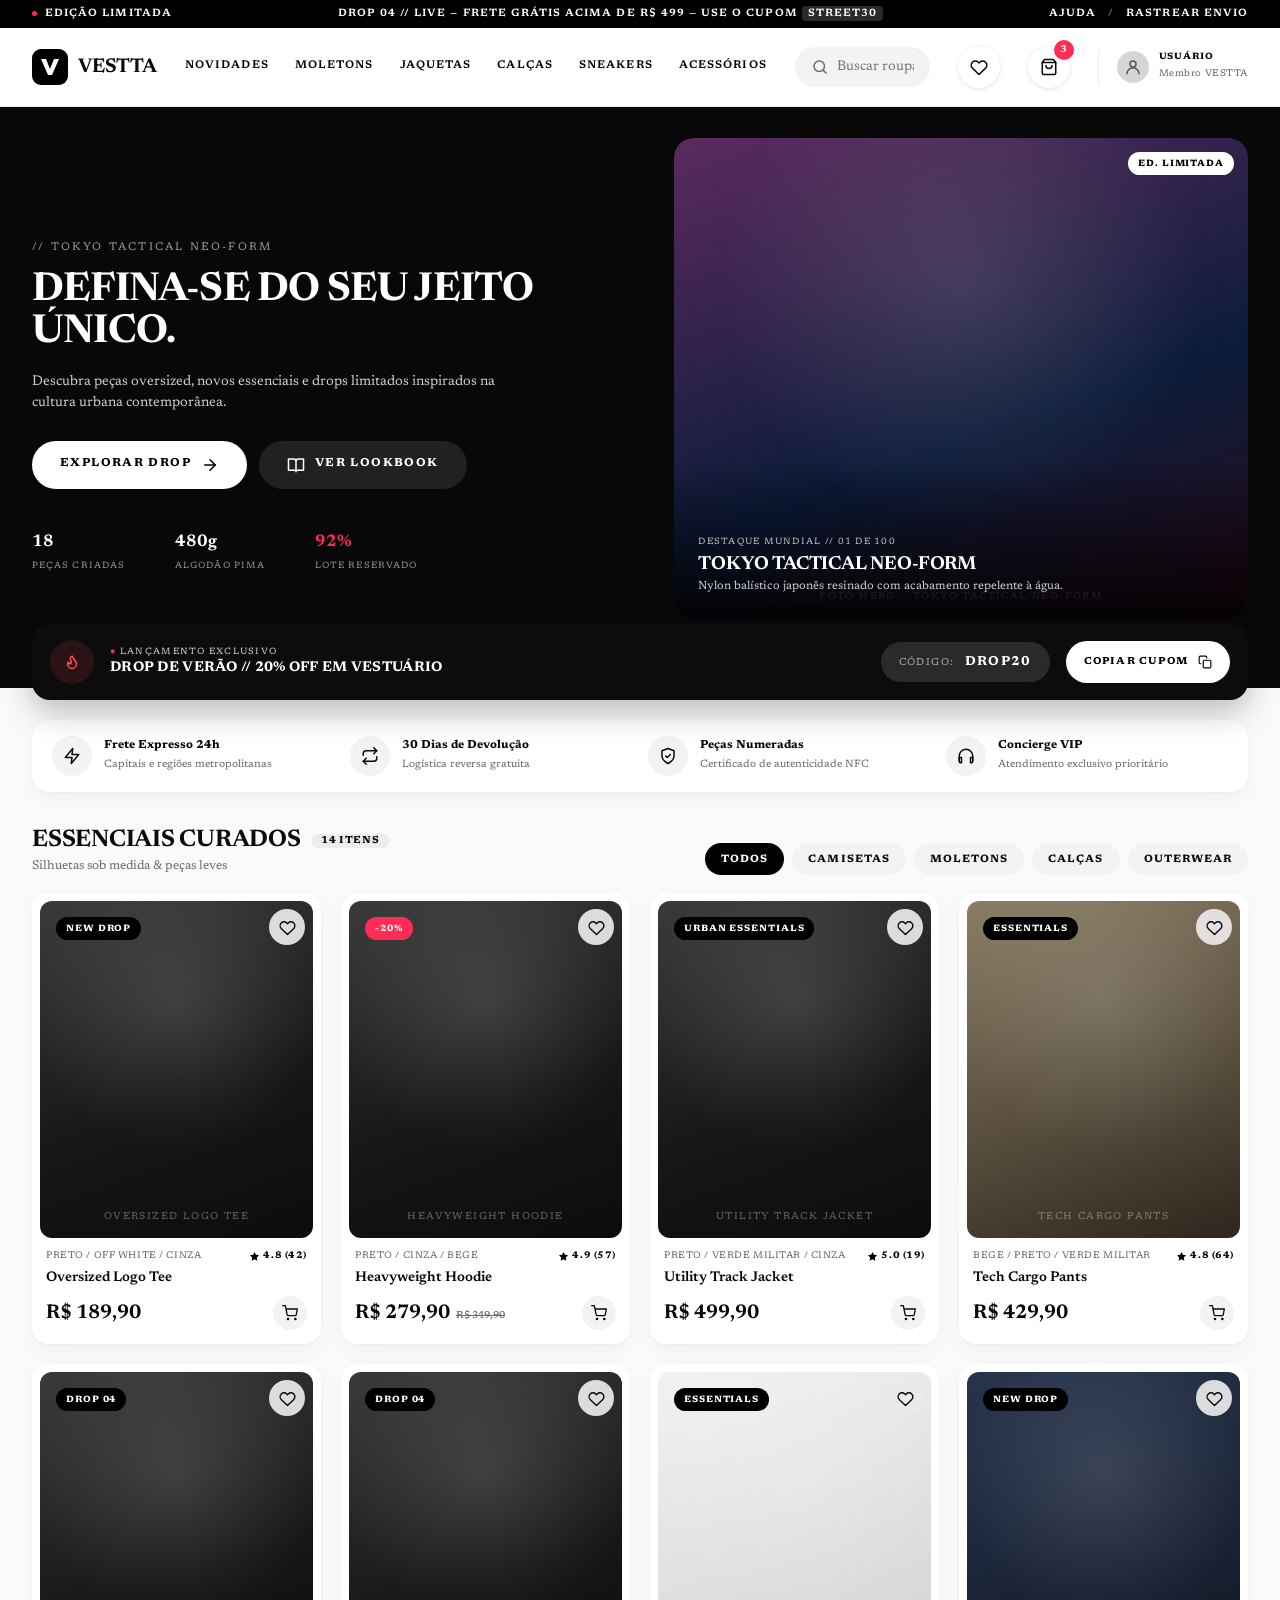
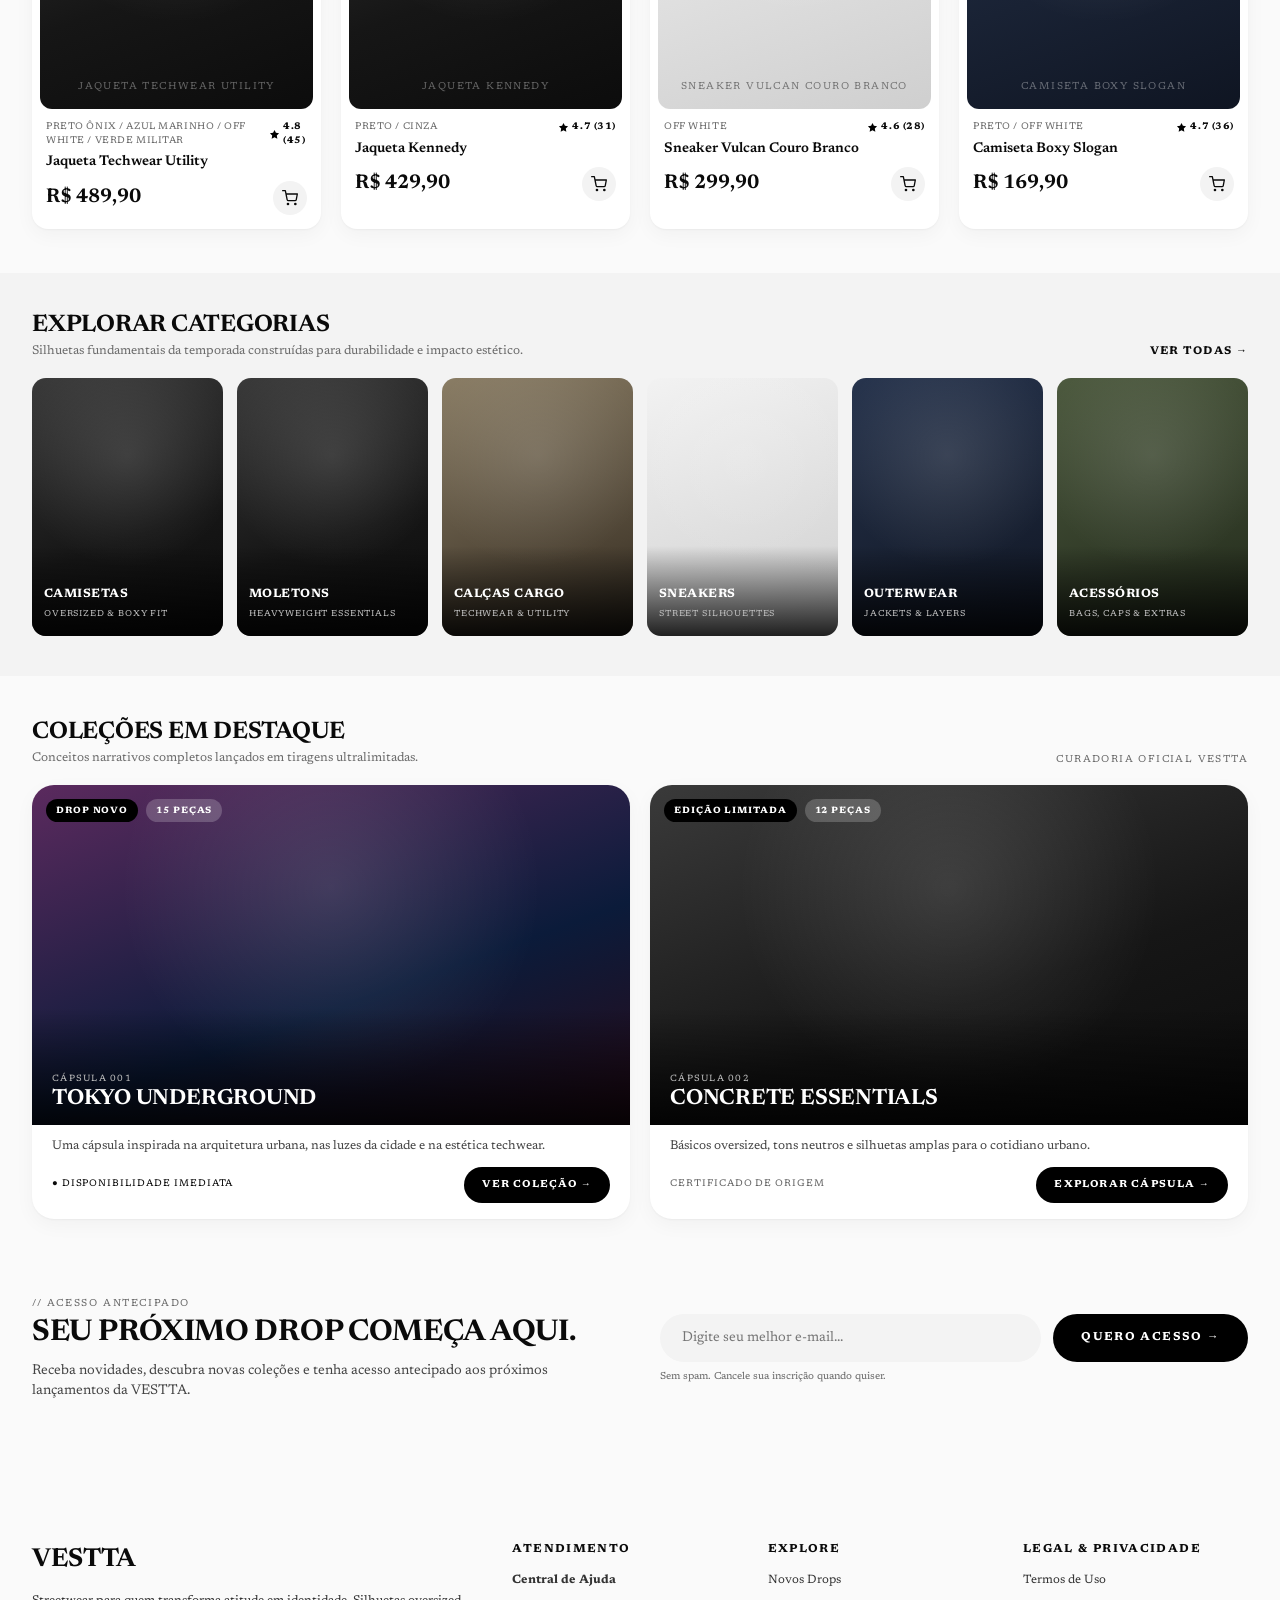
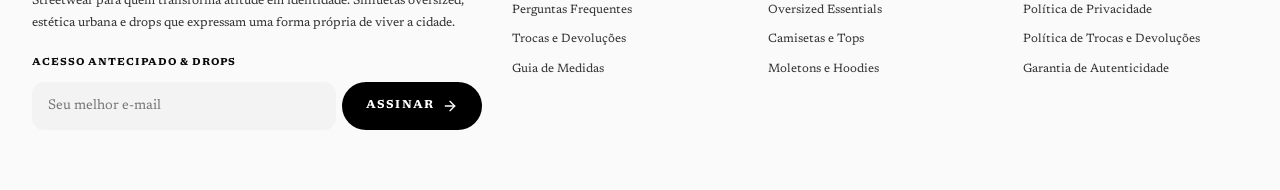
<file: index.html>
<!doctype html>
<html lang="pt-BR">

<head>
  <meta charset="utf-8">
  <meta name="viewport" content="width=device-width,initial-scale=1">
  <title>VESTTA — Streetwear</title>
  <link rel="preconnect" href="https://fonts.googleapis.com">
  <link
    href="https://fonts.googleapis.com/css2?family=Newsreader:opsz,wght@6..72,400;6..72,600;6..72,700&family=Plus+Jakarta+Sans:wght@400;500;600;700;800&display=swap"
    rel="stylesheet">
  <link rel="stylesheet" href="css/style.css">
</head>

<body data-page="home">
  <div id="app-header"></div>

  <main>
    <section class="hero">
      <div class="wrap">
        <div class="txt">
          <div class="eyebrow up">// Tokyo Tactical Neo-Form</div>
          <h1>Defina-se do seu jeito único.</h1>
          <p>Descubra peças oversized, novos essenciais e drops limitados inspirados na cultura urbana contemporânea.
          </p>
          <div class="btns">
            <a class="btn white" href="colecao.html">Explorar drop <svg class="i" viewBox="0 0 24 24">
                <path d="M5 12h14" />
                <path d="m12 5 7 7-7 7" />
              </svg></a>
            <a class="btn ghost" href="colecao.html?cat=jaquetas"><svg class="i" viewBox="0 0 24 24">
                <path d="M2 4h7a3 3 0 0 1 3 3v14a2 2 0 0 0-2-2H2zM22 4h-7a3 3 0 0 0-3 3v14a2 2 0 0 1 2-2h8z" />
              </svg> Ver lookbook</a>
          </div>
          <div class="stats">
            <div><b>18</b><small>Peças criadas</small></div>
            <div><b>480g</b><small>Algodão pima</small></div>
            <div><b class="red">92%</b><small>Lote reservado</small></div>
          </div>
        </div>
        <div class="pic">
          <span class="tag">Ed. Limitada</span>
          <div class="ph neon" style="min-height:480px;position:absolute;inset:0" data-img="1721637686340-de9f8cebda5a"
            data-w="1100"><span>Foto hero — Tokyo Tactical Neo-Form</span></div>
          <div class="cap"><small>Destaque mundial // 01 de 100</small>
            <h3>TOKYO TACTICAL NEO-FORM</h3>
            <p>Nylon balístico japonês resinado com acabamento repelente à água.</p>
          </div>
        </div>
      </div>
    </section>

    <div class="wrap">
      <div class="promo">
        <div class="in">
          <span class="ic"><svg class="i" viewBox="0 0 24 24">
              <path
                d="M8.5 14.5A2.5 2.5 0 0 0 11 12c0-1.4-.5-2-1-3-1-2 .5-4 2-5 .5 2.5 2 4 3.5 5.5s2.5 3 2.5 5a6 6 0 1 1-12 0c0-1 .5-2 1.5-2.5z" />
            </svg></span>
          <div><small>Lançamento exclusivo</small><b>Drop de verão // 20% off em vestuário</b></div>
          <div class="code">Código: <b>DROP20</b></div>
          <button class="btn white sm" id="copy-coupon" style="height:42px">Copiar cupom <svg class="i"
              viewBox="0 0 24 24" style="width:14px;height:14px">
              <rect x="9" y="9" width="13" height="13" rx="2" />
              <path d="M5 15H4a2 2 0 0 1-2-2V4a2 2 0 0 1 2-2h9a2 2 0 0 1 2 2v1" />
            </svg></button>
        </div>
      </div>

      <div class="perks">
        <div class="perk"><span class="ic"><svg class="i" viewBox="0 0 24 24">
              <path d="M13 2 3 14h9l-1 8 10-12h-9z" />
            </svg></span>
          <div><b>Frete Expresso 24h</b><small>Capitais e regiões metropolitanas</small></div>
        </div>
        <div class="perk"><span class="ic"><svg class="i" viewBox="0 0 24 24">
              <path d="m17 1 4 4-4 4" />
              <path d="M3 11V9a4 4 0 0 1 4-4h14M7 23l-4-4 4-4" />
              <path d="M21 13v2a4 4 0 0 1-4 4H3" />
            </svg></span>
          <div><b>30 Dias de Devolução</b><small>Logística reversa gratuita</small></div>
        </div>
        <div class="perk"><span class="ic"><svg class="i" viewBox="0 0 24 24">
              <path d="M12 22s8-4 8-10V5l-8-3-8 3v7c0 6 8 10 8 10z" />
              <path d="m9 12 2 2 4-4" />
            </svg></span>
          <div><b>Peças Numeradas</b><small>Certificado de autenticidade NFC</small></div>
        </div>
        <div class="perk"><span class="ic"><svg class="i" viewBox="0 0 24 24">
              <path d="M3 18v-6a9 9 0 0 1 18 0v6" />
              <path d="M21 19a2 2 0 0 1-2 2h-1v-7h3zM3 19a2 2 0 0 0 2 2h1v-7H3z" />
            </svg></span>
          <div><b>Concierge VIP</b><small>Atendimento exclusivo prioritário</small></div>
        </div>
      </div>

      <section class="sec">
        <div class="sec-head">
          <div>
            <h2 class="h2">Essenciais curados <span class="count"
                style="font-size:10px;vertical-align:middle;margin-left:6px">14 itens</span></h2>
            <p>Silhuetas sob medida &amp; peças leves</p>
          </div>
          <div class="chips" id="home-chips">
            <button class="chip on" data-cat="todos">Todos</button>
            <button class="chip" data-cat="camisetas">Camisetas</button>
            <button class="chip" data-cat="moletons">Moletons</button>
            <button class="chip" data-cat="calcas">Calças</button>
            <button class="chip" data-cat="jaquetas">Outerwear</button>
          </div>
        </div>
        <div class="grid c4" id="home-grid"></div>
      </section>
    </div>

    <section class="band">
      <div class="wrap">
        <div class="sec-head">
          <div>
            <h2 class="h2">Explorar categorias</h2>
            <p>Silhuetas fundamentais da temporada construídas para durabilidade e impacto estético.</p>
          </div><a class="up" href="colecao.html" style="font-size:11px;font-weight:700;letter-spacing:.1em">Ver todas
            →</a>
        </div>
        <div class="cats">
          <a class="cat" href="colecao.html?cat=camisetas">
            <div class="ph" data-img="1626781309887-cdfb9f258c64" data-w="600"><span></span></div>
            <div class="cap"><b>Camisetas</b><small>Oversized &amp; boxy fit</small></div>
          </a>
          <a class="cat" href="colecao.html?cat=moletons">
            <div class="ph" data-img="1569402184083-516dff77c3a4" data-w="600"><span></span></div>
            <div class="cap"><b>Moletons</b><small>Heavyweight essentials</small></div>
          </a>
          <a class="cat" href="colecao.html?cat=calcas">
            <div class="ph sand" data-img="1623596305214-19f21cbf48ee" data-w="600"><span></span></div>
            <div class="cap"><b>Calças cargo</b><small>Techwear &amp; utility</small></div>
          </a>
          <a class="cat" href="colecao.html?cat=tenis">
            <div class="ph light" data-img="1551747777-458b63c6ae38" data-w="600"><span></span></div>
            <div class="cap"><b>Sneakers</b><small>Street silhouettes</small></div>
          </a>
          <a class="cat" href="colecao.html?cat=jaquetas">
            <div class="ph navy" data-img="1660486044177-45cd45bb5e99" data-w="600"><span></span></div>
            <div class="cap"><b>Outerwear</b><small>Jackets &amp; layers</small></div>
          </a>
          <a class="cat" href="colecao.html?cat=acessorios">
            <div class="ph green" data-img="1635650804263-1a1941e14df5" data-w="600"><span></span></div>
            <div class="cap"><b>Acessórios</b><small>Bags, caps &amp; extras</small></div>
          </a>
        </div>
      </div>
    </section>

    <div class="wrap">
      <section class="sec" style="padding-top:44px">
        <div class="sec-head">
          <div>
            <h2 class="h2">Coleções em destaque</h2>
            <p>Conceitos narrativos completos lançados em tiragens ultralimitadas.</p>
          </div><span class="label up" style="letter-spacing:.14em">Curadoria oficial VESTTA</span>
        </div>
        <div class="cols">
          <div class="col">
            <div class="pic">
              <div class="ph neon" style="position:absolute;inset:0" data-img="1721637686340-de9f8cebda5a"
                data-w="1000"><span></span></div>
              <div class="t"><span class="tag">Drop novo</span><span class="tag"
                  style="background:rgba(255,255,255,.2)">15 peças</span></div>
              <div class="cap"><small>Cápsula 001</small>
                <h3>Tokyo Underground</h3>
              </div>
            </div>
            <p class="d">Uma cápsula inspirada na arquitetura urbana, nas luzes da cidade e na estética techwear.</p>
            <div class="foot"><span>● Disponibilidade imediata</span><a class="btn sm" href="colecao.html">Ver coleção
                →</a></div>
          </div>
          <div class="col">
            <div class="pic">
              <div class="ph" style="position:absolute;inset:0" data-img="1586396847415-2c76ae7e79fc" data-w="1000">
                <span></span></div>
              <div class="t"><span class="tag">Edição limitada</span><span class="tag"
                  style="background:rgba(255,255,255,.2)">12 peças</span></div>
              <div class="cap"><small>Cápsula 002</small>
                <h3>Concrete Essentials</h3>
              </div>
            </div>
            <p class="d">Básicos oversized, tons neutros e silhuetas amplas para o cotidiano urbano.</p>
            <div class="foot"><span style="color:#666">Certificado de origem</span><a class="btn sm"
                href="colecao.html?cat=camisetas">Explorar cápsula →</a></div>
          </div>
        </div>
      </section>

      <section class="news">
        <div class="in">
          <div>
            <div class="label" style="letter-spacing:.16em">// Acesso antecipado</div>
            <h2>Seu próximo drop começa aqui.</h2>
            <p>Receba novidades, descubra novas coleções e tenha acesso antecipado aos próximos lançamentos da VESTTA.
            </p>
          </div>
          <div>
            <form id="news-form"><input type="email" required placeholder="Digite seu melhor e-mail..."
                aria-label="E-mail"><button class="btn">Quero acesso →</button></form><small>Sem spam. Cancele sua
              inscrição quando quiser.</small>
          </div>
        </div>
      </section>
    </div>
  </main>

  <div id="app-footer"></div>
  <script src="js/script.js"></script>
</body>

</html>
</file>
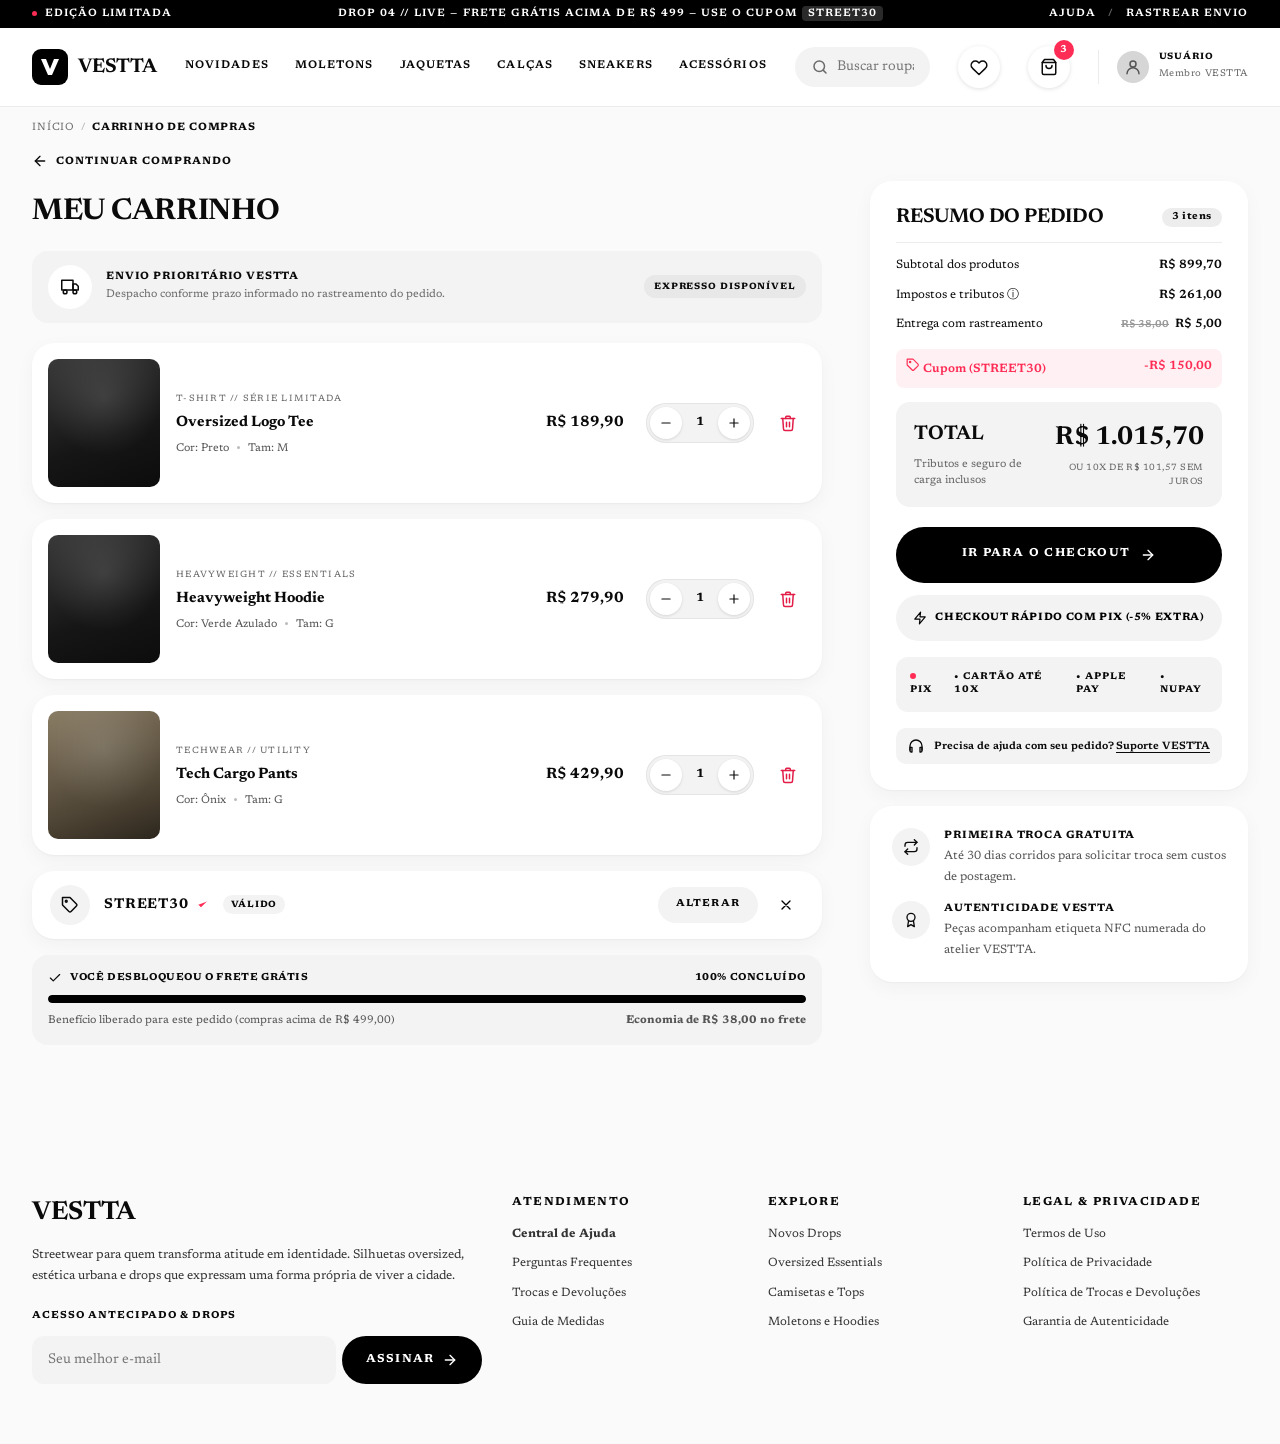
<file: carrinho.html>
<!doctype html>
<html lang="pt-BR">

<head>
    <meta charset="utf-8">
    <meta name="viewport" content="width=device-width,initial-scale=1">
    <title>Carrinho — VESTTA</title>
    <link
        href="https://fonts.googleapis.com/css2?family=Newsreader:opsz,wght@6..72,400;6..72,600;6..72,700&family=Plus+Jakarta+Sans:wght@400;500;600;700;800&display=swap"
        rel="stylesheet">
    <link rel="stylesheet" href="css/style.css">
</head>

<body data-page="carrinho">
    <div id="app-header"></div>
    <main id="cart"></main>
    <div id="app-footer"></div>
    <script src="js/script.js"></script>
</body>

</html>
</file>
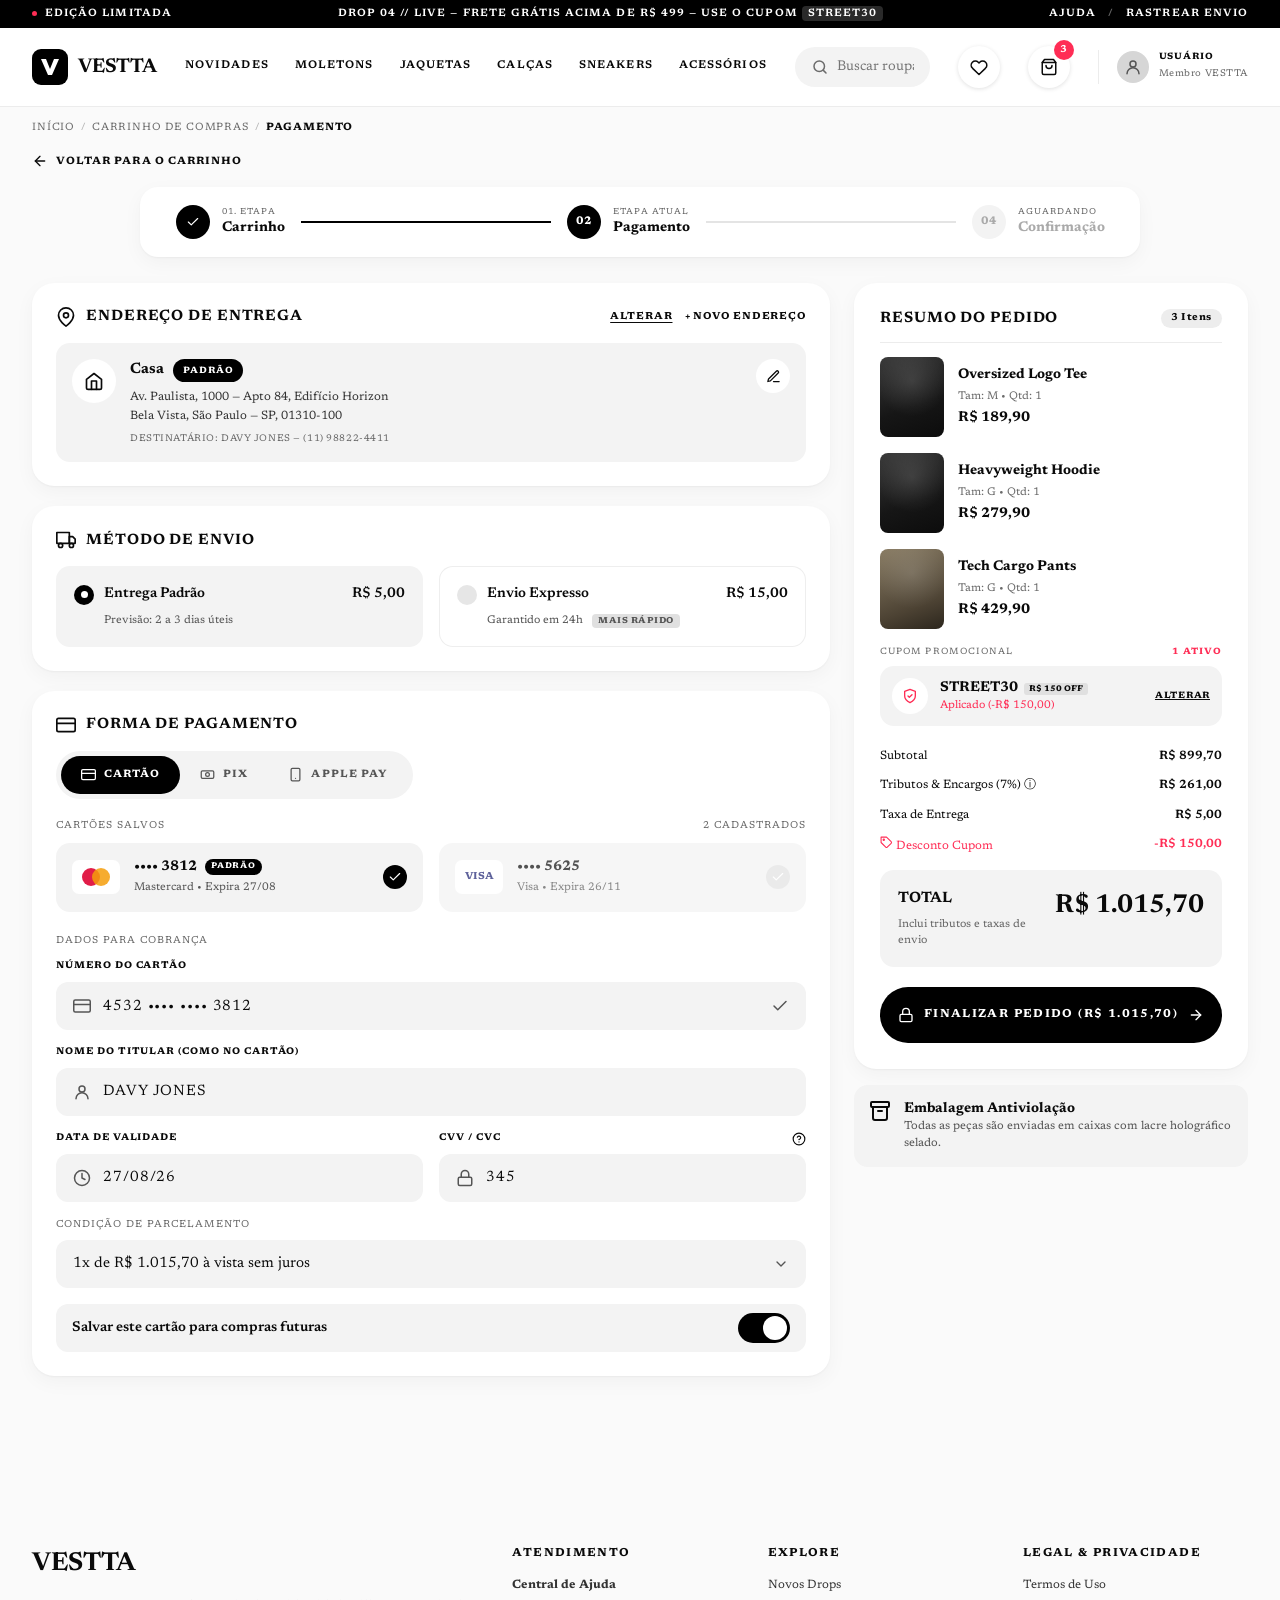
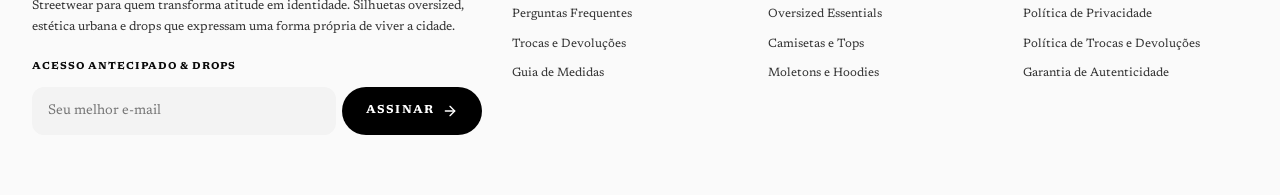
<file: checkout.html>
<!doctype html>
<html lang="pt-BR">

<head>
    <meta charset="utf-8">
    <meta name="viewport" content="width=device-width,initial-scale=1">
    <title>Pagamento — VESTTA</title>
    <link
        href="https://fonts.googleapis.com/css2?family=Newsreader:opsz,wght@6..72,400;6..72,600;6..72,700&family=Plus+Jakarta+Sans:wght@400;500;600;700;800&display=swap"
        rel="stylesheet">
    <link rel="stylesheet" href="css/style.css">
</head>

<body data-page="checkout">
    <div id="app-header"></div>
    <main id="co"></main>
    <div id="app-footer"></div>
    <script src="js/script.js"></script>
</body>

</html>
</file>
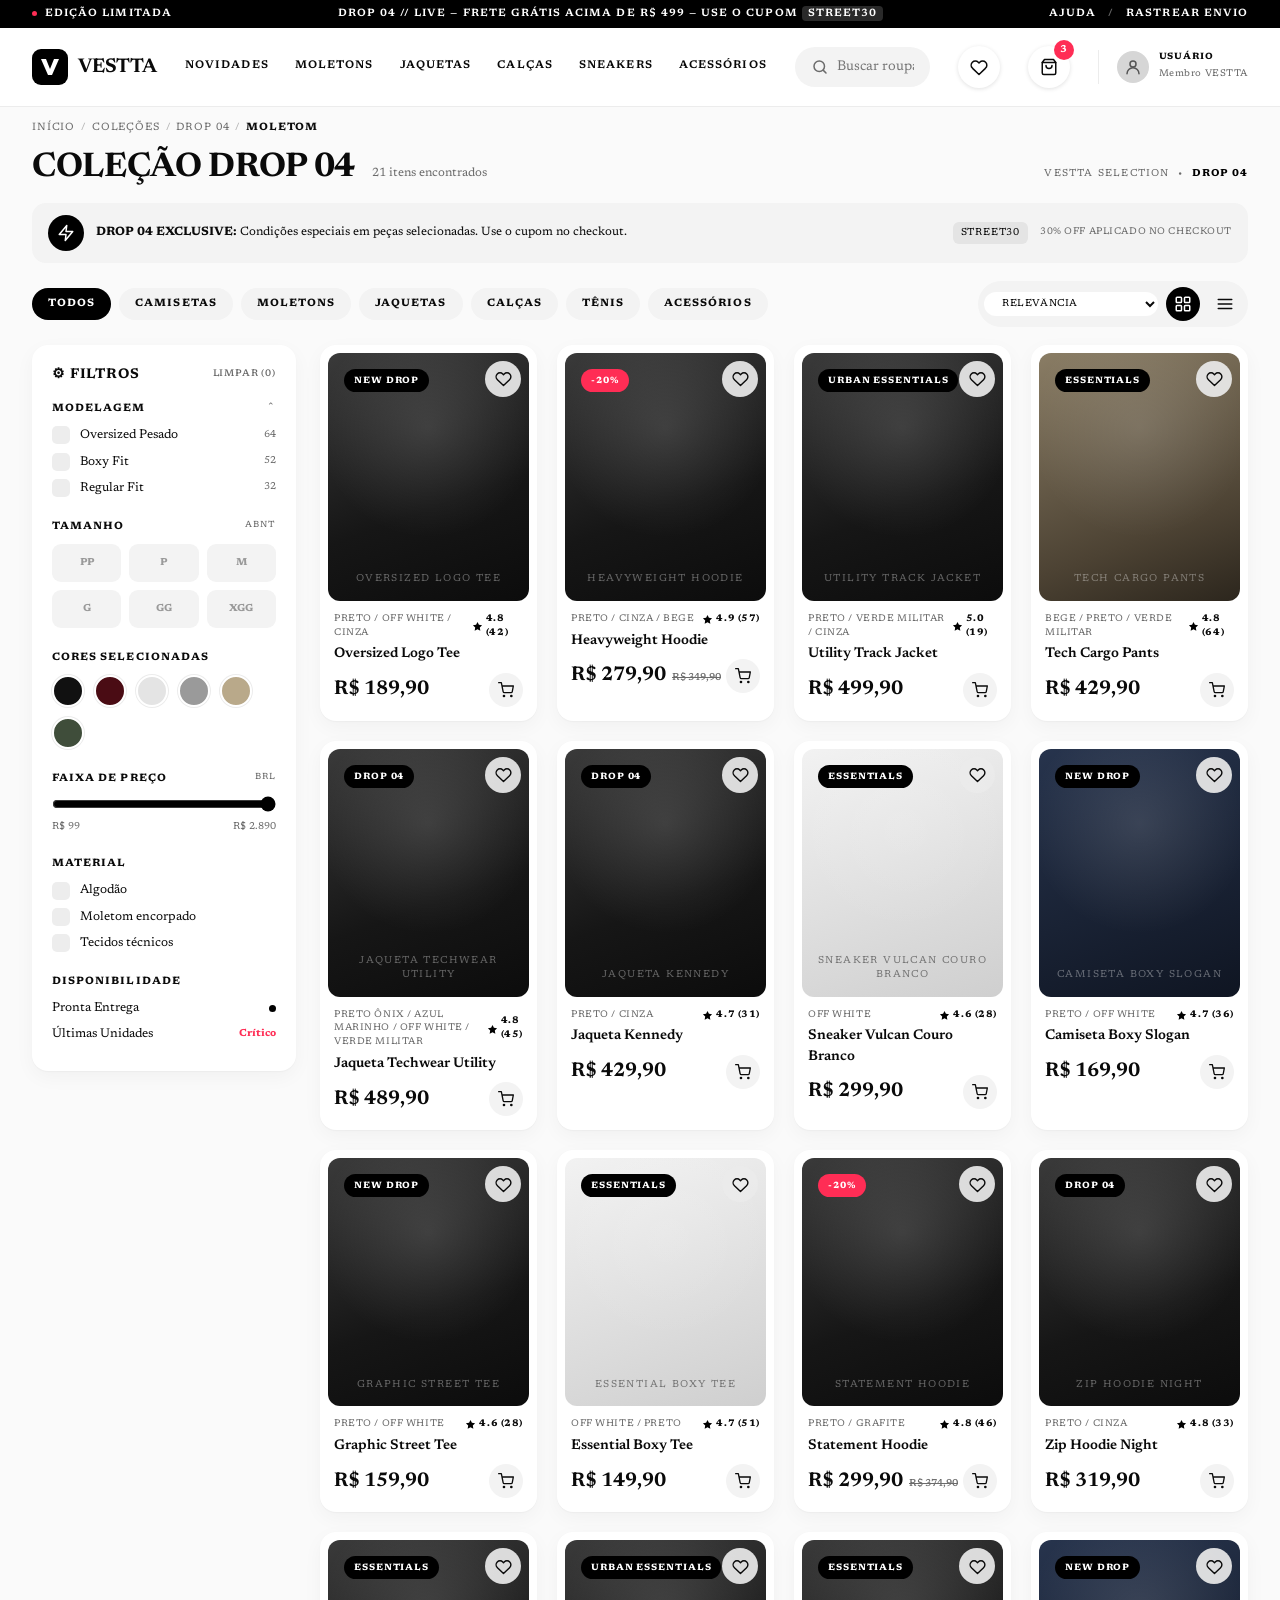
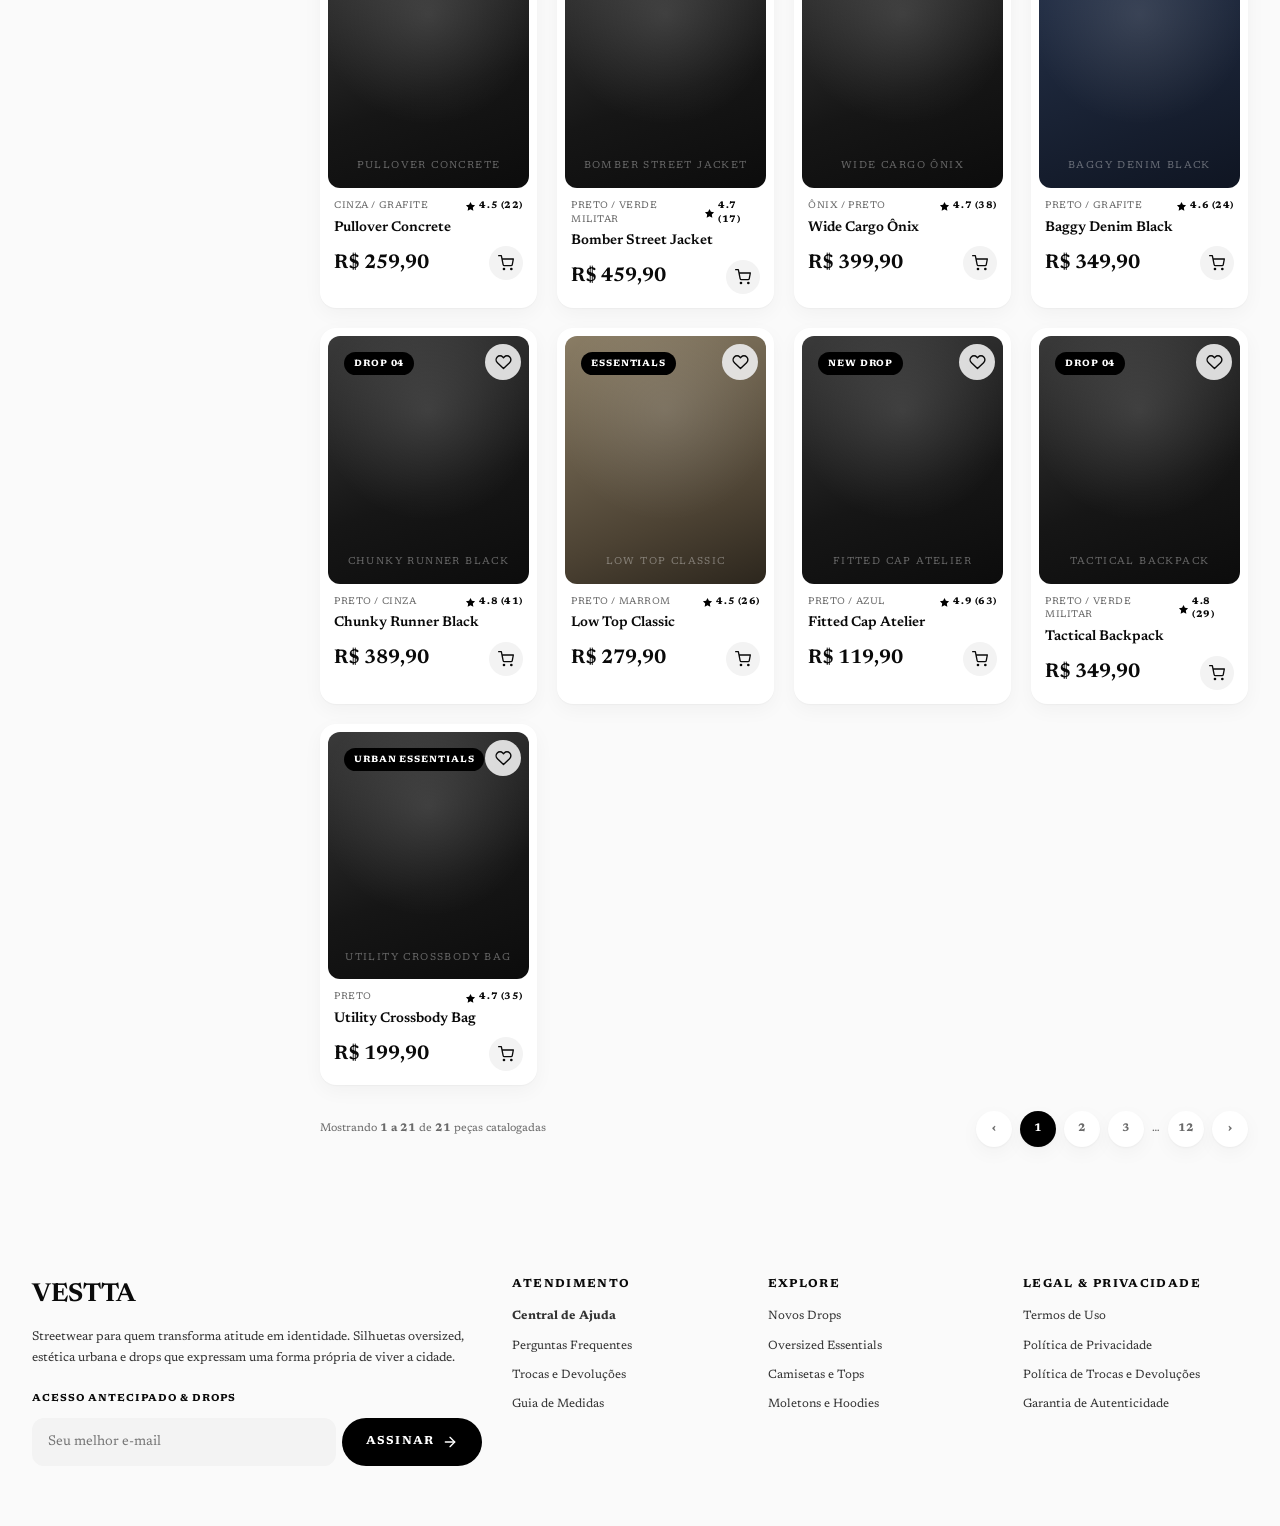
<file: colecao.html>
<!doctype html>
<html lang="pt-BR">

<head>
  <meta charset="utf-8">
  <meta name="viewport" content="width=device-width,initial-scale=1">
  <title>Coleção — VESTTA</title>
  <link
    href="https://fonts.googleapis.com/css2?family=Newsreader:opsz,wght@6..72,400;6..72,600;6..72,700&family=Plus+Jakarta+Sans:wght@400;500;600;700;800&display=swap"
    rel="stylesheet">
  <link rel="stylesheet" href="css/style.css">
</head>

<body data-page="colecao">
  <div id="app-header"></div>

  <main class="wrap">
    <div class="crumbs"><a href="index.html">Início</a><span>/</span><a href="colecao.html">Coleções</a><span>/</span><a
        href="colecao.html">Drop 04</a><span>/</span><b>Moletom</b></div>
    <div class="page-title">
      <h1><span id="list-title">Coleção Drop 04</span> <small id="list-count"></small></h1>
      <span class="label up" style="letter-spacing:.12em">Vestta Selection &nbsp;•&nbsp; <b style="color:#000">Drop
          04</b></span>
    </div>

    <div class="notice">
      <span class="ic"><svg class="i" viewBox="0 0 24 24">
          <path d="M13 2 3 14h9l-1 8 10-12h-9z" />
        </svg></span>
      <span><b>DROP 04 EXCLUSIVE:</b> Condições especiais em peças selecionadas. Use o cupom no checkout.</span>
      <code>STREET30</code><small>30% off aplicado no checkout</small>
    </div>

    <div class="toolbar">
      <div class="chips" id="list-tabs">
        <button class="chip" data-cat="todos">Todos</button>
        <button class="chip" data-cat="camisetas">Camisetas</button>
        <button class="chip" data-cat="moletons">Moletons</button>
        <button class="chip" data-cat="jaquetas">Jaquetas</button>
        <button class="chip" data-cat="calcas">Calças</button>
        <button class="chip" data-cat="tenis">Tênis</button>
        <button class="chip" data-cat="acessorios">Acessórios</button>
      </div>
      <div class="right">
        <button class="chip" id="q-chip" style="background:#e8e8e8;color:#000;font-size:10px;height:30px;display:none">⌕
          <span style="margin:0 6px"></span> ✕</button>
        <button class="chip m-only" id="open-filters" type="button">⚙ Filtros</button>
        <select id="sort" aria-label="Ordenar">
          <option value="relevancia">Relevância</option>
          <option value="menor">Menor preço</option>
          <option value="maior">Maior preço</option>
          <option value="avaliacao">Melhor avaliação</option>
        </select>
        <button class="seg on" aria-label="Grade"><svg class="i" viewBox="0 0 24 24">
            <rect x="3" y="3" width="7" height="7" rx="1" />
            <rect x="14" y="3" width="7" height="7" rx="1" />
            <rect x="3" y="14" width="7" height="7" rx="1" />
            <rect x="14" y="14" width="7" height="7" rx="1" />
          </svg></button>
        <button class="seg" aria-label="Lista"><svg class="i" viewBox="0 0 24 24">
            <path d="M3 6h18M3 12h18M3 18h18" />
          </svg></button>
      </div>
    </div>

    <div class="layout">
      <aside class="filters">
        <div class="hd"><span>⚙ Filtros</span><small id="clear">LIMPAR (0)</small></div>
        <div class="fg">
          <h4>Modelagem <small>⌃</small></h4>
          <label class="chk"><input type="checkbox" data-fit="Oversized Pesado">Oversized Pesado<em>64</em></label>
          <label class="chk"><input type="checkbox" data-fit="Boxy Fit">Boxy Fit<em>52</em></label>
          <label class="chk"><input type="checkbox" data-fit="Regular Fit">Regular Fit<em>32</em></label>
        </div>
        <div class="fg">
          <h4>Tamanho <small>ABNT</small></h4>
          <div class="sizes" id="fsizes"><button class="size">PP</button><button class="size">P</button><button
              class="size">M</button><button class="size">G</button><button class="size">GG</button><button
              class="size">XGG</button></div>
        </div>
        <div class="fg">
          <h4>Cores selecionadas</h4>
          <div class="swatches" id="fcolors">
            <button class="sw" data-c="Preto" style="background:#111"><svg class="i" viewBox="0 0 24 24">
                <path d="M20 6 9 17l-5-5" />
              </svg></button>
            <button class="sw" data-c="Marrom" style="background:#4a0c14"><svg class="i" viewBox="0 0 24 24">
                <path d="M20 6 9 17l-5-5" />
              </svg></button>
            <button class="sw light" data-c="Off" style="background:#e4e4e4"><svg class="i" viewBox="0 0 24 24">
                <path d="M20 6 9 17l-5-5" />
              </svg></button>
            <button class="sw" data-c="Cinza" style="background:#9a9a9a"><svg class="i" viewBox="0 0 24 24">
                <path d="M20 6 9 17l-5-5" />
              </svg></button>
            <button class="sw" data-c="Bege" style="background:#b9a98a"><svg class="i" viewBox="0 0 24 24">
                <path d="M20 6 9 17l-5-5" />
              </svg></button>
            <button class="sw" data-c="Verde" style="background:#3f4d3a"><svg class="i" viewBox="0 0 24 24">
                <path d="M20 6 9 17l-5-5" />
              </svg></button>
          </div>
        </div>
        <div class="fg">
          <h4>Faixa de preço <small>BRL</small></h4>
          <input type="range" id="frange" min="99" max="2890" value="2890">
          <div class="range-l"><span>R$ 99</span><span id="frange-max">R$ 2.890</span></div>
        </div>
        <div class="fg">
          <h4>Material</h4>
          <label class="chk"><input type="checkbox">Algodão</label>
          <label class="chk"><input type="checkbox">Moletom encorpado</label>
          <label class="chk"><input type="checkbox">Tecidos técnicos</label>
        </div>
        <div class="fg" style="margin:0">
          <h4>Disponibilidade</h4>
          <div class="chk" style="justify-content:space-between;cursor:default"><span>Pronta Entrega</span><span
              style="width:7px;height:7px;border-radius:50%;background:#000"></span></div>
          <div class="chk" style="justify-content:space-between;cursor:default"><span>Últimas Unidades</span><span
              style="font-size:10px;color:var(--accent);font-weight:700">Crítico</span></div>
        </div>
      </aside>

      <section>
        <div class="grid c4" id="list-grid" style="grid-template-columns:repeat(auto-fill,minmax(210px,1fr))"></div>
        <div class="pager">
          <span id="list-show"></span>
          <div class="p"><button>‹</button><button class="on">1</button><button>2</button><button>3</button><span
              style="align-self:center">…</span><button>12</button><button>›</button></div>
        </div>
      </section>
    </div>
  </main>

  <div id="app-footer"></div>
  <script src="js/script.js"></script>
</body>

</html>
</file>
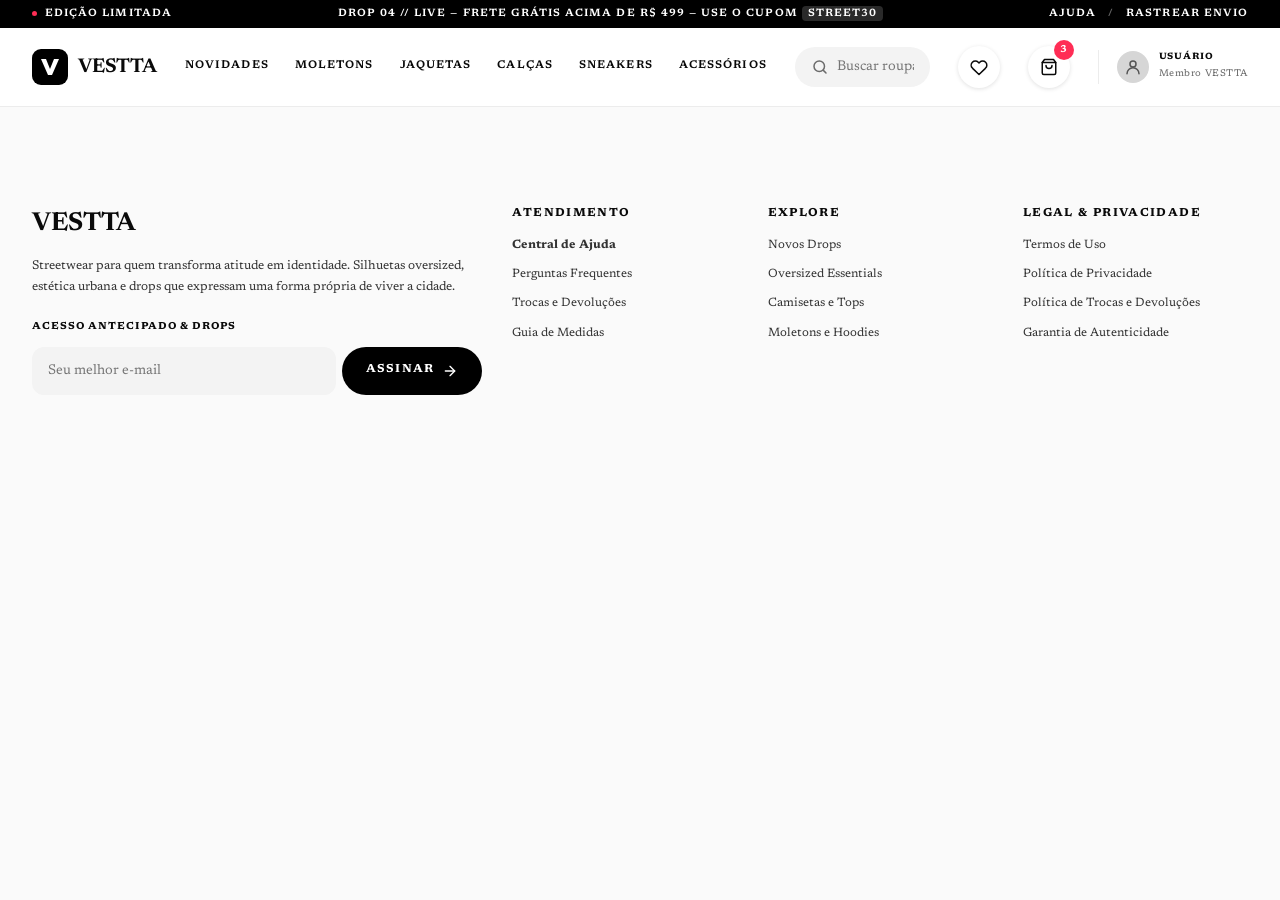
<file: configuracoes.html>
<!doctype html>
<html lang="pt-BR">
<head>
<meta charset="utf-8">
<meta name="viewport" content="width=device-width,initial-scale=1">
<title>Configurações — VESTTA</title>
<link href="https://fonts.googleapis.com/css2?family=Newsreader:opsz,wght@6..72,400;6..72,600;6..72,700&family=Plus+Jakarta+Sans:wght@400;500;600;700;800&display=swap" rel="stylesheet">
<link rel="stylesheet" href="css/style.css">
</head>
<body data-page="configuracoes">
<div id="app-header"></div>
<main id="acct"></main>
<div id="app-footer"></div>
<script src="js/script.js"></script>
</body>
</html>
</file>
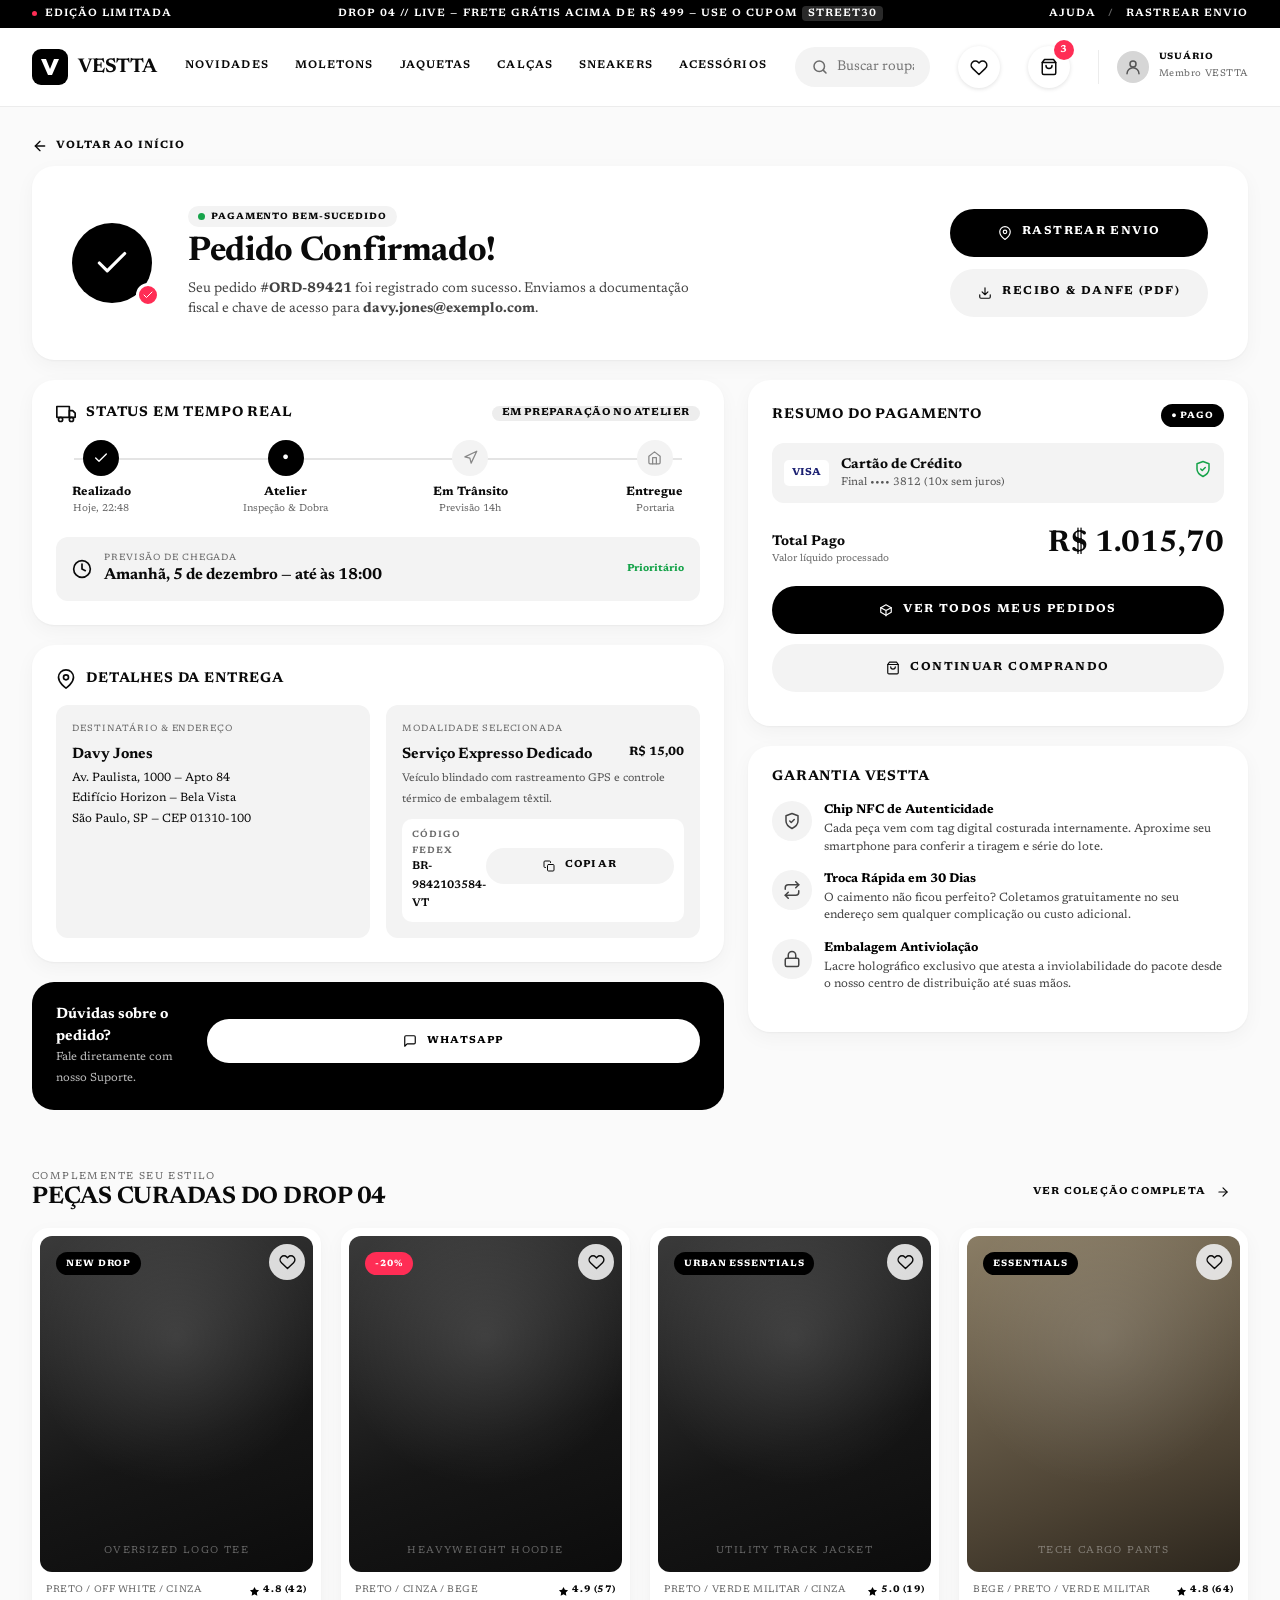
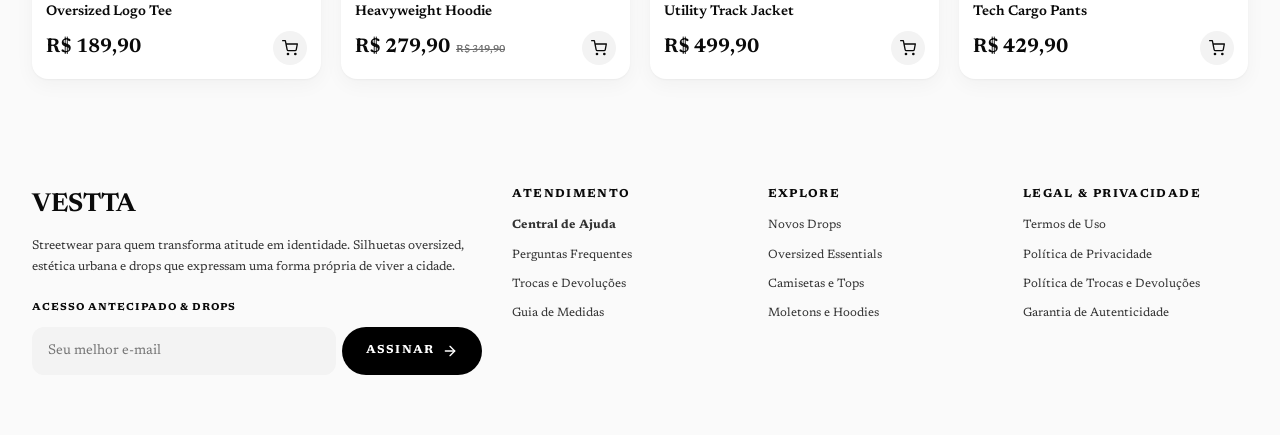
<file: confirmacao.html>
<!doctype html>
<html lang="pt-BR">

<head>
    <meta charset="utf-8">
    <meta name="viewport" content="width=device-width,initial-scale=1">
    <title>Pedido confirmado — VESTTA</title>
    <link
        href="https://fonts.googleapis.com/css2?family=Newsreader:opsz,wght@6..72,400;6..72,600;6..72,700&family=Plus+Jakarta+Sans:wght@400;500;600;700;800&display=swap"
        rel="stylesheet">
    <link rel="stylesheet" href="css/style.css">
</head>

<body data-page="confirmacao">
    <div id="app-header"></div>
    <main id="conf"></main>
    <div id="app-footer"></div>
    <script src="js/script.js"></script>
</body>

</html>
</file>
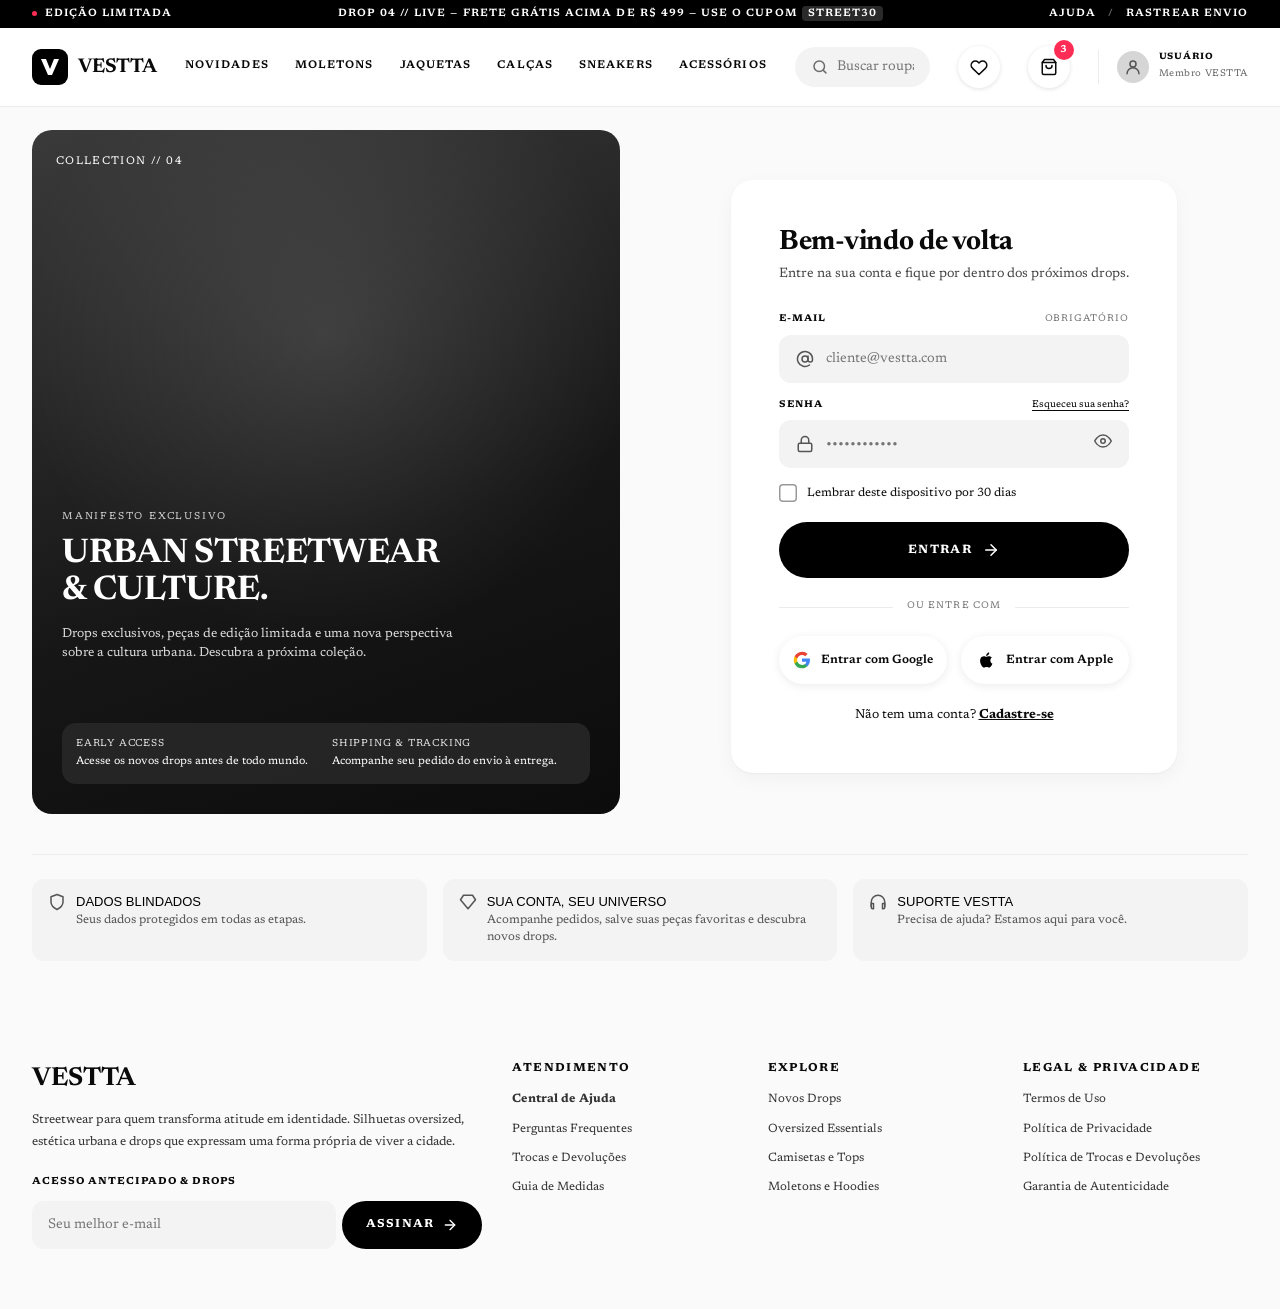
<file: conta.html>
<!doctype html>
<html lang="pt-BR">

<head>
  <meta charset="utf-8">
  <meta name="viewport" content="width=device-width,initial-scale=1">
  <title>Entrar — VESTTA</title>
  <link
    href="https://fonts.googleapis.com/css2?family=Newsreader:opsz,wght@6..72,400;6..72,600;6..72,700&family=Plus+Jakarta+Sans:wght@400;500;600;700;800&display=swap"
    rel="stylesheet">
  <link rel="stylesheet" href="css/style.css">
</head>

<body data-page="conta">
  <div id="app-header"></div>

  <main class="wrap">
    <section data-view="login">
      <div class="auth">
        <div class="hero-l">
          <div class="bg">
            <div class="ph" style="position:absolute;inset:0" data-img="1523398002811-999ca8dec234" data-w="1000">
              <span></span></div>
          </div>
          <div class="top">Collection // 04</div>
          <div class="c">
            <small>Manifesto exclusivo</small>
            <h2>URBAN STREETWEAR<br>&amp; CULTURE.</h2>
            <p>Drops exclusivos, peças de edição limitada e uma nova perspectiva sobre a cultura urbana. Descubra a
              próxima coleção.</p>
            <div class="f">
              <div><small>EARLY ACCESS</small>Acesse os novos drops antes de todo mundo.</div>
              <div><small>SHIPPING &amp; TRACKING</small>Acompanhe seu pedido do envio à entrega.</div>
            </div>
          </div>
        </div>

        <div class="formcard">
          <h1>Bem-vindo de volta</h1>
          <p class="sub">Entre na sua conta e fique por dentro dos próximos drops.</p>
          <form id="lg-form" novalidate>
            <div class="field">
              <label style="display:flex;justify-content:space-between">E-mail <span
                  style="font-weight:400;color:#777">OBRIGATÓRIO</span></label>
              <div class="in"><svg class="i" viewBox="0 0 24 24">
                  <circle cx="12" cy="12" r="4" />
                  <path d="M16 8v5a3 3 0 0 0 6 0v-1a10 10 0 1 0-4 8" />
                </svg><input id="lg-email" type="email" placeholder="cliente@vestta.com" autocomplete="email"></div>
            </div>
            <div class="field">
              <label style="display:flex;justify-content:space-between">Senha <a class="link" href="#"
                  style="font-weight:400;text-transform:none;letter-spacing:0">Esqueceu sua senha?</a></label>
              <div class="in"><svg class="i" viewBox="0 0 24 24">
                  <rect x="3" y="11" width="18" height="11" rx="2" />
                  <path d="M7 11V7a5 5 0 0 1 10 0v4" />
                </svg><input id="lg-pw" type="password" placeholder="••••••••••••"
                  autocomplete="current-password"><button type="button" id="lg-toggle" aria-label="Mostrar senha"><svg
                    class="i" viewBox="0 0 24 24">
                    <path d="M1 12s4-8 11-8 11 8 11 8-4 8-11 8S1 12 1 12z" />
                    <circle cx="12" cy="12" r="3" />
                  </svg></button></div>
            </div>
            <label class="rem"><input type="checkbox">Lembrar deste dispositivo por 30 dias</label>
            <button class="btn lg" type="submit">Entrar <svg class="i" viewBox="0 0 24 24">
                <path d="M5 12h14" />
                <path d="m12 5 7 7-7 7" />
              </svg></button>
          </form>
          <div class="or">Ou entre com</div>
          <div class="social">
            <button type="button"><svg width="18" height="18" viewBox="0 0 24 24">
                <path fill="#4285F4"
                  d="M22.6 12.2c0-.8-.1-1.5-.2-2.2H12v4.2h5.9a5 5 0 0 1-2.2 3.3v2.7h3.5c2.1-1.9 3.4-4.700 3.400-8z" />
                <path fill="#34A853"
                  d="M12 23c3 0 5.400-1 7.200-2.700l-3.500-2.700c-1 .7-2.200 1-3.700 1-2.900 0-5.300-1.900-6.200-4.500H2.200v2.800A11 11 0 0 0 12 23z" />
                <path fill="#FBBC05" d="M5.800 14.100a6.600 6.600 0 0 1 0-4.200V7.100H2.200a11 11 0 0 0 0 9.800z" />
                <path fill="#EA4335"
                  d="M12 5.400c1.600 0 3.100.6 4.300 1.700l3.200-3.200A11 11 0 0 0 2.200 7.100l3.600 2.800C6.700 7.300 9.100 5.400 12 5.400z" />
              </svg>Entrar com Google</button>
            <button type="button"><svg width="18" height="18" viewBox="0 0 24 24">
                <path
                  d="M16.400 12.600c0-2.500 2-3.700 2.100-3.800-1.200-1.700-3-1.900-3.600-1.900-1.500-.2-3 .9-3.800.9s-2-.9-3.300-.9c-1.700 0-3.300 1-4.200 2.500-1.800 3.100-.5 7.700 1.300 10.200.9 1.200 1.900 2.600 3.200 2.500 1.300-.1 1.800-.8 3.300-.8s2 .8 3.300.8c1.400 0 2.300-1.200 3.100-2.500 1-1.400 1.400-2.800 1.400-2.900-.1 0-2.800-1.100-2.800-4.100zM13.900 5.100c.7-.9 1.200-2 1-3.200-1 0-2.300.7-3 1.600-.7.800-1.200 2-1.100 3.100 1.100.1 2.300-.6 3.100-1.500z" />
              </svg>Entrar com Apple</button>
          </div>
          <p class="swap">Não tem uma conta? <a href="#cadastro">Cadastre-se</a></p>
        </div>
      </div>

      <div class="trio">
        <div><svg class="i" viewBox="0 0 24 24">
            <path d="M12 22s8-4 8-10V5l-8-3-8 3v7c0 6 8 10 8 10z" />
          </svg>
          <div><b>Dados blindados</b>Seus dados protegidos em todas as etapas.</div>
        </div>
        <div><svg class="i" viewBox="0 0 24 24">
            <path d="m6 3-4 6 10 12L22 9l-4-6z" />
          </svg>
          <div><b>Sua conta, seu universo</b>Acompanhe pedidos, salve suas peças favoritas e descubra novos drops.</div>
        </div>
        <div><svg class="i" viewBox="0 0 24 24">
            <path d="M3 18v-6a9 9 0 0 1 18 0v6" />
            <path d="M21 19a2 2 0 0 1-2 2h-1v-7h3zM3 19a2 2 0 0 0 2 2h1v-7H3z" />
          </svg>
          <div><b>Suporte VESTTA</b>Precisa de ajuda? Estamos aqui para você.</div>
        </div>
      </div>
    </section>
    <section data-view="cadastro" hidden>
      <div style="display:flex;justify-content:space-between;align-items:center">
        <a class="back" href="colecao.html"><svg class="i" viewBox="0 0 24 24" style="width:16px;height:16px">
            <path d="M19 12H5" />
            <path d="m12 19-7-7 7-7" />
          </svg> Voltar à coleção</a>
        <span class="label up">● Drop 04 // Inscrições abertas</span>
      </div>

      <div class="join">
        <div class="l">
          <div class="t"><span>VESTTA Community / Drop 04</span><span style="background:none;font-weight:400">Capítulo
              nº 04</span></div>
          <h2>Entre para a cultura VESTTA</h2>
          <p>Faça parte de uma comunidade que vive a cultura urbana. Descubra novas coleções, peças oversized e
            lançamentos exclusivos.</p>
          <div class="b"><span class="ic"><svg class="i" viewBox="0 0 24 24">
                <circle cx="12" cy="13" r="8" />
                <path d="M12 9v4l2 2M9 2h6" />
              </svg></span>
            <div><b>Acesso Antecipado aos Drops</b><small>Descubra os lançamentos antes da abertura geral, quando esse
                benefício estiver disponível.</small></div>
          </div>
          <div class="b"><span class="ic"><svg class="i" viewBox="0 0 24 24">
                <path d="M1 3h15v13H1z" />
                <path d="M16 8h4l3 3v5h-7z" />
                <circle cx="5.500" cy="18.500" r="2.500" />
                <circle cx="18.500" cy="18.500" r="2.500" />
              </svg></span>
            <div><b>Frete e rastreamento</b><small>Acompanhe seus pedidos e consulte as condições de entrega.</small>
            </div>
          </div>
          <div class="b"><span class="ic"><svg class="i" viewBox="0 0 24 24">
                <path d="M9 3 5 6l-3-1v6l3-1v11h14V10l3 1V5l-3 1-4-3a3 3 0 0 1-6 0z" />
              </svg></span>
            <div><b>Oversized essentials</b><small>Conheça camisetas, moletons e outras peças de modelagem
                urbana.</small></div>
          </div>
          <div class="b"><span class="ic"><svg class="i" viewBox="0 0 24 24">
                <path d="m21 8-9-5-9 5v8l9 5 9-5z" />
                <path d="m3 8 9 5 9-5M12 13v9" />
              </svg></span>
            <div><b>VESTTA Community</b><small>Fique por dentro das novidades e acompanhe a evolução da marca.</small>
            </div>
          </div>
          <div class="ft"><span>✓ Certificado de autenticidade VESTTA</span><span style="color:#777">Secure ID //
              0844</span></div>
        </div>

        <div class="r">
          <div class="eb">Join the community</div>
          <h1>Crie sua conta VESTTA</h1>
          <p style="color:#333;margin-bottom:22px">Cadastre-se para acompanhar os drops, lançamentos e novidades.</p>
          <form id="cd-form" novalidate>
            <div class="field"><label>Seu nome</label>
              <div class="in"><input id="cd-nome" placeholder="Como podemos te chamar?" autocomplete="name"></div>
            </div>
            <div class="field"><label>E-mail</label>
              <div class="in"><input id="cd-email" type="email" placeholder="email@exemplo.com" autocomplete="email">
              </div>
            </div>
            <div class="field" style="margin-bottom:0"><label style="display:flex;justify-content:space-between">Senha
                <span style="font-weight:400;color:#666;letter-spacing:0;text-transform:none">Mín. 8
                  caracteres</span></label>
              <div class="in"><input id="cd-pw" type="password" value="V3stt@Atelier2025!"
                  autocomplete="new-password"><button type="button" id="cd-toggle" aria-label="Mostrar senha"><svg
                    class="i" viewBox="0 0 24 24">
                    <path d="M1 12s4-8 11-8 11 8 11 8-4 8-11 8S1 12 1 12z" />
                    <circle cx="12" cy="12" r="3" />
                  </svg></button></div>
            </div>
            <div class="strength"><i></i><i></i><i></i><i></i></div>
            <div class="hint"><span>Recomendado incluir letras maiúsculas, dígitos e símbolos.</span><b id="str"
                style="letter-spacing:.08em"></b></div>
            <label class="terms rem" style="margin:6px 0 22px"><input type="checkbox" id="cd-terms" checked><span>Ao
                criar uma conta, você concorda com nossos <a href="#">Termos de Serviço</a> e <a href="#">Política de
                  Privacidade</a>.</span></label>
            <button class="btn lg" type="submit">Criar conta <svg class="i" viewBox="0 0 24 24">
                <path d="M5 12h14" />
                <path d="m12 5 7 7-7 7" />
              </svg></button>
          </form>
          <div class="or">Ou continue com</div>
          <div class="social">
            <button type="button"><svg width="18" height="18" viewBox="0 0 24 24">
                <path fill="#4285F4"
                  d="M22.600 12.200c0-.8-.1-1.500-.2-2.200H12v4.200h5.900a5 5 0 0 1-2.200 3.300v2.700h3.500c2.100-1.900 3.400-4.700 3.400-8z" />
                <path fill="#34A853"
                  d="M12 23c3 0 5.400-1 7.200-2.700l-3.500-2.700c-1 .7-2.200 1-3.700 1-2.900 0-5.300-1.900-6.200-4.500H2.200v2.800A11 11 0 0 0 12 23z" />
                <path fill="#FBBC05" d="M5.800 14.100a6.600 6.600 0 0 1 0-4.200V7.100H2.200a11 11 0 0 0 0 9.800z" />
                <path fill="#EA4335"
                  d="M12 5.400c1.600 0 3.100.6 4.300 1.700l3.200-3.200A11 11 0 0 0 2.200 7.100l3.600 2.800C6.700 7.300 9.100 5.400 12 5.400z" />
              </svg>Cadastrar com Google</button>
            <button type="button"><svg width="18" height="18" viewBox="0 0 24 24">
                <path
                  d="M16.400 12.600c0-2.500 2-3.700 2.100-3.800-1.200-1.700-3-1.900-3.600-1.900-1.500-.2-3 .9-3.800.9s-2-.9-3.300-.9c-1.700 0-3.300 1-4.200 2.500-1.800 3.100-.5 7.700 1.300 10.200.9 1.200 1.900 2.600 3.200 2.500 1.300-.1 1.800-.8 3.300-.8s2 .8 3.300.8c1.400 0 2.300-1.200 3.100-2.500 1-1.400 1.400-2.800 1.400-2.900-.1 0-2.800-1.100-2.800-4.100zM13.900 5.100c.7-.9 1.200-2 1-3.200-1 0-2.300.7-3 1.600-.7.800-1.200 2-1.100 3.100 1.100.1 2.300-.6 3.100-1.500z" />
              </svg>Cadastrar com Apple</button>
          </div>
          <p class="swap">Já faz parte? <a href="#login">Entre na sua conta.</a></p>
        </div>
      </div>

      <section class="sec" style="padding-top:20px">
        <div class="sec-head">
          <div class="label" style="font-size:11px;color:#000;letter-spacing:.08em">VANTAGENS DE MEMBRO EM AÇÃO <span
              style="color:#777">/ Drop 04 Archive</span></div><span class="label up">Galeria do ateliê</span>
        </div>
        <div class="gal">
          <div class="g">
            <div class="p">
              <div class="ph light" style="background:linear-gradient(160deg,#9a9a96,#5a5a56)"
                data-img="1508216310976-c518daae0cdc" data-w="800"><span>Oversized Tee / Core Collection</span></div>
            </div>
            <div class="c">Oversized Tee / Core Collection<small>New drop</small></div>
            <div class="d">Modelagem ampla. Identidade urbana.</div>
          </div>
          <div class="g">
            <div class="p">
              <div class="ph navy" style="background:linear-gradient(160deg,#2a2a2a,#0e0e0e)"
                data-img="1611955874253-78c6c3959c41" data-w="800"><span>Denim &amp; Essential Pieces</span></div>
            </div>
            <div class="c">Denim &amp; Essential Pieces<small>Essentials</small></div>
            <div class="d">Texturas, acabamentos e detalhes autorais.</div>
          </div>
          <div class="g">
            <div class="p">
              <div class="ph light" data-img="1635650804263-1a1941e14df5" data-w="800"><span>Limited Edition / Drop
                  004</span></div>
            </div>
            <div class="c">Limited Edition / Drop 004<small>Limited edition</small></div>
            <div class="d">Peças selecionadas em edição limitada.</div>
          </div>
        </div>
      </section>
    </section>
    <section data-view="verificacao" hidden>
      <a class="back" href="#login" style="margin-left:calc(50% - 450px)"><svg class="i" viewBox="0 0 24 24"
          style="width:16px;height:16px">
          <path d="M19 12H5" />
          <path d="m12 19-7-7 7-7" />
        </svg> Voltar para o login</a>
      <div class="otp">
        <div class="l">
          <span class="pill"><svg class="i" viewBox="0 0 24 24" style="width:14px;height:14px">
              <path d="M12 22s8-4 8-10V5l-8-3-8 3v7c0 6 8 10 8 10z" />
            </svg> VESTTA Member Access</span>
          <div class="label" style="margin-top:22px">Identidade &amp; acesso</div>
          <h2>Validação de dois fatores</h2>
          <p>Proteja sua conta para acompanhar seus pedidos, acessar os próximos drops e manter sua experiência VESTTA
            segura.</p>
          <div class="tm">
            <div><span style="color:#777">Canal de verificação</span><b class="em"
                style="text-transform:none">davy.jones@vestta.atelier</b></div>
            <div class="bar"><i id="tbar"></i></div>
            <div><span style="color:#777">Código válido por</span><b class="timer">00:46</b></div>
          </div>
        </div>

        <div class="r">
          <div class="e"><svg class="i" viewBox="0 0 24 24" style="width:14px;height:14px">
              <rect x="2" y="4" width="20" height="16" rx="2" />
              <path d="m22 7-10 6L2 7" />
            </svg> Etapa de segurança</div>
          <h1>VERIFIQUE SEU CÓDIGO</h1>
          <p class="s">Enviamos um código de verificação de 4 dígitos para <b class="em">davy.jones@vestta.atelier</b>
          </p>
          <div class="codes">
            <div class="c"></div>
            <div class="c"></div>
            <div class="c"></div>
            <div class="c"></div>
          </div>
          <p class="rs">Não recebeu o código? <a href="#" id="resend" style="color:#888">Reenviar código em <span
                class="timer">00:46</span></a></p>
          <button class="btn lg" id="confirm" type="button">Confirmar código <svg class="i" viewBox="0 0 24 24">
              <path d="M5 12h14" />
              <path d="m12 5 7 7-7 7" />
            </svg></button>
          <p class="kbhint">Digite o código usando o teclado do computador.</p>
          <div class="keypad">
            <button data-k="1">1</button><button data-k="2">2<small>ABC</small></button><button
              data-k="3">3<small>DEF</small></button>
            <button data-k="4">4<small>GHI</small></button><button data-k="5">5<small>JKL</small></button><button
              data-k="6">6<small>MNO</small></button>
            <button data-k="7">7<small>PQRS</small></button><button data-k="8">8<small>TUV</small></button><button
              data-k="9">9<small>WXYZ</small></button>
            <button aria-hidden="true" style="box-shadow:none;background:none;color:#888">•</button><button
              data-k="0">0</button><button data-k="x" aria-label="Apagar"><svg class="i" viewBox="0 0 24 24">
                <path d="M21 4H8l-7 8 7 8h13a2 2 0 0 0 2-2V6a2 2 0 0 0-2-2z" />
                <path d="m18 9-6 6M12 9l6 6" />
              </svg></button>
          </div>
          <p style="text-align:center;font-size:12px;margin-top:18px">Precisa de ajuda com o código? <a class="link"
              href="#"><b>Fale com o suporte VESTTA</b></a></p>
        </div>
      </div>
    </section>
  </main>

  <div id="app-footer"></div>
  <script src="js/script.js"></script>
</body>

</html>
</file>
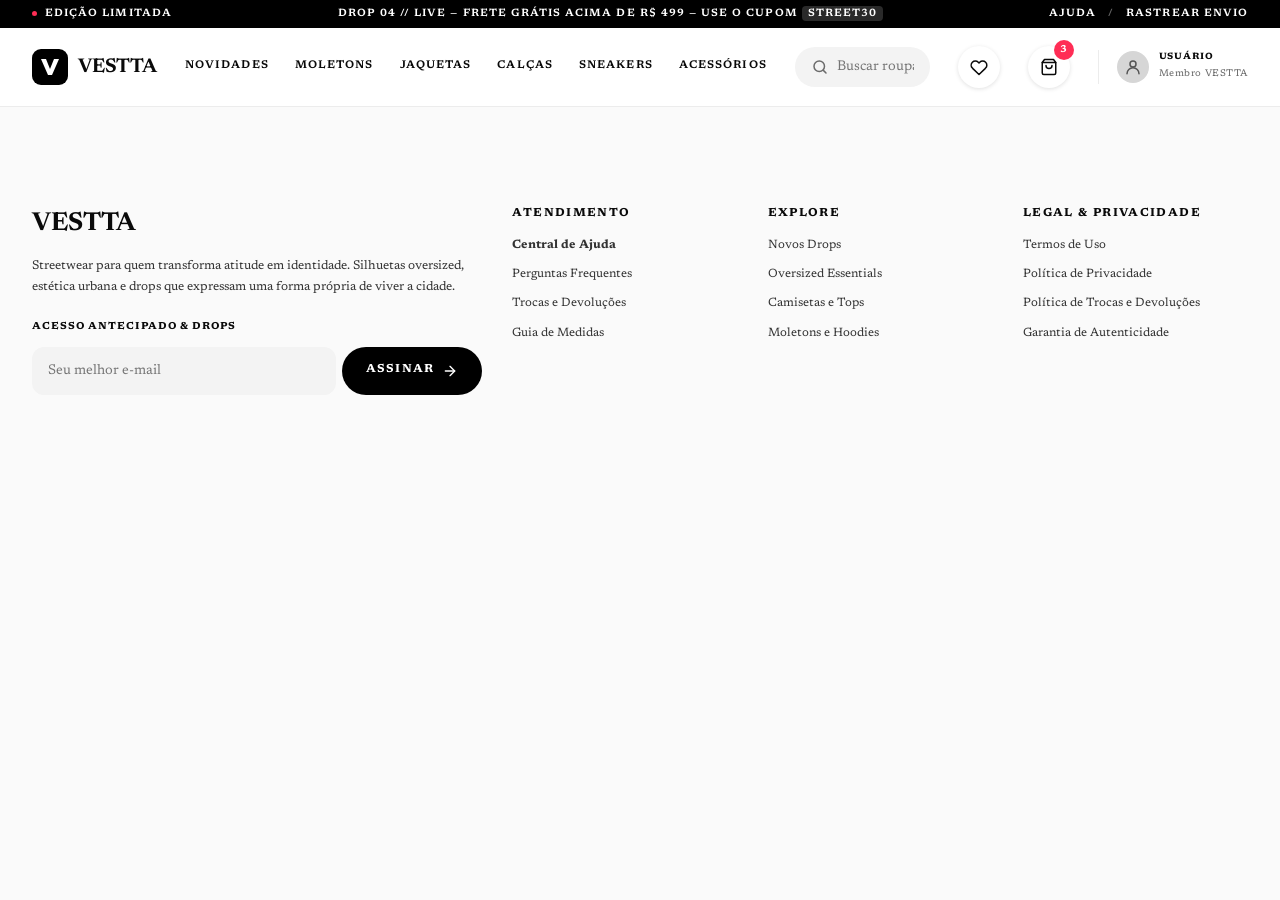
<file: dados.html>
<!doctype html>
<html lang="pt-BR">

<head>
    <meta charset="utf-8">
    <meta name="viewport" content="width=device-width,initial-scale=1">
    <title>Dados pessoais — VESTTA</title>
    <link
        href="https://fonts.googleapis.com/css2?family=Newsreader:opsz,wght@6..72,400;6..72,600;6..72,700&family=Plus+Jakarta+Sans:wght@400;500;600;700;800&display=swap"
        rel="stylesheet">
    <link rel="stylesheet" href="css/style.css">
</head>

<body data-page="dados">
    <div id="app-header"></div>
    <main id="acct"></main>
    <div id="app-footer"></div>
    <script src="js/script.js"></script>
</body>

</html>
</file>
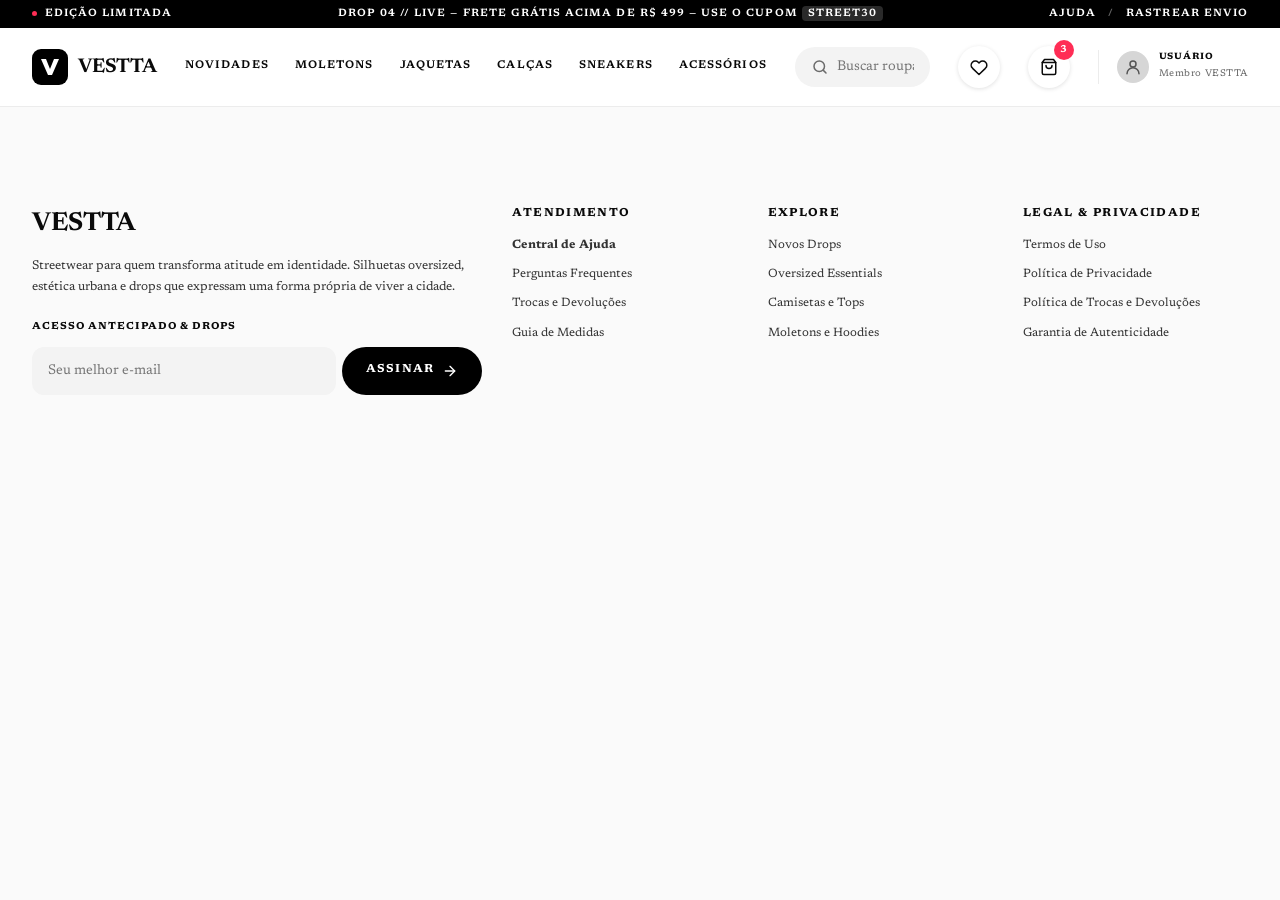
<file: enderecos.html>
<!doctype html>
<html lang="pt-BR">

<head>
    <meta charset="utf-8">
    <meta name="viewport" content="width=device-width,initial-scale=1">
    <title>Endereços — VESTTA</title>
    <link
        href="https://fonts.googleapis.com/css2?family=Newsreader:opsz,wght@6..72,400;6..72,600;6..72,700&family=Plus+Jakarta+Sans:wght@400;500;600;700;800&display=swap"
        rel="stylesheet">
    <link rel="stylesheet" href="css/style.css">
</head>

<body data-page="enderecos">
    <div id="app-header"></div>
    <main id="acct"></main>
    <div id="app-footer"></div>
    <script src="js/script.js"></script>
</body>

</html>
</file>
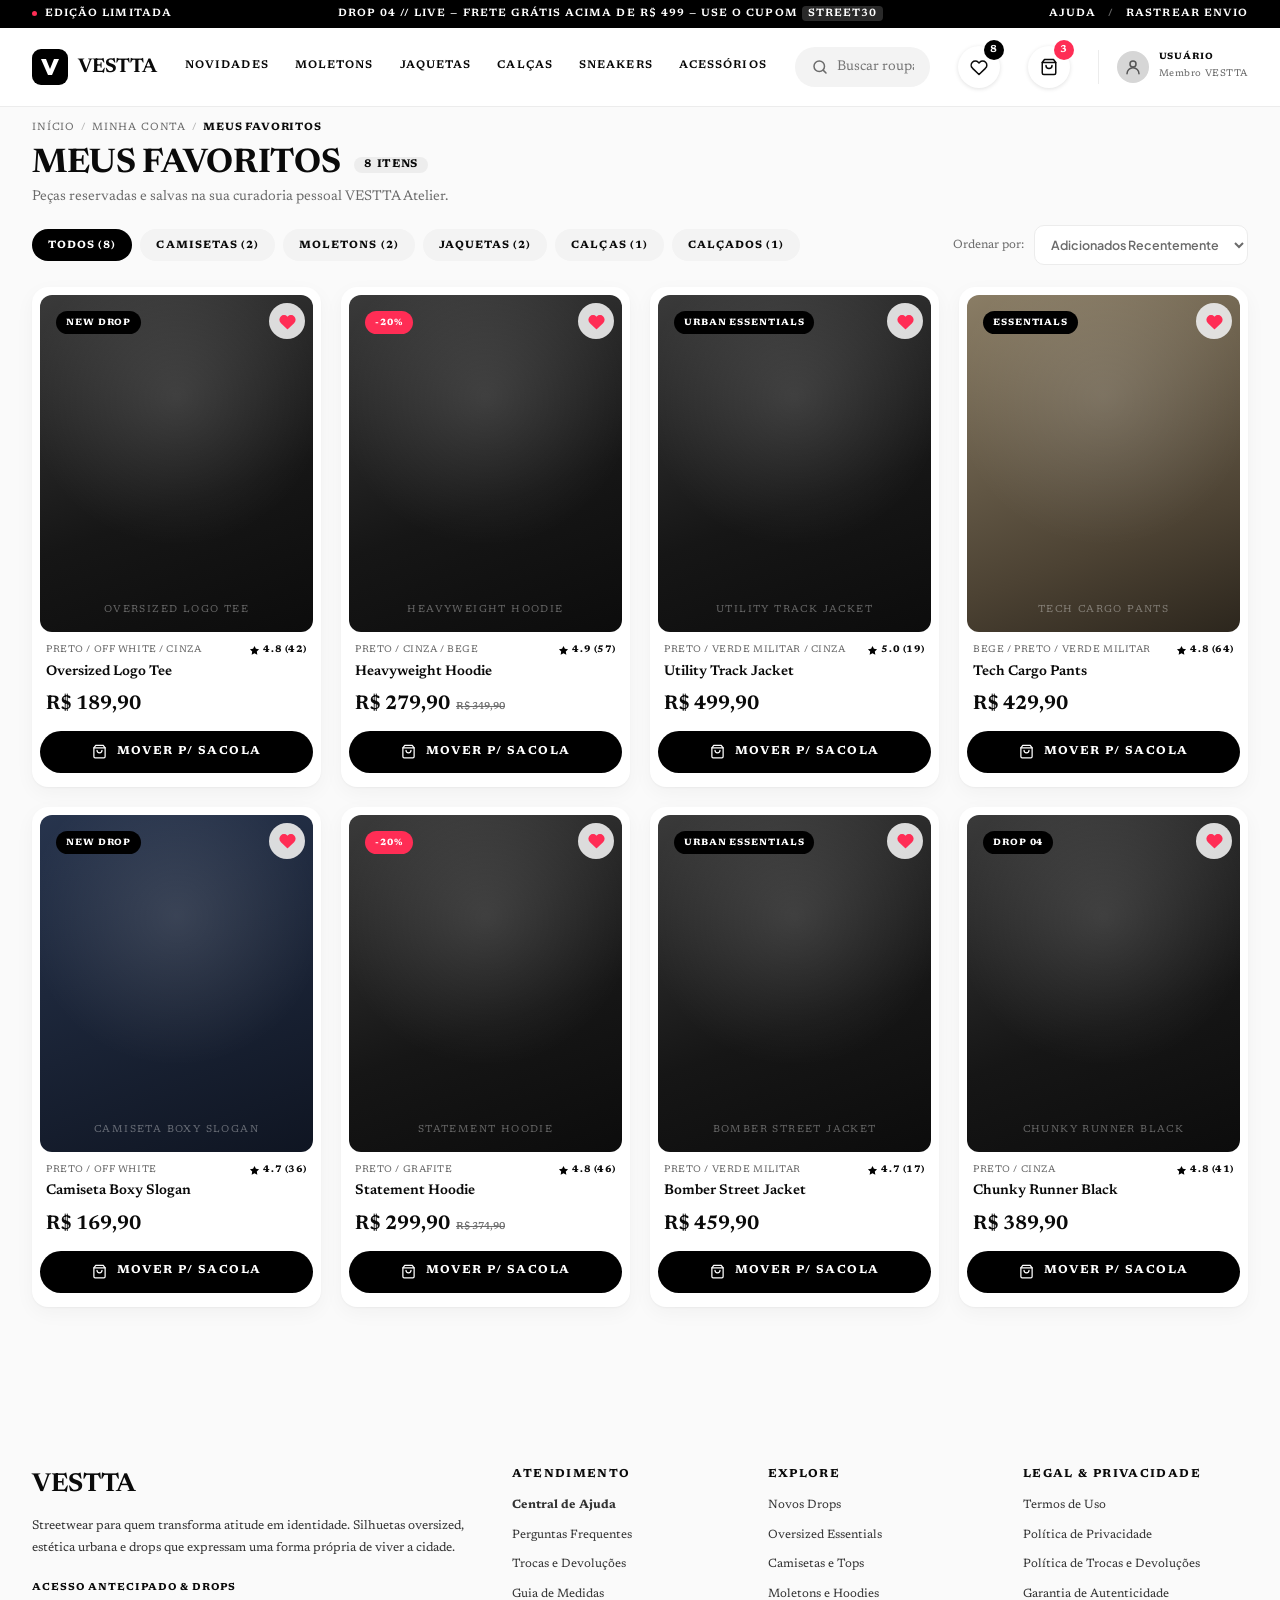
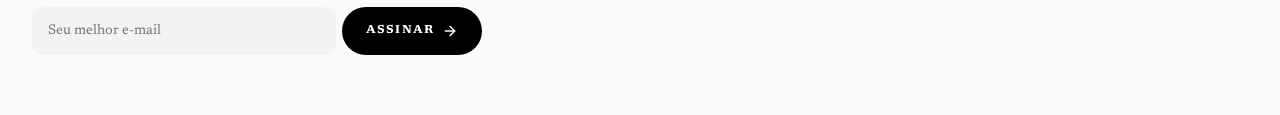
<file: favoritos.html>
<!doctype html>
<html lang="pt-BR">

<head>
    <meta charset="utf-8">
    <meta name="viewport" content="width=device-width,initial-scale=1">
    <title>Meus favoritos — VESTTA</title>
    <link
        href="https://fonts.googleapis.com/css2?family=Newsreader:opsz,wght@6..72,400;6..72,600;6..72,700&family=Plus+Jakarta+Sans:wght@400;500;600;700;800&display=swap"
        rel="stylesheet">
    <link rel="stylesheet" href="css/style.css">
</head>

<body data-page="favoritos">
    <div id="app-header"></div>
    <main id="fav"></main>
    <div id="app-footer"></div>
    <script src="js/script.js"></script>
</body>

</html>
</file>
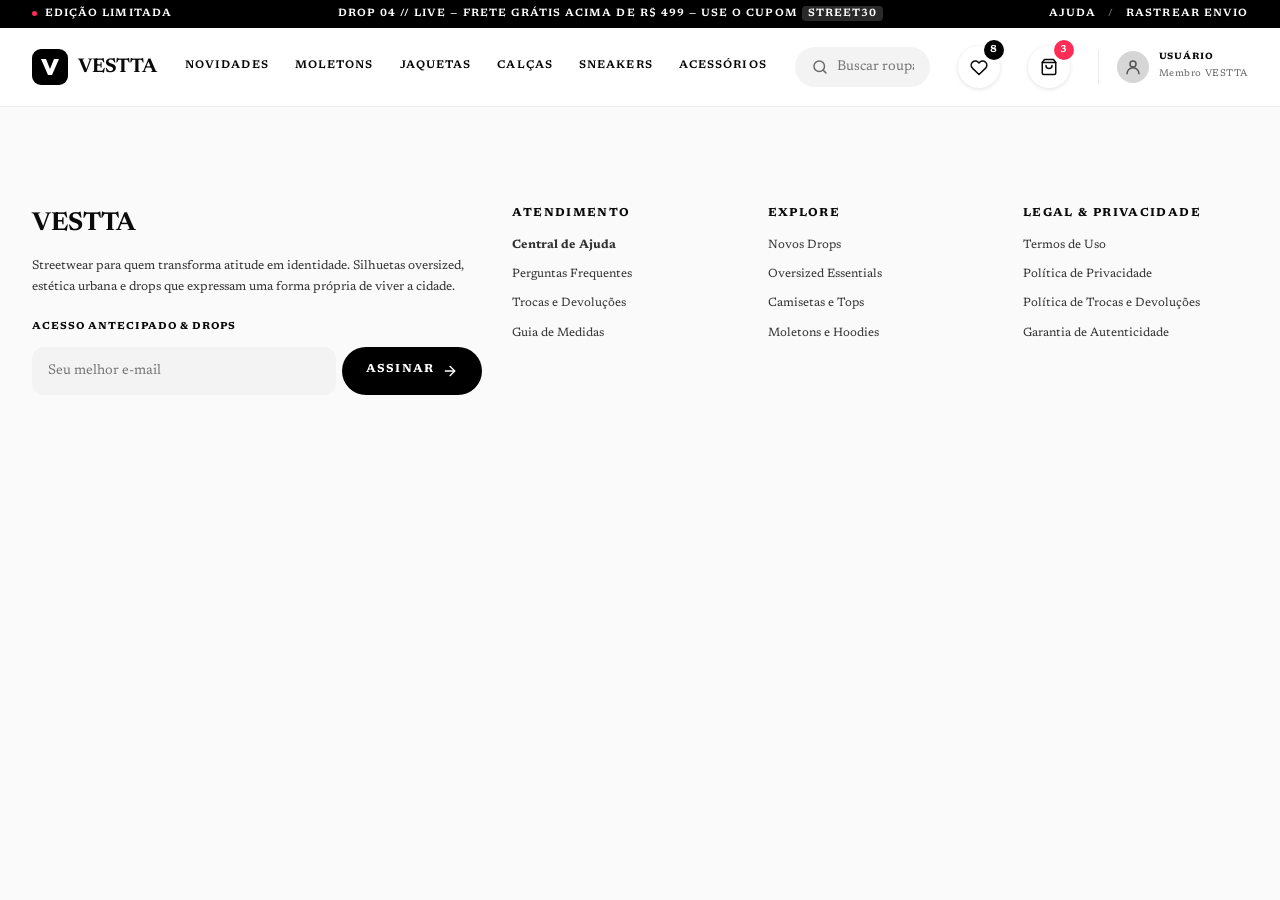
<file: pagamentos.html>
<!doctype html>
<html lang="pt-BR">

<head>
    <meta charset="utf-8">
    <meta name="viewport" content="width=device-width,initial-scale=1">
    <title>Pagamentos — VESTTA</title>
    <link
        href="https://fonts.googleapis.com/css2?family=Newsreader:opsz,wght@6..72,400;6..72,600;6..72,700&family=Plus+Jakarta+Sans:wght@400;500;600;700;800&display=swap"
        rel="stylesheet">
    <link rel="stylesheet" href="css/style.css">
</head>

<body data-page="pagamentos">
    <div id="app-header"></div>
    <main id="acct"></main>
    <div id="app-footer"></div>
    <script src="js/script.js"></script>
</body>

</html>
</file>
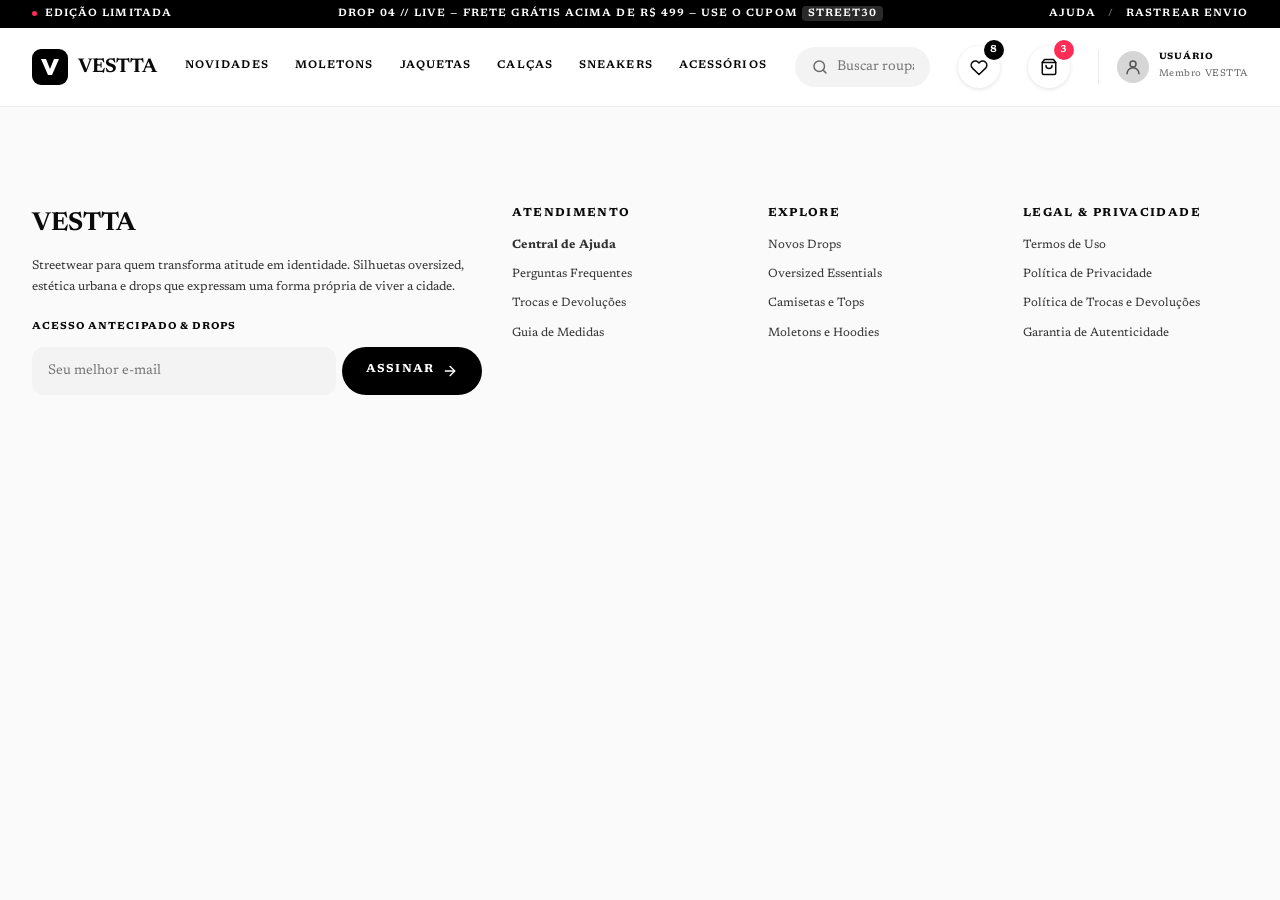
<file: perfil.html>
<!doctype html>
<html lang="pt-BR">

<head>
    <meta charset="utf-8">
    <meta name="viewport" content="width=device-width,initial-scale=1">
    <title>Minha conta — VESTTA</title>
    <link
        href="https://fonts.googleapis.com/css2?family=Newsreader:opsz,wght@6..72,400;6..72,600;6..72,700&family=Plus+Jakarta+Sans:wght@400;500;600;700;800&display=swap"
        rel="stylesheet">
    <link rel="stylesheet" href="css/style.css">
</head>

<body data-page="perfil">
    <div id="app-header"></div>
    <main id="acct"></main>
    <div id="app-footer"></div>
    <script src="js/script.js"></script>
</body>

</html>
</file>
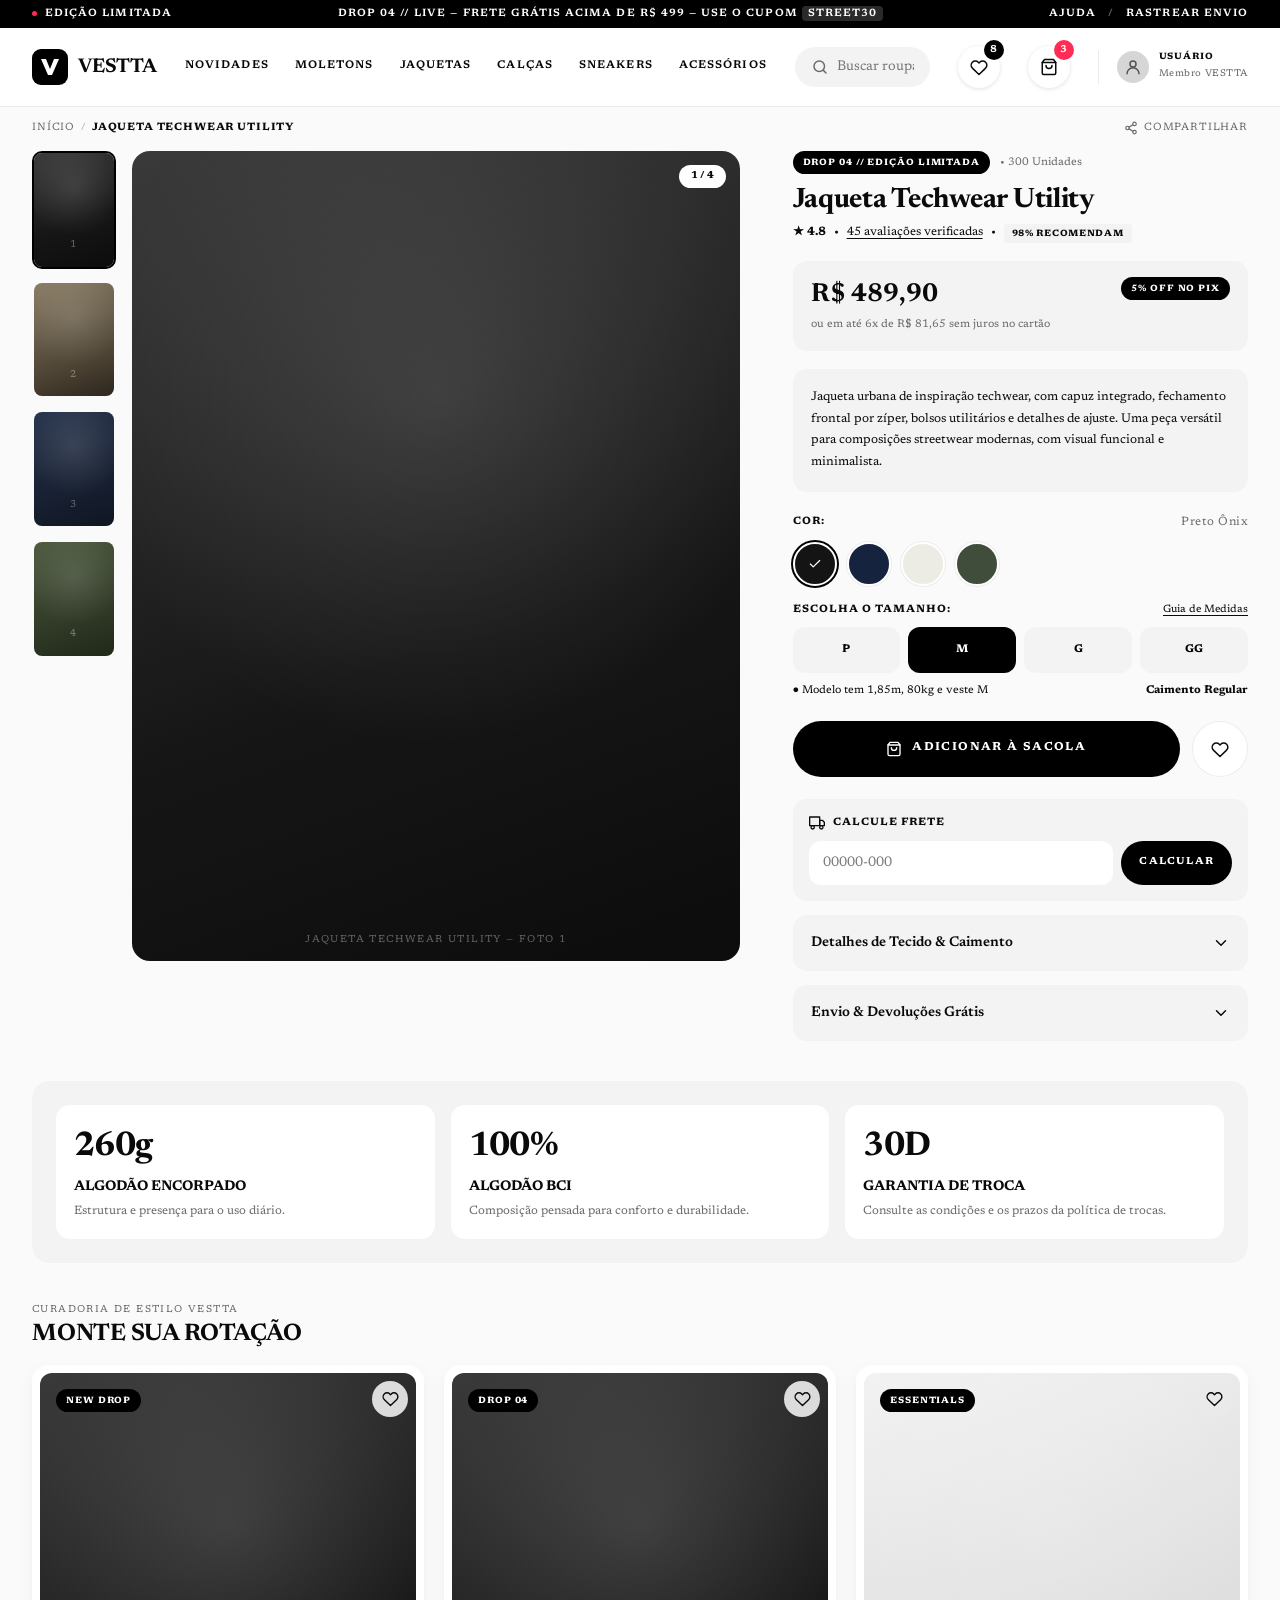
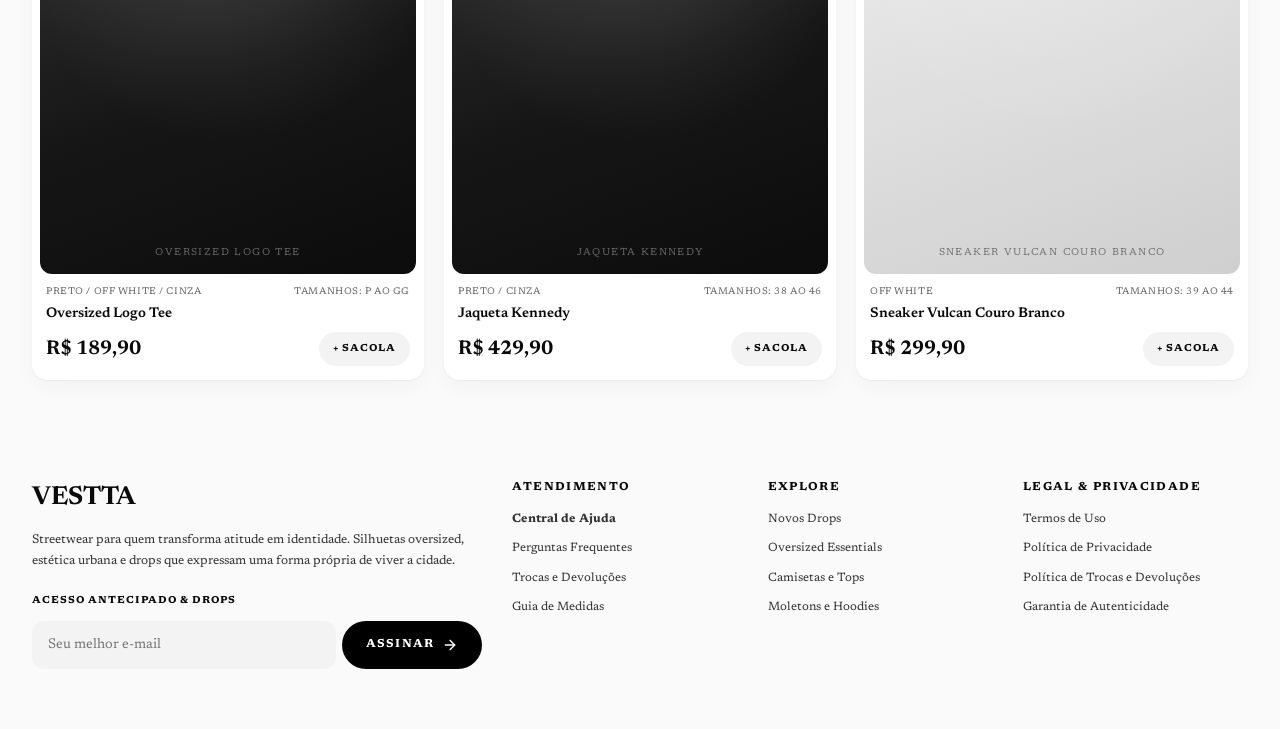
<file: produto.html>
<!doctype html>
<html lang="pt-BR">

<head>
    <meta charset="utf-8">
    <meta name="viewport" content="width=device-width,initial-scale=1">
    <title>Produto — VESTTA</title>
    <link
        href="https://fonts.googleapis.com/css2?family=Newsreader:opsz,wght@6..72,400;6..72,600;6..72,700&family=Plus+Jakarta+Sans:wght@400;500;600;700;800&display=swap"
        rel="stylesheet">
    <link rel="stylesheet" href="css/style.css">
</head>

<body data-page="produto">
    <div id="app-header"></div>
    <main id="pdp"></main>
    <div id="app-footer"></div>
    <script src="js/script.js"></script>
</body>

</html>
</file>
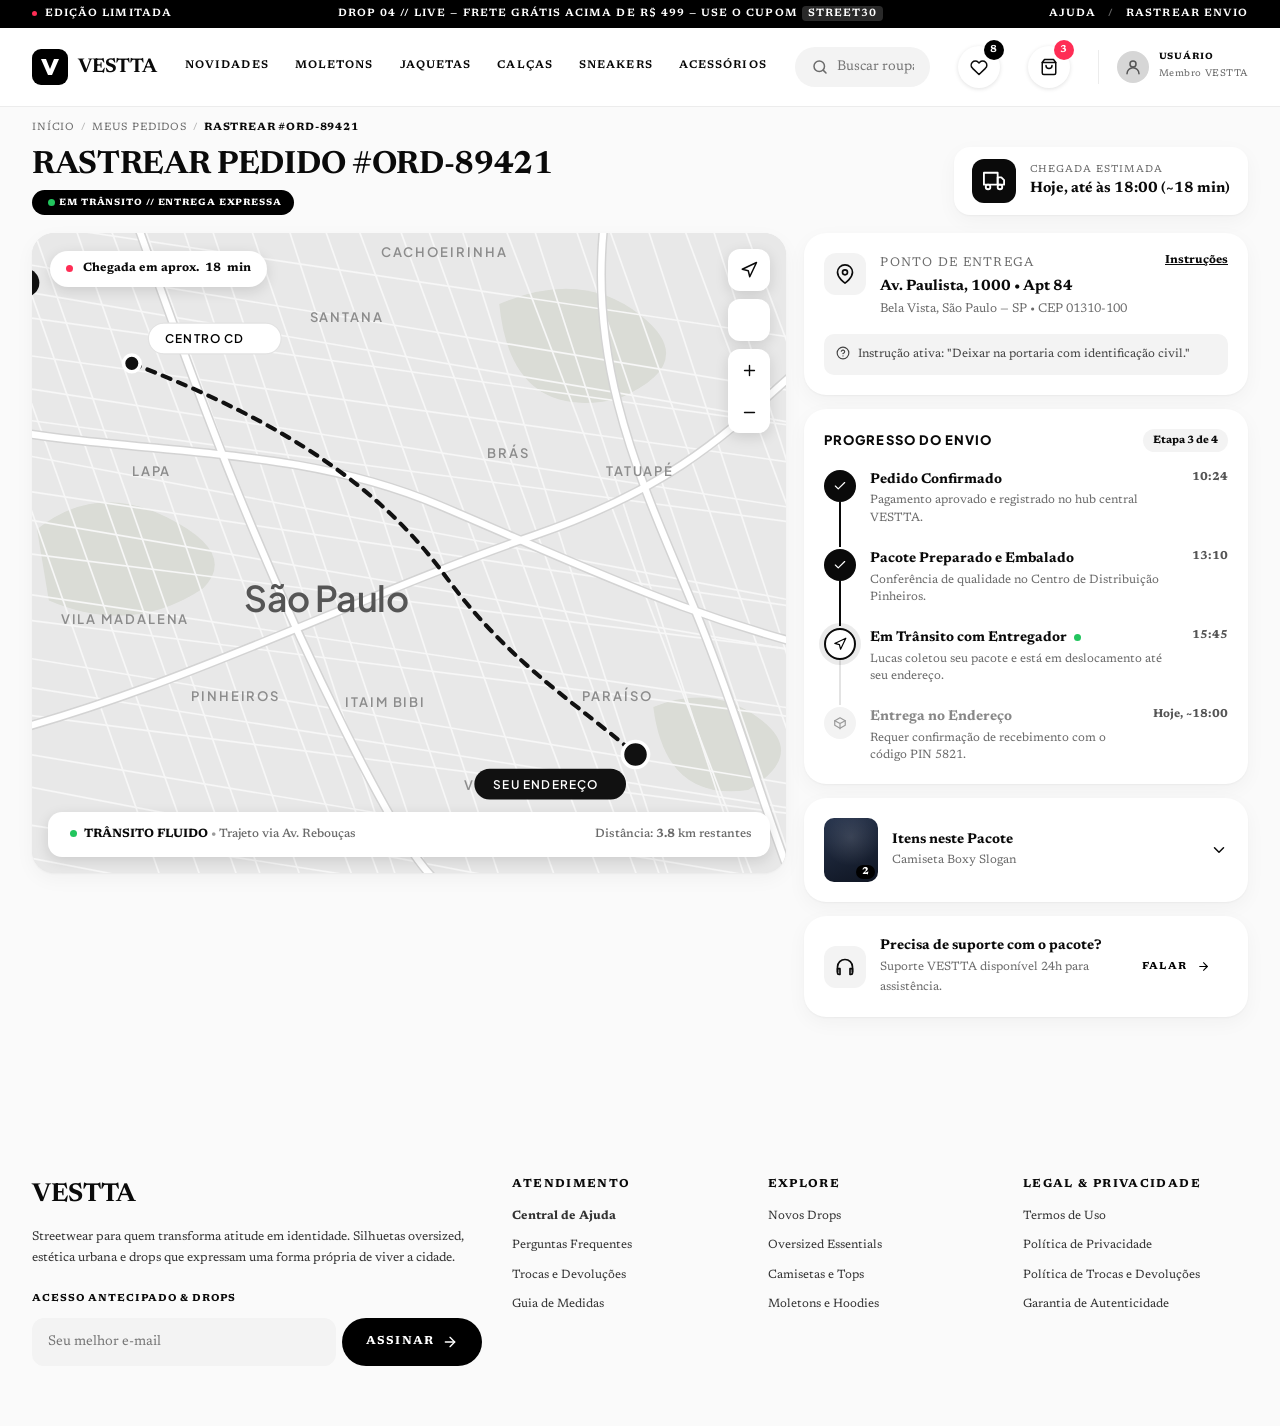
<file: rastreamento.html>
<!doctype html>
<html lang="pt-BR">

<head>
    <meta charset="utf-8">
    <meta name="viewport" content="width=device-width,initial-scale=1">
    <title>Rastreamento — VESTTA</title>
    <link
        href="https://fonts.googleapis.com/css2?family=Newsreader:opsz,wght@6..72,400;6..72,600;6..72,700&family=Plus+Jakarta+Sans:wght@400;500;600;700;800&display=swap"
        rel="stylesheet">
    <link rel="stylesheet" href="css/style.css">
</head>

<body data-page="rastreamento">
    <div id="app-header"></div>
    <main id="trk"></main>
    <div id="app-footer"></div>
    <script src="js/script.js"></script>
</body>

</html>
</file>
<file: css/style.css>
:root {
  --bg: #fafafa;
  --card: #fff;
  --soft: #f3f3f3;
  --soft2: #ededed;
  --line: #ececec;
  --ink: #0a0a0a;
  --muted: #6b6b6b;
  --accent: #ff2d55;
  --green: #16a34a;
  --radius: 16px;
  --radius-lg: 22px;
  --pill: 999px;
  --font: 'Newsreader', 'Playfair Display', Georgia, 'Times New Roman', serif;
  --shadow: 0 1px 2px rgba(0, 0, 0, .04), 0 6px 20px rgba(0, 0, 0, .04);
}

* {
  box-sizing: border-box;
  margin: 0;
  padding: 0
}

html {
  scroll-behavior: smooth
}

body {
  font-family: var(--font);
  background: var(--bg);
  color: var(--ink);
  font-size: 14px;
  line-height: 1.45;
  -webkit-font-smoothing: antialiased
}

a {
  color: inherit;
  text-decoration: none
}

button {
  font: inherit;
  color: inherit;
  border: 0;
  background: none;
  cursor: pointer
}

input,
select {
  font: inherit;
  color: inherit
}

img {
  max-width: 100%;
  display: block
}

ul {
  list-style: none
}

svg.i {
  width: 18px;
  height: 18px;
  stroke: currentColor;
  fill: none;
  stroke-width: 2;
  stroke-linecap: round;
  stroke-linejoin: round;
  flex: none
}

.wrap {
  max-width: 1296px;
  margin: 0 auto;
  padding: 0 32px
}

.up {
  text-transform: uppercase;
  letter-spacing: .08em
}

.label {
  font-size: 10px;
  text-transform: uppercase;
  letter-spacing: .1em;
  color: var(--muted)
}

h1,
h2,
h3 {
  font-weight: 700;
  text-transform: uppercase;
  letter-spacing: -.01em;
  line-height: 1.05
}

.h1 {
  font-size: 30px
}

.h2 {
  font-size: 24px
}

[hidden] {
  display: none !important
}

.sr {
  position: absolute;
  width: 1px;
  height: 1px;
  overflow: hidden;
  clip: rect(0 0 0 0)
}

/* topbar */
.topbar {
  background: #000;
  color: #fff;
  font-size: 10.5px;
  letter-spacing: .1em;
  text-transform: uppercase
}

.topbar .wrap {
  display: flex;
  justify-content: space-between;
  align-items: center;
  height: 28px;
  font-weight: 600
}

.topbar .dot {
  display: inline-block;
  width: 5px;
  height: 5px;
  border-radius: 50%;
  background: var(--accent);
  margin-right: 8px
}

.topbar code {
  font-family: inherit;
  background: #2a2a2a;
  padding: 2px 6px;
  border-radius: 4px
}

.topbar .r a+a:before {
  content: "/";
  opacity: .4;
  margin: 0 12px
}

/* header */
.header {
  background: #fff;
  position: sticky;
  top: 0;
  z-index: 50;
  box-shadow: 0 1px 0 var(--line)
}

.header .wrap {
  display: flex;
  align-items: center;
  gap: 28px;
  height: 78px
}

.logo {
  display: flex;
  align-items: center;
  gap: 10px;
  font-size: 20px;
  font-weight: 700;
  letter-spacing: -.01em
}

.logo .mark {
  width: 36px;
  height: 36px;
  border-radius: 9px;
  background: #000;
  display: grid;
  place-items: center
}

.logo .mark svg {
  width: 24px;
  height: 24px
}

.nav {
  display: flex;
  gap: 26px;
  font-size: 11px;
  font-weight: 600;
  letter-spacing: .1em;
  text-transform: uppercase
}

.nav a {
  padding: 6px 0;
  border-bottom: 2px solid transparent;
  transition: .2s
}

.nav a:hover,
.nav a.on {
  border-color: #000
}

.search {
  flex: 1;
  max-width: 272px;
  margin-left: auto;
  display: flex;
  align-items: center;
  gap: 8px;
  background: var(--soft);
  border-radius: var(--pill);
  padding: 0 16px;
  height: 40px;
  color: var(--muted)
}

.search input {
  border: 0;
  background: none;
  outline: 0;
  width: 100%;
  font-family: var(--font)
}

.icon-btn {
  position: relative;
  width: 42px;
  height: 42px;
  border-radius: 50%;
  background: #fff;
  box-shadow: 0 1px 4px rgba(0, 0, 0, .12);
  display: grid;
  place-items: center;
  transition: .2s
}

.icon-btn:hover {
  transform: translateY(-1px)
}

.badge {
  position: absolute;
  top: -6px;
  right: -4px;
  min-width: 20px;
  height: 20px;
  border-radius: 10px;
  background: #000;
  color: #fff;
  font-size: 10px;
  font-weight: 700;
  display: grid;
  place-items: center;
  padding: 0 5px
}

.badge.red {
  background: var(--accent)
}

.user {
  display: flex;
  align-items: center;
  gap: 10px;
  padding-left: 18px;
  border-left: 1px solid var(--line)
}

.user .av {
  width: 32px;
  height: 32px;
  border-radius: 50%;
  background: #d6d6d6;
  display: grid;
  place-items: center;
  overflow: hidden;
  color: #555
}

.user .av.has {
  background: linear-gradient(135deg, #444, #111);
  color: #fff;
  font-size: 12px;
  font-weight: 700
}

.user b {
  display: block;
  font-size: 9px;
  letter-spacing: .1em;
  text-transform: uppercase
}

.user small {
  font-size: 9.5px;
  letter-spacing: .06em;
  color: var(--muted)
}

/* buttons */
.btn {
  display: inline-flex;
  align-items: center;
  justify-content: center;
  gap: 10px;
  height: 48px;
  padding: 0 28px;
  border-radius: var(--pill);
  background: #000;
  color: #fff;
  font-size: 11.5px;
  font-weight: 700;
  letter-spacing: .12em;
  text-transform: uppercase;
  transition: .2s;
  white-space: nowrap
}

.btn:hover {
  transform: translateY(-1px);
  box-shadow: 0 8px 20px rgba(0, 0, 0, .2)
}

.btn.lg {
  height: 56px;
  width: 100%;
  font-size: 12px
}

.btn.soft {
  background: var(--soft);
  color: var(--ink)
}

.btn.soft:hover {
  box-shadow: none;
  background: var(--soft2)
}

.btn.white {
  background: #fff;
  color: #000
}

.btn.sm {
  height: 36px;
  padding: 0 18px;
  font-size: 10px
}

.btn.ghost {
  background: rgba(255, 255, 255, .1);
  color: #fff
}

.link {
  text-decoration: underline;
  text-underline-offset: 3px
}

.back {
  display: inline-flex;
  align-items: center;
  gap: 8px;
  font-size: 10.5px;
  font-weight: 700;
  letter-spacing: .1em;
  text-transform: uppercase;
  margin: 12px 0
}

.crumbs {
  font-size: 10.5px;
  color: var(--muted);
  letter-spacing: .08em;
  text-transform: uppercase;
  padding: 14px 0 6px
}

.crumbs a:hover {
  color: #000
}

.crumbs span {
  margin: 0 6px;
  opacity: .5
}

.crumbs b {
  color: var(--ink)
}

.chip {
  display: inline-flex;
  align-items: center;
  height: 32px;
  padding: 0 16px;
  border-radius: var(--pill);
  background: var(--soft);
  font-size: 10.5px;
  font-weight: 700;
  letter-spacing: .1em;
  text-transform: uppercase;
  transition: .2s
}

.chip.on,
.chip:hover {
  background: #000;
  color: #fff
}

.tag {
  display: inline-block;
  background: #000;
  color: #fff;
  font-size: 9px;
  font-weight: 700;
  letter-spacing: .1em;
  text-transform: uppercase;
  padding: 5px 10px;
  border-radius: var(--pill)
}

.tag.red {
  background: var(--accent)
}

.tag.light {
  background: #fff;
  color: #000
}

.count {
  display: inline-block;
  background: var(--soft2);
  border-radius: var(--pill);
  padding: 2px 10px;
  font-size: 10px;
  font-weight: 700;
  letter-spacing: .06em
}

.card {
  background: var(--card);
  border-radius: var(--radius-lg);
  box-shadow: var(--shadow);
  padding: 24px
}

/* image placeholder */
.ph {
  position: relative;
  width: 100%;
  height: 100%;
  background: linear-gradient(160deg, #3a3a3a 0%, #161616 60%, #0c0c0c);
  display: flex;
  align-items: flex-end;
  justify-content: center;
  overflow: hidden;
  color: rgba(255, 255, 255, .35)
}

.ph::before {
  content: "";
  position: absolute;
  inset: 0;
  background: radial-gradient(circle at 50% 30%, rgba(255, 255, 255, .12), transparent 55%)
}

.ph span {
  position: relative;
  font-size: 10px;
  letter-spacing: .14em;
  text-transform: uppercase;
  padding: 14px;
  text-align: center
}

.ph.sand {
  background: linear-gradient(160deg, #8a7d65, #4c4233 70%, #2c261d)
}

.ph.light {
  background: linear-gradient(160deg, #f2f2f2, #cfcfcf);
  color: #777
}

.ph.navy {
  background: linear-gradient(160deg, #27344d, #0f1522)
}

.ph.green {
  background: linear-gradient(160deg, #4d5a3f, #202819)
}

.ph.neon {
  background: linear-gradient(160deg, #5b2a5e, #0b1b3a 60%, #2a0b1a)
}

.ph img {
  position: absolute;
  inset: 0;
  width: 100%;
  height: 100%;
  object-fit: cover
}

/* product card */
.grid {
  display: grid;
  gap: 20px
}

.grid.c4 {
  grid-template-columns: repeat(4, 1fr)
}

.grid.c3 {
  grid-template-columns: repeat(3, 1fr)
}

.pcard {
  position: relative;
  background: #fff;
  border-radius: var(--radius);
  box-shadow: var(--shadow);
  padding: 8px 8px 14px;
  transition: .25s
}

.pcard:hover {
  transform: translateY(-3px);
  box-shadow: 0 14px 34px rgba(0, 0, 0, .1)
}

.pcard .img {
  position: relative;
  aspect-ratio: 3/3.7;
  border-radius: 12px;
  overflow: hidden;
  display: block
}

.pcard .tag {
  position: absolute;
  top: 16px;
  left: 16px;
  z-index: 2
}

.pcard .fav {
  position: absolute;
  top: 16px;
  right: 16px;
  z-index: 2;
  width: 36px;
  height: 36px;
  border-radius: 50%;
  background: rgba(235, 235, 235, .92);
  display: grid;
  place-items: center;
  transition: .2s
}

.pcard .fav:hover {
  transform: scale(1.1)
}

.pcard .fav.on {
  color: #d0161f
}

.pcard .fav.on svg {
  fill: #d0161f
}

.pcard .meta {
  display: flex;
  justify-content: space-between;
  align-items: center;
  margin: 12px 6px 4px;
  font-size: 9.5px;
  letter-spacing: .06em;
  text-transform: uppercase;
  color: var(--muted)
}

.pcard .meta b {
  color: var(--ink);
  display: flex;
  align-items: center;
  gap: 3px
}

.pcard .meta svg {
  width: 11px;
  height: 11px;
  fill: #000;
  stroke: none
}

.pcard .name {
  margin: 0 6px;
  font-size: 14px;
  font-weight: 600
}

.pcard .row {
  display: flex;
  justify-content: space-between;
  align-items: center;
  margin: 8px 6px 0
}

.price {
  font-size: 20px;
  font-weight: 700
}

.price s {
  font-size: 10px;
  color: var(--muted);
  font-weight: 500;
  margin-left: 6px
}

.pcard .add {
  width: 34px;
  height: 34px;
  border-radius: 50%;
  background: var(--soft);
  display: grid;
  place-items: center;
  transition: .2s
}

.pcard .add:hover {
  background: #000;
  color: #fff
}

.pcard .add.txt {
  width: auto;
  padding: 0 14px;
  border-radius: var(--pill);
  font-size: 10px;
  font-weight: 700;
  letter-spacing: .1em;
  text-transform: uppercase
}

/* home */
.hero {
  background: #080808;
  color: #fff;
  margin-top: 0
}

.hero .wrap {
  display: grid;
  grid-template-columns: 1.05fr 1fr;
  gap: 40px;
  padding-top: 32px;
  padding-bottom: 70px;
  min-height: 560px
}

.hero .txt {
  align-self: center;
  padding-top: 60px
}

.hero .eyebrow {
  font-size: 11px;
  letter-spacing: .2em;
  color: #9a9a9a;
  margin-bottom: 14px
}

.hero h1 {
  font-size: 40px;
  letter-spacing: -.02em
}

.hero p {
  max-width: 470px;
  color: #cfcfcf;
  margin: 18px 0 28px
}

.hero .btns {
  display: flex;
  gap: 12px
}

.hero .stats {
  display: flex;
  gap: 50px;
  margin-top: 42px
}

.hero .stats b {
  display: block;
  font-size: 17px
}

.hero .stats b.red {
  color: var(--accent)
}

.hero .stats small {
  font-size: 9px;
  letter-spacing: .12em;
  text-transform: uppercase;
  color: #8f8f8f
}

.hero .pic {
  position: relative;
  border-radius: 20px;
  overflow: hidden;
  min-height: 480px
}

.hero .pic .cap {
  position: absolute;
  left: 0;
  right: 0;
  bottom: 0;
  padding: 70px 24px 22px;
  background: linear-gradient(transparent, rgba(0, 0, 0, .85));
  z-index: 2
}

.hero .pic .cap small {
  font-size: 9px;
  letter-spacing: .14em;
  text-transform: uppercase;
  color: #bbb
}

.hero .pic .cap h3 {
  font-size: 19px;
  margin: 4px 0
}

.hero .pic .cap p {
  font-size: 11.5px;
  margin: 0;
  color: #ccc
}

.hero .pic .tag {
  position: absolute;
  top: 14px;
  right: 14px;
  z-index: 3;
  background: #fff;
  color: #000
}

.promo {
  margin-top: -64px;
  position: relative;
  z-index: 5
}

.promo .in {
  background: #0c0c0c;
  color: #fff;
  border-radius: 18px;
  padding: 16px 18px;
  display: flex;
  align-items: center;
  gap: 16px;
  box-shadow: 0 12px 32px rgba(0, 0, 0, .25)
}

.promo .ic {
  width: 44px;
  height: 44px;
  border-radius: 50%;
  background: #2a1215;
  color: #ff4d5c;
  display: grid;
  place-items: center
}

.promo small {
  font-size: 9px;
  letter-spacing: .14em;
  text-transform: uppercase;
  color: #c9c9c9;
  display: block
}

.promo small:before {
  content: "● ";
  color: var(--accent)
}

.promo b {
  font-size: 14px;
  letter-spacing: .02em;
  text-transform: uppercase
}

.promo .code {
  margin-left: auto;
  background: #2a2a2a;
  border-radius: var(--pill);
  padding: 11px 18px;
  font-size: 10px;
  letter-spacing: .14em;
  text-transform: uppercase;
  color: #aaa
}

.promo .code b {
  color: #fff;
  font-size: 13px;
  letter-spacing: .1em;
  margin-left: 6px
}

.perks {
  display: grid;
  grid-template-columns: repeat(4, 1fr);
  gap: 16px;
  background: #fff;
  border-radius: 18px;
  box-shadow: var(--shadow);
  padding: 16px 20px;
  margin-top: 20px
}

.perk {
  display: flex;
  gap: 12px;
  align-items: center
}

.perk .ic {
  width: 40px;
  height: 40px;
  border-radius: 50%;
  background: var(--soft);
  display: grid;
  place-items: center
}

.perk b {
  display: block;
  font-size: 11.5px
}

.perk small {
  color: var(--muted);
  font-size: 10.5px
}

.sec {
  padding: 36px 0 8px
}

.sec-head {
  display: flex;
  justify-content: space-between;
  align-items: flex-end;
  margin-bottom: 18px;
  gap: 20px
}

.sec-head p {
  color: var(--muted);
  font-size: 12.5px;
  margin-top: 4px
}

.chips {
  display: flex;
  gap: 8px;
  flex-wrap: wrap
}

.band {
  background: var(--soft);
  margin-top: 36px;
  padding: 40px 0
}

.cats {
  display: grid;
  grid-template-columns: repeat(6, 1fr);
  gap: 14px
}

.cat {
  position: relative;
  aspect-ratio: 1/1.35;
  border-radius: 14px;
  overflow: hidden;
  display: block
}

.cat .cap {
  position: absolute;
  inset: auto 0 0 0;
  padding: 40px 12px 12px;
  background: linear-gradient(transparent, rgba(0, 0, 0, .85));
  color: #fff;
  z-index: 2
}

.cat b {
  display: block;
  font-size: 12px;
  letter-spacing: .04em;
  text-transform: uppercase
}

.cat small {
  font-size: 8.5px;
  letter-spacing: .1em;
  text-transform: uppercase;
  color: #bbb
}

.cols {
  display: grid;
  grid-template-columns: 1fr 1fr;
  gap: 20px
}

.col {
  background: #fff;
  border-radius: var(--radius-lg);
  box-shadow: var(--shadow);
  overflow: hidden;
  padding: 0 0 16px
}

.col .pic {
  position: relative;
  height: 340px
}

.col .pic .t {
  position: absolute;
  top: 14px;
  left: 14px;
  display: flex;
  gap: 8px;
  z-index: 2
}

.col .pic .cap {
  position: absolute;
  left: 0;
  right: 0;
  bottom: 0;
  padding: 60px 20px 14px;
  background: linear-gradient(transparent, rgba(0, 0, 0, .85));
  color: #fff;
  z-index: 2
}

.col .pic .cap small {
  font-size: 9px;
  letter-spacing: .14em;
  text-transform: uppercase;
  color: #bbb
}

.col .pic .cap h3 {
  font-size: 22px
}

.col p.d {
  padding: 12px 20px 0;
  font-size: 12.5px;
  color: #444
}

.col .foot {
  display: flex;
  justify-content: space-between;
  align-items: center;
  padding: 12px 20px 0;
  font-size: 9.5px;
  letter-spacing: .1em;
  text-transform: uppercase
}

.news {
  padding: 70px 0 40px
}

.news .in {
  display: grid;
  grid-template-columns: 1fr 1fr;
  gap: 40px;
  align-items: center
}

.news h2 {
  font-size: 30px;
  margin-top: 6px
}

.news p {
  color: #444;
  margin-top: 12px;
  max-width: 520px
}

.news form {
  display: flex;
  gap: 12px
}

.news input {
  flex: 1;
  height: 48px;
  border-radius: var(--pill);
  border: 0;
  background: var(--soft);
  padding: 0 22px;
  outline: 0
}

.news small {
  display: block;
  margin-top: 8px;
  font-size: 10px;
  color: var(--muted)
}

/* listing */
.page-title {
  display: flex;
  align-items: baseline;
  justify-content: space-between;
  gap: 20px;
  margin: 10px 0 16px
}

.page-title h1 {
  font-size: 34px
}

.page-title small {
  font-size: 12px;
  color: var(--muted);
  font-weight: 400;
  margin-left: 10px;
  text-transform: none;
  letter-spacing: 0
}

.notice {
  display: flex;
  align-items: center;
  gap: 12px;
  background: var(--soft);
  border-radius: 14px;
  padding: 12px 16px;
  font-size: 12px
}

.notice .ic {
  width: 36px;
  height: 36px;
  border-radius: 50%;
  background: #000;
  color: #fff;
  display: grid;
  place-items: center
}

.notice code {
  margin-left: auto;
  background: #e4e4e4;
  border-radius: 6px;
  padding: 4px 8px;
  font-family: inherit;
  font-size: 10px;
  letter-spacing: .08em
}

.notice small {
  font-size: 9.5px;
  letter-spacing: .06em;
  text-transform: uppercase;
  color: var(--muted)
}

.toolbar {
  display: flex;
  justify-content: space-between;
  align-items: center;
  gap: 20px;
  margin: 18px 0
}

.toolbar .right {
  display: flex;
  gap: 8px;
  align-items: center;
  background: var(--soft);
  border-radius: var(--pill);
  padding: 6px
}

.toolbar select {
  border: 0;
  background: #fff;
  border-radius: var(--pill);
  padding: 6px 14px;
  font-size: 10px;
  text-transform: uppercase;
  letter-spacing: .06em;
  outline: 0
}

.seg {
  width: 34px;
  height: 34px;
  border-radius: 50%;
  display: grid;
  place-items: center
}

.seg.on {
  background: #000;
  color: #fff
}

.layout {
  display: grid;
  grid-template-columns: 264px 1fr;
  gap: 24px;
  align-items: start;
  padding-bottom: 30px
}

.filters {
  background: #fff;
  border-radius: var(--radius);
  box-shadow: var(--shadow);
  padding: 20px;
  position: sticky;
  top: 96px
}

.filters .hd {
  display: flex;
  justify-content: space-between;
  align-items: center;
  font-weight: 700;
  letter-spacing: .06em;
  text-transform: uppercase;
  margin-bottom: 16px
}

.filters .hd small {
  font-size: 9.5px;
  font-weight: 500;
  color: var(--muted);
  cursor: pointer
}

.fg {
  margin-bottom: 22px
}

.fg h4 {
  font-size: 10.5px;
  letter-spacing: .1em;
  text-transform: uppercase;
  margin-bottom: 10px;
  display: flex;
  justify-content: space-between
}

.fg h4 small {
  color: var(--muted);
  font-weight: 400
}

.chk {
  display: flex;
  align-items: center;
  gap: 10px;
  font-size: 12.5px;
  margin: 8px 0;
  cursor: pointer
}

.chk input {
  appearance: none;
  width: 18px;
  height: 18px;
  border-radius: 5px;
  background: var(--soft2);
  display: grid;
  place-items: center;
  cursor: pointer
}

.chk input:checked {
  background: #000
}

.chk input:checked:after {
  content: "";
  width: 9px;
  height: 5px;
  border-left: 2px solid #fff;
  border-bottom: 2px solid #fff;
  transform: rotate(-45deg) translate(1px, -1px)
}

.chk em {
  margin-left: auto;
  font-style: normal;
  font-size: 10px;
  color: var(--muted)
}

.sizes {
  display: grid;
  grid-template-columns: repeat(3, 1fr);
  gap: 8px
}

.size {
  height: 38px;
  border-radius: 9px;
  background: var(--soft);
  font-size: 10px;
  font-weight: 700;
  color: #999;
  transition: .2s
}

.size.on {
  background: #000;
  color: #fff
}

.swatches {
  display: flex;
  gap: 10px;
  flex-wrap: wrap
}

.sw {
  width: 32px;
  height: 32px;
  border-radius: 50%;
  border: 2px solid #fff;
  box-shadow: 0 0 0 1px var(--line);
  display: grid;
  place-items: center;
  color: #fff;
  transition: .2s
}

.sw.on {
  box-shadow: 0 0 0 2px #000
}

.sw svg {
  width: 14px;
  height: 14px;
  opacity: 0
}

.sw.on svg {
  opacity: 1
}

.sw.light {
  color: #000
}

input[type=range] {
  width: 100%;
  accent-color: #000
}

.range-l {
  display: flex;
  justify-content: space-between;
  font-size: 10px;
  color: var(--muted)
}

.pager {
  display: flex;
  justify-content: space-between;
  align-items: center;
  margin-top: 26px;
  font-size: 11px;
  color: var(--muted)
}

.pager .p {
  display: flex;
  gap: 8px
}

.pager button {
  width: 36px;
  height: 36px;
  border-radius: 50%;
  background: #fff;
  box-shadow: var(--shadow);
  font-size: 11px;
  font-weight: 700;
  display: grid;
  place-items: center
}

.pager button.on {
  background: #000;
  color: #fff
}

/* product page */
.pdp {
  display: grid;
  grid-template-columns: 84px minmax(0, 1.2fr) minmax(0, .9fr);
  gap: 16px;
  padding: 10px 0 30px
}

.thumbs {
  display: flex;
  flex-direction: column;
  gap: 12px
}

.thumb {
  aspect-ratio: 3/4.2;
  border-radius: 10px;
  overflow: hidden;
  border: 2px solid transparent;
  transition: .2s
}

.thumb.on {
  border-color: #000
}

.stage {
  position: relative;
  aspect-ratio: 3/4;
  border-radius: 18px;
  overflow: hidden;
  max-height: 810px
}

.stage .cnt {
  position: absolute;
  top: 14px;
  right: 14px;
  z-index: 3;
  background: #fff;
  border-radius: var(--pill);
  padding: 4px 12px;
  font-size: 10px;
  font-weight: 700
}

.info {
  padding-left: 16px
}

.info .top {
  display: flex;
  gap: 10px;
  align-items: center;
  font-size: 11px;
  color: var(--muted)
}

.info h1 {
  font-size: 28px;
  text-transform: none;
  margin: 12px 0 8px;
  letter-spacing: -.01em
}

.rate {
  display: flex;
  align-items: center;
  gap: 8px;
  font-size: 12px
}

.rate .rec {
  background: var(--soft);
  font-size: 9px;
  font-weight: 700;
  letter-spacing: .08em;
  padding: 3px 8px;
  border-radius: 4px
}

.pricebox {
  background: var(--soft);
  border-radius: 14px;
  padding: 16px 18px;
  margin: 18px 0;
  display: flex;
  justify-content: space-between;
  align-items: flex-start
}

.pricebox b {
  font-size: 26px;
  display: block
}

.pricebox small {
  font-size: 11px;
  color: var(--muted)
}

.desc {
  background: var(--soft);
  border-radius: 14px;
  padding: 18px;
  font-size: 12.5px;
  line-height: 1.75;
  margin-bottom: 22px
}

.opt-h {
  display: flex;
  justify-content: space-between;
  font-size: 10.5px;
  font-weight: 700;
  letter-spacing: .1em;
  text-transform: uppercase;
  margin: 16px 0 10px
}

.opt-h span {
  font-weight: 400;
  color: var(--muted);
  letter-spacing: .04em;
  text-transform: none;
  font-size: 12px
}

.pdp .swatches .sw {
  width: 44px;
  height: 44px
}

.pdp .sizes {
  grid-template-columns: repeat(4, 1fr)
}

.pdp .size {
  height: 46px;
  border-radius: 12px;
  color: #000;
  font-size: 11px
}

.pdp .size.on {
  color: #fff
}

.model {
  display: flex;
  justify-content: space-between;
  font-size: 11px;
  margin-top: 10px
}

.buy {
  display: flex;
  gap: 12px;
  margin: 22px 0
}

.buy .btn {
  flex: 1;
  height: 56px
}

.buy .fav {
  width: 56px;
  height: 56px;
  border-radius: 50%;
  box-shadow: inset 0 0 0 1px var(--line);
  background: #fff;
  display: grid;
  place-items: center
}

.buy .fav.on {
  color: #d0161f
}

.buy .fav.on svg {
  fill: #d0161f
}

.freight {
  background: var(--soft);
  border-radius: 14px;
  padding: 16px
}

.freight .hd {
  display: flex;
  gap: 8px;
  align-items: center;
  font-size: 10.5px;
  font-weight: 700;
  letter-spacing: .1em;
  text-transform: uppercase;
  margin-bottom: 10px
}

.freight .f {
  display: flex;
  gap: 8px
}

.freight input {
  flex: 1;
  height: 44px;
  border-radius: 12px;
  border: 0;
  background: #fff;
  padding: 0 14px;
  outline: 0
}

.freight .res {
  font-size: 12px;
  margin-top: 10px;
  display: none
}

.acc {
  background: var(--soft);
  border-radius: 14px;
  margin-top: 14px;
  overflow: hidden
}

.acc button {
  width: 100%;
  display: flex;
  justify-content: space-between;
  align-items: center;
  padding: 18px;
  font-weight: 600;
  font-size: 14px;
  text-align: left
}

.acc .body {
  max-height: 0;
  overflow: hidden;
  transition: max-height .3s;
  padding: 0 18px;
  font-size: 12.5px;
  color: #444;
  line-height: 1.7
}

.acc.open .body {
  max-height: 200px;
  padding-bottom: 16px
}

.acc.open svg {
  transform: rotate(180deg)
}

.facts {
  display: grid;
  grid-template-columns: repeat(3, 1fr);
  gap: 16px;
  background: var(--soft);
  border-radius: 18px;
  padding: 24px;
  margin: 10px 0 40px
}

.fact {
  background: #fff;
  border-radius: 14px;
  padding: 18px
}

.fact big {
  display: block;
  font-size: 34px;
  font-weight: 700;
  letter-spacing: -.02em
}

.fact b {
  display: block;
  font-size: 14px;
  margin: 4px 0;
  text-transform: uppercase
}

.fact small {
  color: var(--muted);
  font-size: 12px
}

.pdp-rot .pcard .img {
  aspect-ratio: 3/4
}

/* cart */
.cart {
  display: grid;
  grid-template-columns: 1fr 378px;
  gap: 48px;
  padding-bottom: 50px;
  align-items: start
}

.cart h1 {
  font-size: 30px;
  margin: 16px 0 22px
}

.strip {
  display: flex;
  align-items: center;
  gap: 14px;
  background: var(--soft);
  border-radius: 16px;
  padding: 14px 16px;
  margin-bottom: 20px
}

.strip .ic {
  width: 44px;
  height: 44px;
  border-radius: 50%;
  background: #fff;
  display: grid;
  place-items: center
}

.strip b {
  display: block;
  font-size: 10.5px;
  letter-spacing: .08em;
  text-transform: uppercase
}

.strip small {
  font-size: 11px;
  color: var(--muted)
}

.strip .pill {
  margin-left: auto;
  background: #e8e8e8;
  font-size: 9px;
  font-weight: 700;
  letter-spacing: .1em;
  border-radius: var(--pill);
  padding: 5px 10px;
  text-transform: uppercase
}

.item {
  display: flex;
  align-items: center;
  gap: 16px;
  background: #fff;
  border-radius: var(--radius-lg);
  box-shadow: var(--shadow);
  padding: 16px;
  margin-bottom: 16px
}

.item .im {
  width: 112px;
  height: 128px;
  border-radius: 10px;
  overflow: hidden;
  flex: none
}

.item .nf {
  flex: 1
}

.item .nf small {
  font-size: 9px;
  letter-spacing: .14em;
  text-transform: uppercase;
  color: var(--muted)
}

.item .nf b {
  display: block;
  font-size: 15px;
  margin: 4px 0
}

.item .nf span {
  font-size: 11px;
  color: #555
}

.item .nf span i {
  display: inline-block;
  width: 3px;
  height: 3px;
  border-radius: 50%;
  background: #bbb;
  margin: 0 8px 2px;
  vertical-align: middle
}

.item .pr {
  font-weight: 700;
  font-size: 15px;
  margin-right: 6px
}

.qty {
  display: flex;
  align-items: center;
  background: var(--soft);
  border-radius: var(--pill);
  padding: 4px;
  box-shadow: inset 0 0 0 1px #e4e4e4
}

.qty button {
  width: 32px;
  height: 32px;
  border-radius: 50%;
  background: #fff;
  display: grid;
  place-items: center;
  box-shadow: 0 1px 3px rgba(0, 0, 0, .12)
}

.qty span {
  min-width: 36px;
  text-align: center;
  font-size: 12px;
  font-weight: 700
}

.del {
  width: 36px;
  height: 36px;
  color: #e11d48;
  display: grid;
  place-items: center;
  border-radius: 50%
}

.del:hover {
  background: #ffe4ea
}

.couponbar {
  display: flex;
  align-items: center;
  gap: 14px;
  background: #fff;
  border-radius: var(--radius-lg);
  box-shadow: var(--shadow);
  padding: 14px 18px;
  margin-bottom: 16px
}

.couponbar .ic {
  width: 40px;
  height: 40px;
  border-radius: 50%;
  background: var(--soft);
  display: grid;
  place-items: center
}

.couponbar b {
  font-size: 14px;
  letter-spacing: .06em
}

.couponbar .ok {
  display: inline-flex;
  gap: 6px;
  align-items: center
}

.couponbar .ok svg {
  width: 16px;
  height: 16px;
  fill: var(--accent);
  stroke: #fff
}

.couponbar em {
  font-style: normal;
  font-size: 9px;
  font-weight: 700;
  letter-spacing: .08em;
  background: var(--soft);
  padding: 3px 8px;
  border-radius: var(--pill);
  margin-left: 6px
}

.couponbar .act {
  margin-left: auto;
  display: flex;
  align-items: center;
  gap: 10px
}

.couponbar input {
  height: 38px;
  border: 0;
  background: var(--soft);
  border-radius: var(--pill);
  padding: 0 16px;
  outline: 0;
  text-transform: uppercase;
  width: 180px
}

.couponbar .msg {
  font-size: 11px;
  color: var(--accent)
}

.ship-bar {
  background: var(--soft);
  border-radius: 16px;
  padding: 16px
}

.ship-bar .t {
  display: flex;
  justify-content: space-between;
  font-size: 10px;
  font-weight: 700;
  letter-spacing: .06em;
  text-transform: uppercase
}

.ship-bar .t span {
  display: flex;
  gap: 8px;
  align-items: center
}

.ship-bar .bar {
  height: 8px;
  background: #ddd;
  border-radius: 4px;
  margin: 10px 0;
  overflow: hidden
}

.ship-bar .bar i {
  display: block;
  height: 100%;
  background: #000;
  border-radius: 4px;
  transition: width .4s
}

.ship-bar .b {
  display: flex;
  justify-content: space-between;
  font-size: 11px;
  color: #555
}

.cart>aside {
  position: sticky;
  top: 100px;
  min-width: 0
}

.summary {
  background: #fff;
  border-radius: var(--radius-lg);
  box-shadow: var(--shadow);
  padding: 26px
}

.summary .hd {
  display: flex;
  justify-content: space-between;
  align-items: center;
  padding-bottom: 14px;
  border-bottom: 1px solid var(--line);
  margin-bottom: 14px
}

.summary h3 {
  font-size: 20px
}

.line {
  display: flex;
  justify-content: space-between;
  font-size: 12px;
  margin: 12px 0
}

.line b {
  font-weight: 600
}

.line s {
  color: #999;
  font-size: 10px;
  margin-right: 6px
}

.line.cp {
  background: #fff0f3;
  color: var(--accent);
  border-radius: 8px;
  padding: 9px 10px;
  font-weight: 600;
  margin-top: 16px
}

.total {
  background: var(--soft);
  border-radius: 14px;
  padding: 18px;
  margin: 14px 0 20px;
  display: flex;
  justify-content: space-between;
  align-items: flex-start
}

.total b {
  font-size: 20px;
  text-transform: uppercase
}

.total small {
  display: block;
  color: #666;
  font-size: 11px;
  margin-top: 8px;
  max-width: 150px
}

.total .v {
  text-align: right
}

.total .v b {
  font-size: 26px;
  text-transform: none
}

.total .v small {
  font-size: 9px;
  text-transform: uppercase;
  letter-spacing: .06em;
  max-width: none;
  margin-top: 4px
}

.summary .btn {
  width: 100%;
  height: 56px
}

.summary .btn.pix {
  background: var(--soft);
  color: #000;
  margin-top: 12px;
  height: auto;
  min-height: 46px;
  padding: 10px 14px;
  font-size: 10.5px;
  letter-spacing: .06em;
  line-height: 1.3;
  text-align: center;
  white-space: normal;
  gap: 8px
}

.methods {
  display: flex;
  justify-content: center;
  gap: 12px;
  background: var(--soft);
  border-radius: 12px;
  padding: 14px;
  margin: 16px 0;
  font-size: 9.5px;
  font-weight: 700;
  letter-spacing: .1em;
  text-transform: uppercase
}

.methods i {
  display: inline-block;
  width: 6px;
  height: 6px;
  border-radius: 50%;
  background: var(--accent);
  margin-right: 6px
}

.help {
  display: flex;
  justify-content: space-between;
  align-items: center;
  background: var(--soft);
  border-radius: 10px;
  padding: 10px 12px;
  font-size: 10.5px;
  font-weight: 600
}

.help div {
  display: flex;
  gap: 10px;
  align-items: center
}

.assure {
  background: #fff;
  border-radius: var(--radius-lg);
  box-shadow: var(--shadow);
  padding: 22px;
  margin-top: 16px
}

.assure .r {
  display: flex;
  gap: 14px;
  margin-bottom: 14px
}

.assure .r:last-child {
  margin: 0
}

.assure .ic {
  width: 38px;
  height: 38px;
  border-radius: 50%;
  background: var(--soft);
  display: grid;
  place-items: center;
  flex: none
}

.assure b {
  display: block;
  font-size: 10.5px;
  letter-spacing: .08em;
  text-transform: uppercase;
  margin-bottom: 3px
}

.assure small {
  font-size: 12px;
  color: #555
}

.empty {
  text-align: center;
  padding: 70px 20px;
  background: #fff;
  border-radius: var(--radius-lg);
  box-shadow: var(--shadow)
}

.empty h2 {
  margin-bottom: 10px
}

.empty p {
  color: var(--muted);
  margin-bottom: 22px
}

/* checkout */
.steps {
  display: flex;
  align-items: center;
  justify-content: center;
  gap: 16px;
  background: #fff;
  border-radius: 18px;
  box-shadow: var(--shadow);
  padding: 18px;
  max-width: 1000px;
  margin: 6px auto 26px
}

.step {
  display: flex;
  align-items: center;
  gap: 12px
}

.step .n {
  width: 34px;
  height: 34px;
  border-radius: 50%;
  background: #000;
  color: #fff;
  display: grid;
  place-items: center;
  font-size: 11px;
  font-weight: 700
}

.step small {
  display: block;
  font-size: 8.5px;
  letter-spacing: .12em;
  text-transform: uppercase;
  color: var(--muted)
}

.step b {
  font-size: 14px
}

.step.todo .n {
  background: var(--soft);
  color: #aaa
}

.step.todo b {
  color: #aaa
}

.steps .ln {
  flex: 1;
  height: 2px;
  background: #000;
  max-width: 250px
}

.steps .ln.off {
  background: #e4e4e4
}

.co {
  display: grid;
  grid-template-columns: 1fr 394px;
  gap: 24px;
  padding-bottom: 50px;
  align-items: start
}

.co .box {
  background: #fff;
  border-radius: var(--radius-lg);
  box-shadow: var(--shadow);
  padding: 24px;
  margin-bottom: 20px
}

.co .box>h3 {
  font-size: 15px;
  letter-spacing: .06em;
  display: flex;
  align-items: center;
  gap: 10px;
  margin-bottom: 16px
}

.co .box>h3 .acts {
  margin-left: auto;
  font-size: 10px;
  font-weight: 700;
  display: flex;
  gap: 12px;
  text-transform: uppercase
}

.addr {
  display: flex;
  gap: 14px;
  background: var(--soft);
  border-radius: 14px;
  padding: 16px
}

.addr .ic {
  width: 44px;
  height: 44px;
  border-radius: 50%;
  background: #fff;
  display: grid;
  place-items: center;
  flex: none
}

.addr b {
  font-size: 15px
}

.addr p {
  font-size: 12px;
  color: #333;
  margin-top: 6px;
  line-height: 1.6
}

.addr small {
  display: block;
  font-size: 9.5px;
  color: var(--muted);
  letter-spacing: .06em;
  margin-top: 6px;
  text-transform: uppercase
}

.addr .edit {
  margin-left: auto;
  width: 34px;
  height: 34px;
  border-radius: 50%;
  background: #fff;
  display: grid;
  place-items: center
}

.ship-opts {
  display: grid;
  grid-template-columns: 1fr 1fr;
  gap: 16px
}

.opt {
  display: block;
  border-radius: 14px;
  background: #fff;
  padding: 18px;
  cursor: pointer;
  box-shadow: inset 0 0 0 1px #eee;
  transition: .2s
}

.opt.on {
  background: var(--soft);
  box-shadow: none
}

.opt .t {
  display: flex;
  align-items: center;
  gap: 10px;
  font-weight: 600;
  font-size: 14px
}

.opt .t em {
  margin-left: auto;
  font-style: normal;
  font-weight: 600
}

.opt .r {
  width: 20px;
  height: 20px;
  border-radius: 50%;
  background: #e6e6e6;
  display: grid;
  place-items: center
}

.opt.on .r {
  background: #000
}

.opt.on .r:after {
  content: "";
  width: 7px;
  height: 7px;
  border-radius: 50%;
  background: #fff
}

.opt small {
  display: block;
  margin: 8px 0 0 30px;
  font-size: 11px;
  color: #555
}

.opt .fast {
  background: #e0e0e0;
  font-size: 8.5px;
  font-weight: 700;
  letter-spacing: .06em;
  padding: 3px 6px;
  border-radius: 4px;
  margin-left: 6px;
  text-transform: uppercase
}

.paytabs {
  display: inline-flex;
  background: var(--soft);
  border-radius: var(--pill);
  padding: 5px;
  margin-bottom: 20px
}

.paytabs button {
  display: flex;
  align-items: center;
  gap: 8px;
  height: 38px;
  padding: 0 20px;
  border-radius: var(--pill);
  font-size: 10.5px;
  font-weight: 700;
  letter-spacing: .1em;
  text-transform: uppercase;
  color: #555
}

.paytabs button.on {
  background: #000;
  color: #fff
}

.saved {
  display: grid;
  grid-template-columns: 1fr 1fr;
  gap: 16px;
  margin-bottom: 22px
}

.scard {
  display: flex;
  align-items: center;
  gap: 14px;
  background: var(--soft);
  border-radius: 14px;
  padding: 14px 16px;
  cursor: pointer;
  opacity: .7
}

.scard.on {
  opacity: 1
}

.scard .lg {
  width: 48px;
  height: 34px;
  border-radius: 7px;
  background: #fff;
  display: grid;
  place-items: center;
  font-size: 10px;
  font-weight: 700;
  color: #1a1f71
}

.scard b {
  font-size: 14px;
  display: flex;
  gap: 8px;
  align-items: center
}

.scard small {
  font-size: 11px;
  color: #555
}

.scard .ck {
  margin-left: auto;
  width: 24px;
  height: 24px;
  border-radius: 50%;
  background: #e2e2e2;
  display: grid;
  place-items: center;
  color: #fff
}

.scard.on .ck {
  background: #000
}

.field {
  margin-bottom: 16px
}

.field label {
  display: block;
  font-size: 9.5px;
  font-weight: 700;
  letter-spacing: .1em;
  text-transform: uppercase;
  margin-bottom: 8px
}

.field .in {
  display: flex;
  align-items: center;
  gap: 12px;
  background: var(--soft);
  border-radius: 12px;
  padding: 0 16px;
  height: 48px;
  border: 1px solid transparent
}

.field .in:focus-within {
  border-color: #000;
  background: #fff
}

.field .in.err {
  border-color: var(--accent)
}

.field input,
.field select {
  flex: 1;
  border: 0;
  background: none;
  outline: 0;
  font-size: 15px;
  letter-spacing: .06em;
  width: 100%;
  height: 100%
}

.field .in svg {
  color: #555
}

.field .in select {
  letter-spacing: 0;
  appearance: none
}

.two {
  display: grid;
  grid-template-columns: 1fr 1fr;
  gap: 16px
}

.field .sub {
  font-size: 10px;
  letter-spacing: .1em;
  text-transform: uppercase;
  color: var(--muted);
  margin: 0 0 8px;
  display: block
}

.toggle {
  display: flex;
  justify-content: space-between;
  align-items: center;
  background: var(--soft);
  border-radius: 12px;
  padding: 0 16px;
  height: 48px;
  font-weight: 600;
  font-size: 14px
}

.sw-t {
  position: relative;
  width: 52px;
  height: 30px;
  border-radius: 15px;
  background: #d4d4d4;
  transition: .2s;
  flex: none
}

.sw-t:after {
  content: "";
  position: absolute;
  top: 3px;
  left: 3px;
  width: 24px;
  height: 24px;
  border-radius: 50%;
  background: #fff;
  transition: .2s;
  box-shadow: 0 1px 3px rgba(0, 0, 0, .25)
}

.sw-t.on {
  background: #000
}

.sw-t.on:after {
  left: 25px
}

.pay-pane {
  display: none
}

.pay-pane.on {
  display: block
}

.pixbox {
  background: var(--soft);
  border-radius: 14px;
  padding: 26px;
  text-align: center
}

.pixbox .qr {
  width: 150px;
  height: 150px;
  margin: 0 auto 14px;
  background:
    conic-gradient(#000 25%, #fff 0 50%, #000 0 75%, #fff 0) 0 0/20px 20px;
  border: 10px solid #fff;
  border-radius: 10px
}

.pixbox p {
  font-size: 12px;
  color: #444
}

.mini {
  display: flex;
  gap: 14px;
  margin-bottom: 16px;
  align-items: center
}

.mini .im {
  width: 64px;
  height: 80px;
  border-radius: 8px;
  overflow: hidden;
  flex: none
}

.mini b {
  display: block;
  font-size: 14px
}

.mini small {
  display: block;
  color: var(--muted);
  font-size: 11px;
  margin: 3px 0
}

.mini span {
  font-weight: 700
}

.coupon-row {
  margin-top: 8px
}

.coupon-row .lb {
  display: flex;
  justify-content: space-between;
  font-size: 9px;
  letter-spacing: .12em;
  text-transform: uppercase;
  color: var(--muted);
  margin-bottom: 8px
}

.coupon-row .lb b {
  color: var(--accent)
}

.coupon-row .bx {
  display: flex;
  align-items: center;
  gap: 12px;
  background: var(--soft);
  border-radius: 14px;
  padding: 12px
}

.coupon-row .ic {
  width: 36px;
  height: 36px;
  border-radius: 50%;
  background: #fff;
  color: var(--accent);
  display: grid;
  place-items: center
}

.coupon-row small {
  display: block;
  color: var(--accent);
  font-size: 11px
}

.coupon-row em {
  background: #e0e0e0;
  font-style: normal;
  font-size: 8px;
  padding: 2px 5px;
  border-radius: 3px;
  margin-left: 6px
}

.coupon-row a {
  margin-left: auto;
  font-size: 9px;
  font-weight: 700;
  letter-spacing: .08em;
  text-decoration: underline
}

.pack {
  display: flex;
  gap: 12px;
  background: var(--soft);
  border-radius: 14px;
  padding: 14px;
  margin-top: 16px;
  font-size: 11.5px
}

.pack b {
  display: block;
  font-size: 14px
}

.pack span {
  color: #555
}

/* confirmation */
.ok-hero {
  background: #fff;
  border-radius: var(--radius-lg);
  box-shadow: var(--shadow);
  padding: 40px;
  display: flex;
  align-items: center;
  gap: 36px;
  margin-bottom: 20px
}

.ok-hero .big {
  position: relative;
  width: 80px;
  height: 80px;
  border-radius: 50%;
  background: #000;
  color: #fff;
  display: grid;
  place-items: center;
  flex: none
}

.ok-hero .big svg {
  width: 38px;
  height: 38px
}

.ok-hero .big i {
  position: absolute;
  right: -8px;
  bottom: -4px;
  width: 24px;
  height: 24px;
  border-radius: 50%;
  background: var(--accent);
  display: grid;
  place-items: center;
  border: 3px solid #fff
}

.ok-hero .big i svg {
  width: 12px;
  height: 12px
}

.ok-hero .st {
  display: inline-flex;
  align-items: center;
  gap: 6px;
  background: var(--soft);
  font-size: 9px;
  font-weight: 700;
  letter-spacing: .1em;
  text-transform: uppercase;
  padding: 4px 10px;
  border-radius: var(--pill)
}

.ok-hero .st:before {
  content: "";
  width: 7px;
  height: 7px;
  border-radius: 50%;
  background: var(--green)
}

.ok-hero h1 {
  font-size: 34px;
  text-transform: none;
  margin: 8px 0
}

.ok-hero p {
  color: #444;
  max-width: 520px
}

.ok-hero .acts {
  margin-left: auto;
  display: flex;
  flex-direction: column;
  gap: 12px
}

.cf {
  display: grid;
  grid-template-columns: 1fr 500px;
  gap: 24px;
  align-items: start
}

.cf .box {
  background: #fff;
  border-radius: var(--radius-lg);
  box-shadow: var(--shadow);
  padding: 24px;
  margin-bottom: 20px
}

.cf .box h3 {
  font-size: 14px;
  letter-spacing: .06em;
  display: flex;
  gap: 10px;
  align-items: center;
  margin-bottom: 16px
}

.cf .box h3 .count {
  margin-left: auto
}

.track {
  display: flex;
  justify-content: space-between;
  position: relative;
  margin: 6px 0 20px
}

.track:before {
  content: "";
  position: absolute;
  left: 18px;
  right: 18px;
  top: 18px;
  height: 2px;
  background: #e4e4e4
}

.track .s {
  position: relative;
  text-align: center;
  font-size: 11px;
  width: 90px
}

.track .s .c {
  width: 36px;
  height: 36px;
  border-radius: 50%;
  background: var(--soft);
  display: grid;
  place-items: center;
  margin: 0 auto 8px;
  color: #888;
  position: relative;
  z-index: 1
}

.track .s.done .c {
  background: #000;
  color: #fff
}

.track .s b {
  display: block;
  font-size: 12px
}

.track .s small {
  font-size: 10px;
  color: var(--muted)
}

.eta {
  display: flex;
  align-items: center;
  gap: 12px;
  background: var(--soft);
  border-radius: 12px;
  padding: 14px 16px
}

.eta small {
  display: block;
  font-size: 9px;
  letter-spacing: .1em;
  text-transform: uppercase;
  color: var(--muted)
}

.eta b {
  font-size: 16px
}

.eta em {
  margin-left: auto;
  font-style: normal;
  font-size: 10px;
  font-weight: 700;
  color: var(--green)
}

.dgrid {
  display: grid;
  grid-template-columns: 1fr 1fr;
  gap: 16px
}

.dgrid>div {
  background: var(--soft);
  border-radius: 12px;
  padding: 16px;
  font-size: 12px;
  line-height: 1.7
}

.dgrid small {
  font-size: 9px;
  letter-spacing: .1em;
  text-transform: uppercase;
  color: var(--muted);
  display: block;
  margin-bottom: 6px
}

.dgrid b {
  font-size: 15px
}

.trk {
  display: flex;
  justify-content: space-between;
  align-items: center;
  background: #fff;
  border-radius: 10px;
  padding: 8px 10px;
  font-size: 11px;
  margin-top: 10px;
  font-weight: 600
}

.dark-help {
  background: #000;
  color: #fff;
  border-radius: var(--radius-lg);
  padding: 22px 24px;
  display: flex;
  justify-content: space-between;
  align-items: center;
  margin-bottom: 20px
}

.dark-help b {
  font-size: 15px;
  display: block
}

.dark-help small {
  color: #bbb
}

.paid {
  display: flex;
  justify-content: space-between;
  align-items: center;
  margin-bottom: 16px
}

.paid h3 {
  margin: 0 !important
}

.cardline {
  display: flex;
  align-items: center;
  gap: 12px;
  background: var(--soft);
  border-radius: 12px;
  padding: 12px;
  margin-bottom: 20px
}

.cardline .lg {
  background: #fff;
  padding: 6px 8px;
  border-radius: 5px;
  font-size: 10px;
  font-weight: 700;
  color: #1a1f71
}

.cardline small {
  display: block;
  color: #555;
  font-size: 11px
}

.tot {
  display: flex;
  justify-content: space-between;
  align-items: flex-end;
  margin-bottom: 20px
}

.tot small {
  display: block;
  font-size: 10px;
  color: var(--muted)
}

.tot b {
  font-size: 30px
}

.cf .btn {
  width: 100%;
  margin-bottom: 10px
}

.guar .r {
  display: flex;
  gap: 12px;
  margin-bottom: 14px;
  font-size: 12px;
  color: #444
}

.guar .ic {
  width: 40px;
  height: 40px;
  border-radius: 50%;
  background: var(--soft);
  display: grid;
  place-items: center;
  flex: none
}

.guar b {
  display: block;
  font-size: 12.5px;
  color: #000;
  margin-bottom: 2px
}

/* auth */
.auth {
  display: grid;
  grid-template-columns: 1fr 1fr;
  gap: 40px;
  padding: 24px 0 30px;
  align-items: start
}

.auth .hero-l {
  position: relative;
  border-radius: 20px;
  overflow: hidden;
  min-height: 684px;
  color: #fff;
  display: flex;
  flex-direction: column;
  justify-content: flex-end
}

.auth .hero-l .bg {
  position: absolute;
  inset: 0
}

.auth .hero-l .c {
  position: relative;
  z-index: 2;
  padding: 30px;
  margin-top: auto
}

.auth .hero-l .top {
  position: absolute;
  top: 24px;
  left: 24px;
  z-index: 2;
  font-size: 11px;
  letter-spacing: .12em;
  text-transform: uppercase
}

.auth .hero-l small {
  font-size: 10px;
  letter-spacing: .18em;
  text-transform: uppercase;
  color: #ccc
}

.auth .hero-l h2 {
  font-size: 34px;
  margin: 10px 0 14px;
  line-height: 1.1
}

.auth .hero-l p {
  font-size: 13px;
  color: #ddd;
  max-width: 420px;
  margin-bottom: 60px
}

.auth .hero-l .f {
  display: grid;
  grid-template-columns: 1fr 1fr;
  gap: 12px;
  background: rgba(40, 40, 40, .85);
  border-radius: 14px;
  padding: 14px;
  font-size: 11px
}

.auth .hero-l .f small {
  display: block;
  margin-bottom: 3px;
  color: #ddd;
  letter-spacing: .08em
}

.formcard {
  background: #fff;
  border-radius: var(--radius-lg);
  box-shadow: var(--shadow);
  padding: 48px;
  max-width: 576px;
  margin: 50px auto 0
}

.formcard h1 {
  font-size: 28px;
  text-transform: none;
  margin-bottom: 8px
}

.formcard .sub {
  color: #444;
  margin-bottom: 28px;
  font-size: 13.5px
}

.formcard .field .in {
  background: var(--soft)
}

.formcard .field .in input {
  font-size: 14px;
  letter-spacing: 0
}

.formcard .row {
  display: flex;
  justify-content: space-between;
  font-size: 10.5px
}

.formcard .row a {
  text-decoration: underline
}

.rem {
  display: flex;
  gap: 10px;
  align-items: center;
  font-size: 12px;
  margin: 14px 0 20px;
  cursor: pointer
}

.rem input {
  appearance: none;
  width: 18px;
  height: 18px;
  border-radius: 4px;
  background: #000;
  display: grid;
  place-items: center
}

.rem input:not(:checked) {
  background: #fff;
  box-shadow: inset 0 0 0 1.5px #999
}

.rem input:checked:after {
  content: "";
  width: 9px;
  height: 5px;
  border-left: 2px solid #fff;
  border-bottom: 2px solid #fff;
  transform: rotate(-45deg) translate(1px, -1px)
}

.or {
  display: flex;
  align-items: center;
  gap: 14px;
  font-size: 9.5px;
  letter-spacing: .12em;
  text-transform: uppercase;
  color: #777;
  margin: 22px 0
}

.or:before,
.or:after {
  content: "";
  flex: 1;
  height: 1px;
  background: var(--line)
}

.social {
  display: grid;
  grid-template-columns: 1fr 1fr;
  gap: 14px
}

.social button {
  height: 48px;
  border-radius: var(--pill);
  background: #fff;
  box-shadow: 0 2px 10px rgba(0, 0, 0, .08);
  display: flex;
  align-items: center;
  justify-content: center;
  gap: 10px;
  font-size: 12px;
  font-weight: 600
}

.swap {
  text-align: center;
  margin-top: 22px;
  font-size: 13px
}

.swap a {
  font-weight: 700;
  text-decoration: underline
}

.trio {
  display: grid;
  grid-template-columns: repeat(3, 1fr);
  gap: 16px;
  border-top: 1px solid var(--line);
  padding-top: 24px;
  margin-top: 10px
}

.trio>div {
  background: var(--soft);
  border-radius: 12px;
  padding: 14px 16px;
  display: flex;
  gap: 10px;
  font-size: 12px;
  color: #555
}

.trio b {
  display: block;
  font-size: 13px;
  color: #000;
  text-transform: uppercase;
  font-family: Arial, sans-serif;
  font-weight: 500
}

.errmsg {
  color: var(--accent);
  font-size: 11px;
  margin-top: 6px;
  display: none
}

.strength {
  display: grid;
  grid-template-columns: repeat(4, 1fr);
  gap: 8px;
  margin: 10px 0 6px
}

.strength i {
  height: 4px;
  border-radius: 2px;
  background: #e4e4e4
}

.strength i.on {
  background: #000
}

.hint {
  display: flex;
  justify-content: space-between;
  font-size: 10px;
  color: #666;
  margin-bottom: 16px
}

.terms {
  display: flex;
  gap: 10px;
  align-items: center;
  font-size: 11.5px;
  margin: 6px 0 22px
}

.terms a {
  text-decoration: underline
}

.join {
  display: grid;
  grid-template-columns: 1fr 1.34fr;
  gap: 24px;
  padding: 16px 0 30px;
  align-items: start
}

.join .l {
  background: var(--soft);
  border-radius: 20px;
  padding: 24px
}

.join .l .t {
  display: flex;
  justify-content: space-between;
  font-size: 9px;
  letter-spacing: .1em;
  text-transform: uppercase;
  color: var(--muted)
}

.join .l .t span {
  background: #e6e6e6;
  padding: 4px 10px;
  border-radius: var(--pill);
  color: #000;
  font-weight: 700
}

.join .l h2 {
  font-size: 26px;
  margin: 16px 0 10px
}

.join .l p {
  font-size: 13px;
  color: #333;
  margin-bottom: 22px
}

.join .l .b {
  display: flex;
  gap: 14px;
  background: #fff;
  border-radius: 12px;
  padding: 14px;
  margin-bottom: 12px;
  box-shadow: var(--shadow);
  align-items: center
}

.join .l .b .ic {
  width: 40px;
  height: 40px;
  border-radius: 50%;
  background: var(--soft);
  display: grid;
  place-items: center;
  flex: none
}

.join .l .b b {
  font-size: 14px;
  display: block
}

.join .l .b small {
  color: #555;
  font-size: 11.5px
}

.join .l .ft {
  display: flex;
  justify-content: space-between;
  font-size: 9.5px;
  letter-spacing: .08em;
  text-transform: uppercase;
  margin-top: 70px;
  align-items: center
}

.join .r {
  background: #fff;
  border-radius: 20px;
  box-shadow: var(--shadow);
  padding: 34px 40px
}

.join .r .eb {
  font-size: 9px;
  letter-spacing: .14em;
  text-transform: uppercase;
  font-weight: 700
}

.join .r .eb:before {
  content: "● ";
  color: #000
}

.join .r h1 {
  font-size: 36px;
  margin: 6px 0 8px
}

.join .r .field label {
  font-size: 10px
}

.gal {
  display: grid;
  grid-template-columns: repeat(3, 1fr);
  gap: 16px
}

.gal .g {
  background: #fff;
  border-radius: 14px;
  box-shadow: var(--shadow);
  overflow: hidden
}

.gal .g .p {
  height: 300px
}

.gal .g .c {
  display: flex;
  justify-content: space-between;
  align-items: center;
  padding: 12px;
  font-size: 14px;
  font-weight: 600
}

.gal .g .c small {
  background: var(--soft);
  padding: 4px 10px;
  border-radius: var(--pill);
  font-size: 8.5px;
  letter-spacing: .08em;
  text-transform: uppercase
}

.gal .g .d {
  padding: 0 12px 14px;
  font-size: 11px;
  color: #555;
  margin-top: -6px
}

.otp {
  display: grid;
  grid-template-columns: 360px 1fr;
  gap: 24px;
  max-width: 900px;
  margin: 0 auto;
  padding-bottom: 40px;
  align-items: start
}

.otp .l {
  background: var(--soft);
  border-radius: 18px;
  padding: 24px
}

.otp .l .pill {
  display: inline-flex;
  gap: 6px;
  align-items: center;
  background: #fff;
  font-size: 9.5px;
  font-weight: 700;
  letter-spacing: .08em;
  text-transform: uppercase;
  border-radius: var(--pill);
  padding: 6px 12px
}

.otp .l h2 {
  font-size: 22px;
  margin: 8px 0 12px
}

.otp .l p {
  font-size: 13px;
  color: #333;
  margin-bottom: 20px
}

.otp .l .tm {
  background: #fff;
  border-radius: 10px;
  padding: 10px 12px;
  font-size: 9.5px;
  letter-spacing: .08em;
  text-transform: uppercase
}

.otp .l .tm div {
  display: flex;
  justify-content: space-between;
  margin-bottom: 6px
}

.otp .l .tm .bar {
  height: 4px;
  background: #e4e4e4;
  border-radius: 2px;
  overflow: hidden;
  margin-bottom: 6px
}

.otp .l .tm .bar i {
  display: block;
  height: 100%;
  background: #000;
  width: 100%;
  transition: width 1s linear
}

.otp .r {
  background: #fff;
  border-radius: 20px;
  box-shadow: var(--shadow);
  padding: 22px 24px
}

.otp .r .e {
  font-size: 9px;
  letter-spacing: .1em;
  text-transform: uppercase;
  color: var(--muted);
  display: flex;
  gap: 6px;
  align-items: center
}

.otp .r h1 {
  font-size: 26px;
  margin: 6px 0 4px
}

.otp .r p.s {
  font-size: 12px
}

.codes {
  display: flex;
  gap: 14px;
  justify-content: center;
  margin: 20px 0 14px
}

.codes .c {
  width: 80px;
  height: 96px;
  border-radius: 12px;
  background: var(--soft);
  display: grid;
  place-items: center;
  font-size: 36px;
  font-weight: 700;
  border: 2px solid transparent
}

.codes .c.act {
  border-color: #000;
  background: #fff
}

.codes .c.act:after {
  content: "";
  width: 22px;
  height: 3px;
  background: #000;
  margin-top: -26px
}

.codes .c.act.has:after {
  display: none
}

.rs {
  text-align: center;
  font-size: 11px;
  color: #666;
  margin-bottom: 14px
}

.keypad {
  background: var(--soft);
  border-radius: 16px;
  padding: 12px;
  display: grid;
  grid-template-columns: repeat(3, 1fr);
  gap: 10px;
  margin-top: 20px
}

.keypad button {
  height: 56px;
  border-radius: 10px;
  background: #fff;
  box-shadow: 0 1px 3px rgba(0, 0, 0, .06);
  font-size: 16px;
  font-weight: 600;
  display: grid;
  place-items: center;
  line-height: 1
}

.keypad button small {
  display: block;
  font-size: 8px;
  color: #888;
  font-weight: 400;
  letter-spacing: .1em
}

.keypad button:active {
  background: #ddd
}

/* footer */
.footer {
  margin-top: 50px;
  background: var(--bg)
}

.footer .wrap {
  display: grid;
  grid-template-columns: 2fr 1fr 1fr 1fr;
  gap: 30px;
  padding-top: 50px;
  padding-bottom: 60px
}

.footer .logo-t {
  font-size: 26px;
  font-weight: 700;
  margin-bottom: 12px
}

.footer p {
  font-size: 12.5px;
  max-width: 470px;
  color: #333;
  line-height: 1.7
}

.footer h5 {
  font-size: 11.5px;
  letter-spacing: .12em;
  text-transform: uppercase;
  margin-bottom: 14px
}

.footer li {
  margin-bottom: 12px;
  font-size: 12px;
  color: #333
}

.footer li a:hover {
  text-decoration: underline
}

.footer .nl {
  margin-top: 22px
}

.footer .nl small {
  display: block;
  font-size: 10px;
  letter-spacing: .1em;
  text-transform: uppercase;
  font-weight: 700;
  margin-bottom: 12px
}

.footer form {
  display: flex;
  gap: 6px;
  max-width: 450px
}

.footer form input {
  flex: 1;
  height: 48px;
  border-radius: 12px;
  border: 0;
  background: var(--soft);
  padding: 0 16px;
  outline: 0
}

.footer form button {
  height: 48px;
  padding: 0 24px;
  border-radius: var(--pill);
  background: #000;
  color: #fff;
  font-size: 11.5px;
  font-weight: 700;
  letter-spacing: .1em;
  text-transform: uppercase;
  display: flex;
  gap: 8px;
  align-items: center
}

/* toast */
.toast {
  position: fixed;
  left: 50%;
  bottom: 28px;
  transform: translate(-50%, 30px);
  background: #000;
  color: #fff;
  padding: 14px 22px;
  border-radius: var(--pill);
  font-size: 12px;
  font-weight: 600;
  letter-spacing: .04em;
  opacity: 0;
  pointer-events: none;
  transition: .3s;
  z-index: 200;
  display: flex;
  gap: 10px;
  align-items: center
}

.toast.show {
  opacity: 1;
  transform: translate(-50%, 0)
}

/* responsive */
@media(max-width:1100px) {
  .nav {
    display: none
  }

  .search {
    max-width: none
  }

  .grid.c4 {
    grid-template-columns: repeat(2, 1fr)
  }

  .cats {
    grid-template-columns: repeat(3, 1fr)
  }

  .hero .wrap,
  .cart,
  .co,
  .cf,
  .auth,
  .join,
  .news .in,
  .cols {
    grid-template-columns: 1fr
  }

  .perks {
    grid-template-columns: 1fr 1fr
  }

  .layout {
    grid-template-columns: 1fr
  }

  .filters {
    position: static
  }

  .pdp {
    grid-template-columns: 70px 1fr
  }

  .info {
    grid-column: 1/-1;
    padding: 0
  }

  .footer .wrap {
    grid-template-columns: 1fr 1fr
  }

  .cart>aside {
    position: static
  }

  .gal {
    grid-template-columns: 1fr
  }
}

@media(max-width:640px) {
  .wrap {
    padding: 0 16px
  }

  .topbar .r,
  .topbar .c {
    display: none
  }

  .user div {
    display: none
  }

  .user {
    border: 0;
    padding: 0
  }

  .header .wrap {
    gap: 10px;
    height: 64px
  }

  .logo span {
    display: none
  }

  .grid.c4,
  .grid.c3,
  .ship-opts,
  .saved,
  .two,
  .dgrid,
  .facts,
  .trio {
    grid-template-columns: 1fr 1fr
  }

  .facts,
  .trio,
  .ship-opts,
  .saved,
  .two,
  .dgrid {
    grid-template-columns: 1fr
  }

  .hero h1 {
    font-size: 30px
  }

  .hero .stats {
    gap: 24px
  }

  .item {
    flex-wrap: wrap
  }

  .item .im {
    width: 80px;
    height: 96px
  }

  .ok-hero {
    flex-direction: column;
    text-align: center;
    padding: 28px
  }

  .ok-hero .acts {
    margin: 0;
    width: 100%
  }

  .promo .in {
    flex-wrap: wrap
  }

  .promo .code {
    margin: 0
  }

  .steps {
    gap: 6px;
    padding: 12px
  }

  .step small {
    display: none
  }

  .steps .ln {
    max-width: 30px
  }

  .formcard,
  .join .r {
    padding: 24px
  }

  .codes .c {
    width: 56px;
    height: 72px;
    font-size: 28px
  }

  .otp {
    grid-template-columns: 1fr
  }

  .track .s {
    width: 60px
  }
}


/* extras */
.m-only {
  display: none
}

.bnav,
.mbar,
.mprice {
  display: none
}

.stage-fav {
  display: none;
  position: absolute;
  top: 14px;
  right: 14px;
  z-index: 4;
  width: 40px;
  height: 40px;
  border-radius: 50%;
  background: #fff;
  place-items: center;
  box-shadow: 0 2px 8px rgba(0, 0, 0, .15)
}

.stage-fav.on {
  color: #d0161f
}

.stage-fav.on svg {
  fill: #d0161f
}

.keypad {
  display: none
}

.kbhint {
  text-align: center;
  font-size: 11.5px;
  color: var(--muted);
  margin-top: 4px
}

/* Mobile */
@media(max-width:768px) {
  .wrap {
    padding: 0 16px
  }

  body.has-bnav {
    padding-bottom: 84px
  }

  body[data-page=produto] {
    padding-bottom: 92px
  }

  body[data-page=checkout] {
    padding-bottom: 96px
  }

  .topbar,
  .footer,
  .crumbs,
  .back {
    display: none
  }

  .m-only {
    display: inline-flex
  }

  /* header */
  .header {
    box-shadow: none;
    background: var(--bg)
  }

  .header .wrap {
    flex-wrap: wrap;
    height: auto;
    padding: 14px 16px 10px;
    gap: 12px
  }

  .logo {
    order: 1;
    font-size: 17px
  }

  .logo span {
    display: inline
  }

  .logo .mark {
    display: grid;
    width: 34px;
    height: 34px
  }

  .nav,
  .header .icon-btn {
    display: none
  }

  .user {
    order: 2;
    margin-left: auto;
    border: 0;
    padding: 0
  }

  .user div {
    display: none
  }

  .user .av {
    width: 38px;
    height: 38px
  }

  .search {
    order: 3;
    flex: 1 1 100%;
    max-width: none;
    margin: 0;
    height: 46px
  }

  body[data-mbar] .header .wrap {
    display: none
  }

  .mbar {
    display: flex;
    align-items: center;
    justify-content: space-between;
    gap: 10px;
    padding: 14px 16px;
    background: var(--bg)
  }

  .mbar .t {
    flex: 1;
    text-align: center;
    font-weight: 700;
    font-size: 14.5px;
    letter-spacing: .06em;
    text-transform: uppercase
  }

  .mbar button {
    width: 38px;
    height: 38px;
    display: grid;
    place-items: center;
    border-radius: 50%;
    position: relative
  }

  .mbar .bell i {
    position: absolute;
    top: 7px;
    right: 8px;
    width: 8px;
    height: 8px;
    border-radius: 50%;
    background: var(--accent)
  }

  /* barra inferior */
  .bnav {
    display: grid;
    grid-template-columns: repeat(5, 1fr);
    position: fixed;
    left: 0;
    right: 0;
    bottom: 0;
    z-index: 80;
    background: #fff;
    border-top: 1px solid var(--line);
    padding: 8px 4px calc(8px + env(safe-area-inset-bottom))
  }

  .bnav a {
    position: relative;
    display: flex;
    flex-direction: column;
    align-items: center;
    gap: 3px;
    font-size: 10.5px;
    color: #777
  }

  .bnav a.on {
    color: #000;
    font-weight: 700
  }

  .bnav .badge {
    top: -5px;
    right: calc(50% - 22px);
    min-width: 17px;
    height: 17px;
    font-size: 9px;
    background: #c0121f
  }

  /* grades e cards */
  .grid.c4,
  .grid.c3 {
    grid-template-columns: 1fr 1fr;
    gap: 12px
  }

  #list-grid {
    grid-template-columns: 1fr 1fr !important;
    gap: 12px
  }

  .pcard {
    padding: 6px 6px 12px
  }

  .pcard .meta {
    margin: 10px 4px 2px
  }

  .pcard .meta span:first-child {
    display: none
  }

  .pcard .name {
    margin: 0 4px;
    font-size: 13px
  }

  .pcard .row {
    margin: 6px 4px 0
  }

  .pcard .add:not(.txt) {
    display: none
  }

  .pcard .fav {
    top: 12px;
    right: 12px;
    width: 32px;
    height: 32px
  }

  .pcard .tag {
    top: 12px;
    left: 12px
  }

  .price {
    font-size: 17px
  }

  /* home */
  .hero,
  .perks {
    display: none
  }

  .promo {
    margin-top: 12px
  }

  .promo .in {
    flex-wrap: wrap;
    gap: 10px;
    padding: 16px
  }

  .promo .ic {
    display: none
  }

  .promo .code {
    margin: 0;
    padding: 8px 14px
  }

  .sec {
    padding-top: 20px
  }

  .sec-head {
    flex-direction: column;
    align-items: flex-start;
    gap: 10px
  }

  .h2 {
    font-size: 20px
  }

  .chips {
    flex-wrap: nowrap;
    overflow-x: auto;
    max-width: 100%;
    scrollbar-width: none
  }

  .chips::-webkit-scrollbar {
    display: none
  }

  .chip {
    flex: none
  }

  .band {
    padding: 28px 0;
    margin-top: 24px
  }

  .cats {
    grid-template-columns: 1fr 1fr
  }

  .cat {
    aspect-ratio: 1/.72
  }

  .cols {
    display: flex;
    overflow-x: auto;
    scroll-snap-type: x mandatory;
    gap: 12px;
    margin: 0 -16px;
    padding: 0 16px 8px
  }

  .col {
    flex: 0 0 82%;
    scroll-snap-align: start
  }

  .col .pic {
    height: 230px
  }

  .news {
    padding: 30px 0
  }

  .news form {
    flex-direction: column
  }

  /* coleção */
  .page-title {
    flex-direction: column;
    align-items: flex-start;
    gap: 2px;
    margin: 6px 0 12px
  }

  .page-title h1 {
    font-size: 24px
  }

  .page-title h1 small {
    display: block;
    margin: 4px 0 0
  }

  .page-title>span {
    display: none
  }

  .notice {
    font-size: 11.5px;
    flex-wrap: wrap;
    gap: 8px
  }

  .notice .ic,
  .notice small {
    display: none
  }

  .notice code {
    margin-left: 0
  }

  .toolbar {
    flex-direction: column;
    align-items: stretch;
    gap: 10px;
    margin: 14px 0 12px
  }

  .toolbar .chips {
    padding-bottom: 2px
  }

  .toolbar .right {
    background: none;
    padding: 0;
    justify-content: flex-start;
    overflow-x: auto
  }

  .toolbar .seg {
    display: none
  }

  .toolbar select {
    background: #fff;
    box-shadow: inset 0 0 0 1px var(--line);
    height: 34px;
    padding: 0 14px
  }

  .layout {
    gap: 12px
  }

  .filters {
    display: none;
    position: static
  }

  .filters.open {
    display: block
  }

  .pager .p {
    display: none
  }

  .pager {
    justify-content: center
  }

  /* produto */
  .pdp {
    grid-template-columns: 1fr;
    gap: 12px;
    padding-top: 0
  }

  .stage {
    order: 1;
    aspect-ratio: 3/3.6;
    max-height: none;
    border-radius: 16px
  }

  .stage .cnt {
    display: none
  }

  .stage-fav {
    display: grid
  }

  .thumbs {
    order: 2;
    flex-direction: row;
    gap: 8px
  }

  .thumb {
    flex: 1;
    aspect-ratio: 1/1.1
  }

  .info {
    order: 3;
    padding: 0
  }

  .info h1 {
    font-size: 24px
  }

  .buy {
    position: fixed;
    left: 0;
    right: 0;
    bottom: 0;
    z-index: 70;
    background: #fff;
    margin: 0;
    padding: 12px 16px calc(12px + env(safe-area-inset-bottom));
    box-shadow: 0 -6px 24px rgba(0, 0, 0, .08);
    align-items: center
  }

  .buy .fav {
    display: none
  }

  .mprice {
    display: block
  }

  .mprice small {
    display: block;
    font-size: 10px;
    letter-spacing: .08em;
    text-transform: uppercase;
    color: var(--muted)
  }

  .mprice b {
    font-size: 20px
  }

  .buy .btn {
    flex: 1;
    height: 52px
  }

  .facts {
    grid-template-columns: 1fr;
    padding: 14px
  }

  /* carrinho */
  .cart {
    grid-template-columns: 1fr;
    gap: 16px;
    padding-bottom: 20px
  }

  .cart h1 {
    display: none
  }

  .strip {
    margin-top: 6px
  }

  .strip .pill {
    display: none
  }

  .item {
    display: grid;
    grid-template-columns: 80px 1fr auto;
    grid-template-areas: "im nf del" "im pr qty";
    gap: 6px 12px;
    padding: 12px;
    margin-bottom: 12px;
    align-items: center
  }

  .item .im {
    grid-area: im;
    width: 80px;
    height: 96px
  }

  .item .nf {
    grid-area: nf;
    align-self: start
  }

  .item .pr {
    grid-area: pr;
    margin: 0;
    font-size: 17px;
    align-self: end
  }

  .item .qty {
    grid-area: qty;
    align-self: end
  }

  .item .del {
    grid-area: del;
    justify-self: end;
    align-self: start
  }

  .couponbar {
    flex-wrap: wrap
  }

  .summary {
    position: static;
    padding: 20px
  }

  .summary .btn.pix,
  .methods {
    display: none
  }

  /* checkout */
  .steps {
    display: none
  }

  .co {
    grid-template-columns: 1fr;
    gap: 0
  }

  .co .box {
    padding: 16px;
    margin-bottom: 12px
  }

  .ship-opts,
  .saved {
    grid-template-columns: 1fr
  }

  .two {
    grid-template-columns: 1fr 1fr
  }

  .paytabs {
    display: flex;
    width: 100%
  }

  .paytabs button {
    flex: 1;
    justify-content: center;
    padding: 0 6px
  }

  #finish {
    position: fixed;
    left: 16px;
    right: 16px;
    bottom: 16px;
    z-index: 70;
    width: auto;
    box-shadow: 0 8px 24px rgba(0, 0, 0, .3)
  }

  /* confirmação */
  #conf .wrap {
    padding-top: 0 !important
  }

  .ok-hero {
    flex-direction: column;
    text-align: center;
    padding: 24px;
    gap: 16px
  }

  .ok-hero h1 {
    font-size: 26px
  }

  .ok-hero .acts {
    margin: 0;
    width: 100%
  }

  .cf {
    grid-template-columns: 1fr
  }

  .dgrid {
    grid-template-columns: 1fr
  }

  .track .s {
    width: 68px
  }

  /* login / cadastro / verificação */
  .auth {
    display: block;
    padding: 0
  }

  .hero-l,
  .trio {
    display: none
  }

  .formcard {
    box-shadow: none;
    background: none;
    padding: 0;
    margin: 0;
    max-width: none
  }

  .formcard h1 {
    font-size: 26px
  }

  .join {
    display: block;
    padding: 0
  }

  .join .l {
    display: none
  }

  .join .r {
    box-shadow: none;
    background: none;
    padding: 0
  }

  .join .r h1 {
    font-size: 26px
  }

  [data-view=cadastro]>div:first-child,
  [data-view=cadastro] .sec {
    display: none
  }

  .otp {
    display: block;
    margin: 0;
    padding: 0
  }

  .otp .l {
    display: none
  }

  .otp .r {
    box-shadow: none;
    background: none;
    padding: 0
  }

  .keypad {
    display: grid
  }

  .kbhint {
    display: none
  }

  .codes {
    gap: 10px
  }

  .codes .c {
    width: 66px;
    height: 78px;
    font-size: 28px
  }
}

/* acabamento */
@media(max-width:768px) {
  :root {
    --font: 'Plus Jakarta Sans', 'Inter', system-ui, -apple-system, 'Segoe UI', sans-serif
  }

  html,
  body {
    overflow-x: clip
  }

  .crumbs {
    display: none !important
  }

  h1,
  h2,
  h3,
  .h1,
  .h2 {
    text-transform: none;
    letter-spacing: -.02em
  }

  .btn {
    text-transform: none;
    letter-spacing: 0;
    font-size: 15px;
    font-weight: 600
  }

  .chip {
    text-transform: none;
    letter-spacing: 0;
    font-size: 13px;
    font-weight: 600
  }

  .page-title h1 {
    font-size: 26px
  }

  .cart .help,
  .cart .assure {
    display: none
  }

  .toast {
    bottom: 96px;
    max-width: calc(100vw - 32px)
  }

  .otp .r h1,
  .formcard h1,
  .join .r h1 {
    font-size: 26px
  }
}

@media(max-width:768px) {
  .grid>* {
    min-width: 0
  }

  .pcard .row {
    flex-wrap: wrap;
    gap: 6px
  }

  .pcard .add.txt {
    padding: 0 10px;
    font-size: 9.5px;
    height: 30px
  }
}

/* Conta */
.rd {
  display: inline-block;
  width: 7px;
  height: 7px;
  border-radius: 50%;
  background: var(--accent);
  margin-right: 4px
}

.gd {
  display: inline-block;
  width: 7px;
  height: 7px;
  border-radius: 50%;
  background: #22c55e;
  margin: 0 4px
}

.mo {
  display: none !important
}

.card {
  background: #fff;
  border-radius: var(--radius-lg);
  box-shadow: var(--shadow)
}

.acct,
.fav-page,
.trkpg {
  padding-bottom: 60px
}

.phead {
  display: flex;
  align-items: center;
  gap: 22px;
  padding: 26px 30px;
  margin: 8px 0 14px;
  position: relative;
  flex-wrap: wrap
}

.pav {
  position: relative;
  width: 84px;
  height: 84px;
  border-radius: 50%;
  background: #0a0a0a;
  color: #fff;
  display: grid;
  place-items: center;
  font-size: 28px;
  font-weight: 600;
  flex: none
}

.pav .cam {
  position: absolute;
  right: -2px;
  bottom: -2px;
  width: 30px;
  height: 30px;
  border-radius: 50%;
  background: #fff;
  color: #000;
  border: 1px solid var(--line);
  display: grid;
  place-items: center;
  cursor: pointer
}

.pinfo {
  flex: 1;
  min-width: 220px
}

.pinfo h1 {
  font-size: 30px;
  line-height: 1.1;
  margin-bottom: 8px
}

.pinfo .tag {
  position: static;
  display: inline-flex;
  align-items: center;
  margin-bottom: 8px
}

.pinfo p {
  font-size: 14px;
  color: var(--muted)
}

.pinfo small {
  font-size: 12px;
  color: var(--muted)
}

.pinfo small a {
  color: #000;
  font-weight: 600
}

.sep {
  display: inline-block;
  width: 3px;
  height: 3px;
  border-radius: 50%;
  background: #aaa;
  margin: 0 6px;
  vertical-align: middle
}

.pedit {
  display: none
}

.pstats {
  display: flex;
  gap: 10px
}

.pstats div {
  min-width: 96px;
  text-align: center;
  padding: 14px 16px;
  border-radius: 14px;
  background: var(--soft)
}

.pstats b {
  display: block;
  font-size: 24px
}

.pstats small {
  font-size: 11px;
  color: var(--muted);
  letter-spacing: .06em;
  text-transform: uppercase
}

.trkb {
  display: flex;
  align-items: center;
  gap: 20px;
  padding: 22px 28px;
  border-radius: var(--radius-lg);
  background: #0a0a0a;
  color: #fff;
  position: relative;
  overflow: hidden;
  margin-bottom: 18px
}

.trkb .tic {
  width: 48px;
  height: 48px;
  border-radius: 14px;
  background: rgba(255, 255, 255, .12);
  display: grid;
  place-items: center;
  flex: none
}

.tbt {
  flex: 1;
  min-width: 0;
  position: relative;
  z-index: 1
}

.tbt small {
  display: block;
  font-size: 11px;
  letter-spacing: .1em;
  text-transform: uppercase;
  color: #aaa
}

.tbt em {
  font-style: normal;
  color: #fff;
  margin-left: 6px
}

.tbt .st {
  margin-left: 10px;
  padding: 2px 9px;
  border-radius: 99px;
  background: rgba(255, 255, 255, .14);
  color: #fff;
  font-size: 10px
}

.tbt b {
  display: block;
  font-size: 19px;
  margin: 6px 0 4px;
  font-weight: 600
}

.tbt .dest {
  text-transform: none;
  letter-spacing: 0;
  font-size: 12.5px
}

.tbb {
  display: flex;
  gap: 10px;
  position: relative;
  z-index: 1
}

.tdeco {
  position: absolute;
  right: -10px;
  top: -14px;
  opacity: .07
}

.agrid {
  display: grid;
  grid-template-columns: 300px 1fr;
  gap: 18px;
  align-items: start
}

.agrid.noside {
  grid-template-columns: 1fr
}

.aside {
  padding: 18px;
  position: sticky;
  top: 90px
}

.agrp+.agrp {
  margin-top: 16px
}

.agh {
  display: flex;
  justify-content: space-between;
  font-size: 10px;
  letter-spacing: .12em;
  text-transform: uppercase;
  color: var(--muted);
  padding: 0 10px 8px
}

.ai {
  display: flex;
  align-items: center;
  gap: 12px;
  padding: 12px 12px;
  border-radius: 12px;
  font-size: 14px;
  color: #222;
  transition: .15s
}

.ai:hover {
  background: var(--soft)
}

.ai.on {
  background: #0a0a0a;
  color: #fff
}

.at {
  flex: 1;
  min-width: 0
}

.at b {
  font-weight: 600;
  display: block
}

.at small {
  display: block;
  font-size: 12px;
  color: var(--muted);
  font-weight: 400;
  margin-top: 2px
}

.ameta {
  font-size: 11px;
  background: var(--soft);
  color: #444;
  padding: 2px 8px;
  border-radius: 99px
}

.adot {
  width: 7px;
  height: 7px;
  border-radius: 50%;
  background: #fff
}

.apill {
  font-size: 10.5px;
  padding: 3px 9px;
  border-radius: 99px;
  background: #fff1f3;
  color: var(--accent);
  font-weight: 700;
  white-space: nowrap
}

.apill.g {
  background: #e8f8ee;
  color: var(--green)
}

.alogout {
  display: flex;
  align-items: center;
  justify-content: center;
  gap: 8px;
  width: 100%;
  margin-top: 18px;
  padding: 12px;
  border-radius: 12px;
  background: var(--soft);
  font-weight: 600;
  font-size: 13px;
  cursor: pointer
}

.aver {
  text-align: center;
  font-size: 10.5px;
  color: #999;
  margin-top: 12px
}

.amain {
  display: grid;
  gap: 18px;
  min-width: 0
}

.rec {
  padding: 26px
}

.rh {
  display: flex;
  justify-content: space-between;
  align-items: flex-end;
  margin-bottom: 18px
}

.rh small {
  font-size: 10px;
  letter-spacing: .12em;
  text-transform: uppercase;
  color: var(--muted)
}

.rh h2 {
  font-size: 24px
}

.rh a {
  font-size: 12px;
  font-weight: 700;
  display: inline-flex;
  gap: 6px;
  align-items: center
}

.ocard {
  border: 1px solid var(--line);
  border-radius: 16px;
  overflow: hidden;
  margin-bottom: 14px
}

.oh {
  display: flex;
  gap: 30px;
  align-items: center;
  padding: 14px 20px;
  background: var(--soft);
  font-size: 13px
}

.oh .c small {
  display: block;
  font-size: 10px;
  letter-spacing: .1em;
  text-transform: uppercase;
  color: var(--muted)
}

.oh .sb {
  margin-left: auto;
  font-size: 11px;
  font-weight: 700;
  padding: 5px 12px;
  border-radius: 99px;
  background: #0a0a0a;
  color: #fff
}

.oh .sb.ok {
  background: #e8f8ee;
  color: var(--green)
}

.oi2 {
  display: flex;
  align-items: center;
  gap: 20px;
  padding: 18px 20px;
  flex-wrap: wrap
}

.othw {
  display: flex;
  gap: 8px
}

.oth {
  position: relative;
  width: 76px;
  height: 90px;
  border-radius: 10px;
  overflow: hidden
}

.oth .ph {
  position: absolute;
  inset: 0;
  min-height: 0
}

.oth .ph span {
  display: none
}

.oth em {
  position: absolute;
  right: 4px;
  bottom: 4px;
  font-style: normal;
  font-size: 10px;
  font-weight: 700;
  background: #fff;
  border-radius: 99px;
  padding: 1px 6px;
  z-index: 2
}

.otx {
  flex: 1;
  min-width: 200px
}

.otx b {
  display: block;
  font-size: 16px;
  margin-bottom: 4px
}

.otx small {
  display: block;
  font-size: 12.5px;
  color: var(--muted);
  margin-top: 2px
}

.otx .up {
  text-transform: none;
  letter-spacing: 0;
  color: #000;
  font-weight: 600
}

.oact {
  display: flex;
  gap: 8px
}

.dgrid2 {
  display: grid;
  grid-template-columns: 1fr 1fr;
  gap: 18px
}

.dcard {
  padding: 22px
}

.dh {
  display: flex;
  justify-content: space-between;
  align-items: center;
  margin-bottom: 14px
}

.dh b {
  display: flex;
  gap: 8px;
  align-items: center
}

.dh .tag {
  position: static
}

.dbox {
  padding: 16px;
  border-radius: 12px;
  background: var(--soft);
  font-size: 13.5px;
  line-height: 1.6
}

.cbox {
  display: flex;
  align-items: center;
  gap: 14px;
  padding: 16px;
  border-radius: 12px;
  background: var(--soft)
}

.cbox .vs {
  background: #1a1f71;
  color: #fff;
  font-weight: 800;
  font-style: italic;
  padding: 6px 10px;
  border-radius: 6px;
  font-size: 13px
}

.cbox b {
  display: block
}

.cbox small {
  color: var(--muted);
  font-size: 12px
}

.cbox .ck {
  margin-left: auto;
  width: 24px;
  height: 24px;
  border-radius: 50%;
  background: #000;
  color: #fff;
  display: grid;
  place-items: center
}

.df {
  display: flex;
  justify-content: space-between;
  align-items: center;
  margin-top: 14px
}

.df small {
  color: var(--muted);
  font-size: 12px
}

/* configurações */
.shead {
  display: flex;
  gap: 18px;
  align-items: center;
  padding: 26px 30px
}

.sic {
  width: 56px;
  height: 56px;
  border-radius: 16px;
  background: #0a0a0a;
  color: #fff;
  display: grid;
  place-items: center;
  flex: none
}

.shead small {
  font-size: 10px;
  letter-spacing: .12em;
  text-transform: uppercase;
  color: var(--muted)
}

.shead h1 {
  font-size: 26px;
  margin: 4px 0
}

.shead p {
  font-size: 13.5px;
  color: var(--muted)
}

.sset {
  padding: 24px 28px
}

.sh {
  display: flex;
  justify-content: space-between;
  align-items: center;
  margin-bottom: 8px;
  padding-bottom: 14px;
  border-bottom: 1px solid var(--line)
}

.sh h3 {
  display: flex;
  gap: 10px;
  align-items: center;
  font-size: 14px;
  letter-spacing: .08em;
  font-family: 'Plus Jakarta Sans', sans-serif;
  font-weight: 800
}

.sh small {
  font-size: 10.5px;
  color: var(--muted);
  letter-spacing: .1em;
  text-transform: uppercase
}

.srow {
  display: flex;
  align-items: center;
  gap: 16px;
  padding: 16px 0;
  border-bottom: 1px solid var(--line)
}

.srow:last-child {
  border-bottom: 0
}

.srow .ico,
.selc .ico,
.devc .ico {
  width: 38px;
  height: 38px;
  border-radius: 12px;
  background: var(--soft);
  display: grid;
  place-items: center;
  flex: none
}

.srow .tx {
  flex: 1;
  min-width: 0
}

.srow .tx b {
  display: block;
  font-size: 14.5px
}

.srow .tx small {
  display: block;
  font-size: 12.5px;
  color: var(--muted);
  margin-top: 2px
}

.rec2 {
  font-size: 9.5px;
  background: #e8f8ee;
  color: var(--green);
  padding: 2px 8px;
  border-radius: 99px;
  margin-left: 6px;
  letter-spacing: .06em;
  text-transform: uppercase;
  font-family: 'Plus Jakarta Sans', sans-serif
}

.theme {
  display: flex;
  justify-content: space-between;
  align-items: center;
  gap: 16px;
  padding: 16px 0;
  flex-wrap: wrap
}

.theme b {
  display: block;
  font-size: 14.5px
}

.theme small {
  font-size: 12.5px;
  color: var(--muted)
}

.seg3 {
  display: flex;
  gap: 4px;
  padding: 4px;
  background: var(--soft);
  border-radius: 12px
}

.seg3 button {
  display: flex;
  align-items: center;
  gap: 6px;
  padding: 9px 16px;
  border-radius: 9px;
  font-size: 12.5px;
  font-weight: 600;
  color: #555;
  cursor: pointer
}

.seg3 button.on {
  background: #fff;
  color: #000;
  box-shadow: 0 1px 3px rgba(0, 0, 0, .12)
}

.sel3 {
  display: grid;
  grid-template-columns: repeat(3, 1fr);
  gap: 14px
}

.selc {
  padding: 16px;
  border: 1px solid var(--line);
  border-radius: 14px
}

.selc .t {
  display: flex;
  gap: 10px;
  align-items: center;
  margin-bottom: 12px
}

.selc .t b {
  display: block;
  font-size: 13.5px
}

.selc .t small {
  font-size: 11.5px;
  color: var(--muted)
}

.selc label {
  position: relative;
  display: block
}

.selc select {
  width: 100%;
  appearance: none;
  height: 42px;
  border-radius: 10px;
  border: 1px solid var(--line);
  background: var(--soft);
  padding: 0 34px 0 12px;
  font: 600 13px 'Plus Jakarta Sans', sans-serif
}

.selc label .i {
  position: absolute;
  right: 12px;
  top: 13px;
  pointer-events: none
}

.dev {
  display: grid;
  grid-template-columns: 1fr 1fr;
  gap: 12px
}

.devc {
  display: flex;
  gap: 12px;
  align-items: center;
  padding: 14px;
  border: 1px solid var(--line);
  border-radius: 14px
}

.devc>div {
  flex: 1;
  min-width: 0
}

.devc b {
  font-size: 13.5px;
  display: block
}

.devc small {
  display: block;
  font-size: 12px;
  color: var(--muted)
}

.devc .mut {
  font-size: 11px;
  color: #999
}

.devc .act {
  font-size: 10.5px;
  font-weight: 700;
  padding: 3px 10px;
  border-radius: 99px;
  background: #e8f8ee;
  color: var(--green)
}

.dout {
  width: 36px;
  height: 36px;
  border-radius: 10px;
  background: var(--soft);
  display: grid;
  place-items: center;
  cursor: pointer
}

.lgpd {
  margin-top: 8px;
  border-top: 1px solid var(--line)
}

.sact {
  display: flex;
  justify-content: space-between;
  align-items: center;
  gap: 12px;
  flex-wrap: wrap
}

.sact .r {
  display: flex;
  gap: 10px
}

/* favoritos */
.ftitle {
  font-size: 34px;
  margin: 6px 0 4px;
  display: flex;
  align-items: center;
  gap: 14px
}

.ftitle .count {
  font-size: 11px
}

.fsub {
  color: var(--muted);
  font-size: 14px;
  margin-bottom: 18px
}

.ftool {
  display: flex;
  justify-content: space-between;
  align-items: center;
  gap: 14px;
  margin-bottom: 22px;
  flex-wrap: wrap
}

.ftool .chips {
  display: flex;
  gap: 8px;
  flex-wrap: wrap
}

.fsort {
  display: flex;
  align-items: center;
  gap: 10px;
  font-size: 12px;
  color: var(--muted)
}

.fsort select {
  height: 40px;
  border: 1px solid var(--line);
  border-radius: 10px;
  background: #fff;
  padding: 0 12px;
  font: 600 12.5px 'Plus Jakarta Sans', sans-serif
}

.fcard .fav.on svg {
  fill: var(--accent);
  stroke: var(--accent)
}

.fcard .mv {
  width: 100%;
  margin-top: 12px;
  height: 42px
}

.resv {
  display: flex;
  gap: 12px;
  padding: 16px;
  border-radius: 14px;
  background: var(--soft);
  margin-top: 24px
}

/* rastreamento */
.trk-head {
  display: flex;
  justify-content: space-between;
  align-items: flex-end;
  gap: 20px;
  margin: 6px 0 18px;
  flex-wrap: wrap
}

.trk-head h1 {
  font-size: 32px;
  margin-bottom: 8px
}

.tag.big {
  position: static;
  display: inline-flex;
  align-items: center;
  padding: 6px 12px
}

.eta2 {
  display: flex;
  gap: 14px;
  align-items: center;
  padding: 12px 18px;
  border-radius: 16px;
  background: #fff;
  box-shadow: var(--shadow)
}

.eta2 .tic {
  width: 44px;
  height: 44px;
  border-radius: 12px;
  background: #0a0a0a;
  color: #fff;
  display: grid;
  place-items: center
}

.eta2 small {
  display: block;
  font-size: 10px;
  letter-spacing: .1em;
  text-transform: uppercase;
  color: var(--muted)
}

.eta2 b {
  font-size: 15px
}

.eta2 i {
  font-style: normal
}

.trk-grid {
  display: grid;
  grid-template-columns: 1.7fr 1fr;
  gap: 18px;
  align-items: start
}

.mapcard {
  position: relative;
  border-radius: var(--radius-lg);
  overflow: hidden;
  box-shadow: var(--shadow);
  height: 640px;
  background: #e8e8e8
}

.map {
  position: absolute;
  inset: 0;
  width: 100%;
  height: 100%
}

.map text {
  font-family: 'Plus Jakarta Sans', sans-serif;
  font-weight: 600
}

.mchip {
  position: absolute;
  left: 18px;
  top: 18px;
  background: #fff;
  border-radius: 99px;
  padding: 9px 16px;
  font-size: 12px;
  font-weight: 700;
  box-shadow: 0 4px 14px rgba(0, 0, 0, .12);
  display: flex;
  align-items: center;
  gap: 6px
}

.mctl {
  position: absolute;
  right: 16px;
  top: 16px;
  display: grid;
  gap: 8px
}

.mctl button {
  width: 42px;
  height: 42px;
  border-radius: 12px;
  background: #fff;
  box-shadow: 0 4px 14px rgba(0, 0, 0, .12);
  display: grid;
  place-items: center;
  cursor: pointer
}

.mctl .zoom {
  display: grid;
  border-radius: 12px;
  overflow: hidden;
  box-shadow: 0 4px 14px rgba(0, 0, 0, .12)
}

.mctl .zoom button {
  box-shadow: none;
  border-radius: 0
}

.mbar2 {
  position: absolute;
  left: 16px;
  right: 16px;
  bottom: 16px;
  background: #fff;
  border-radius: 14px;
  padding: 14px 18px;
  display: flex;
  justify-content: space-between;
  gap: 10px;
  font-size: 12px;
  font-weight: 700;
  box-shadow: 0 4px 14px rgba(0, 0, 0, .12);
  flex-wrap: wrap
}

.mbar2 .mut,
.mut {
  color: var(--muted);
  font-weight: 500
}

.mbar2 em {
  font-style: normal;
  opacity: .4
}

.trk-side {
  display: grid;
  gap: 14px;
  min-width: 0
}

.tcard {
  background: #fff;
  border-radius: var(--radius-lg);
  box-shadow: var(--shadow);
  padding: 20px
}

.pp .th {
  display: flex;
  gap: 14px;
  align-items: flex-start
}

.pp .ic,
.supp .ic {
  width: 42px;
  height: 42px;
  border-radius: 12px;
  background: var(--soft);
  display: grid;
  place-items: center;
  flex: none
}

.pp .th>div {
  flex: 1
}

.pp b {
  display: block;
  font-size: 15px;
  margin: 2px 0
}

.pp small {
  font-size: 12.5px;
  color: var(--muted)
}

.ins {
  font-size: 11.5px;
  font-weight: 700;
  text-decoration: underline
}

.note {
  display: flex;
  gap: 8px;
  margin-top: 14px;
  padding: 12px;
  border-radius: 10px;
  background: var(--soft);
  font-size: 12px;
  color: #444
}

.prog .th {
  display: flex;
  justify-content: space-between;
  align-items: center;
  margin-bottom: 18px
}

.prog h3 {
  font-family: 'Plus Jakarta Sans', sans-serif;
  font-size: 13px;
  font-weight: 800;
  letter-spacing: .08em
}

.pill2 {
  font-size: 10.5px;
  font-weight: 700;
  padding: 4px 10px;
  border-radius: 99px;
  background: var(--soft)
}

.tls {
  position: relative
}

.ts {
  display: flex;
  gap: 14px;
  position: relative;
  padding-bottom: 22px
}

.ts:last-child {
  padding-bottom: 0
}

.ts:before {
  content: "";
  position: absolute;
  left: 15px;
  top: 32px;
  bottom: 2px;
  width: 2px;
  background: #e3e3e3
}

.ts:last-child:before {
  display: none
}

.ts.done:before {
  background: #0a0a0a
}

.dotc {
  width: 32px;
  height: 32px;
  border-radius: 50%;
  display: grid;
  place-items: center;
  flex: none;
  background: var(--soft);
  color: #999;
  z-index: 1
}

.ts.done .dotc {
  background: #0a0a0a;
  color: #fff
}

.ts.act .dotc {
  background: #fff;
  color: #000;
  border: 2px solid #0a0a0a;
  box-shadow: 0 0 0 5px rgba(10, 10, 10, .08)
}

.ts .tx {
  flex: 1;
  min-width: 0
}

.ts .tx b {
  display: block;
  font-size: 14px
}

.ts .tx small {
  font-size: 12px;
  color: var(--muted);
  display: block;
  margin-top: 2px;
  line-height: 1.45
}

.ts.pend .tx b {
  color: #888
}

.ts time {
  font-size: 11.5px;
  font-weight: 700;
  color: #555;
  white-space: nowrap
}

.acc2 .ah {
  display: flex;
  align-items: center;
  gap: 14px;
  width: 100%;
  text-align: left;
  cursor: pointer
}

.acc2 .ah>div {
  flex: 1;
  min-width: 0
}

.acc2 .ah b {
  display: block;
  font-size: 14px
}

.acc2 .ah small {
  font-size: 12px;
  color: var(--muted)
}

.acc2 .ah>.i {
  transition: .2s
}

.acc2.open .ah>.i {
  transform: rotate(180deg)
}

.thm,
.oi .th {
  position: relative;
  width: 54px;
  height: 64px;
  border-radius: 10px;
  overflow: hidden;
  flex: none
}

.thm .ph,
.oi .th .ph {
  position: absolute;
  inset: 0;
  min-height: 0
}

.thm .ph span,
.oi .th .ph span {
  display: none
}

.thm em {
  position: absolute;
  right: 3px;
  bottom: 3px;
  font-style: normal;
  font-size: 10px;
  font-weight: 700;
  background: #000;
  color: #fff;
  border-radius: 99px;
  padding: 0 6px;
  z-index: 2
}

.acc2 .ab {
  display: none;
  margin-top: 14px;
  border-top: 1px solid var(--line)
}

.acc2.open .ab {
  display: block
}

.oi {
  display: flex;
  gap: 12px;
  align-items: center;
  padding-top: 12px
}

.oi b {
  font-size: 13px;
  display: block
}

.oi small {
  font-size: 12px;
  color: var(--muted)
}

.supp {
  display: flex;
  gap: 14px;
  align-items: center
}

.supp>div {
  flex: 1
}

.supp b {
  display: block;
  font-size: 14px
}

.supp small {
  font-size: 12px;
  color: var(--muted)
}

/* tablet */
@media(max-width:1100px) {
  .agrid {
    grid-template-columns: 260px 1fr
  }

  .trk-grid {
    grid-template-columns: 1fr
  }

  .mapcard {
    height: 460px
  }

  .sel3 {
    grid-template-columns: 1fr
  }

  .dev,
  .dgrid2 {
    grid-template-columns: 1fr
  }

  .pstats {
    width: 100%
  }

  .pstats div {
    flex: 1
  }
}

/* mobile */
@media(max-width:768px) {
  .dk {
    display: none !important
  }

  .mo {
    display: revert !important
  }

  div.mo,
  section.mo,
  p.mo,
  span.mo {
    display: block !important
  }

  span.mo.tgo,
  span.mo.mr {
    display: inline-flex !important
  }

  b.mo,
  small.mo {
    display: block !important
  }

  .acct,
  .fav-page,
  .trkpg {
    padding-bottom: 30px
  }

  .acct {
    padding-top: 6px
  }

  .phead {
    padding: 18px 16px 16px;
    gap: 14px;
    margin: 4px 0 12px;
    align-items: flex-start;
    flex-wrap: nowrap;
    flex-direction: row;
    display: grid;
    grid-template-columns: auto 1fr auto
  }

  .pav {
    width: 64px;
    height: 64px;
    font-size: 22px
  }

  .pav .cam {
    width: 24px;
    height: 24px;
    right: -4px;
    bottom: -4px
  }

  .pav .cam .i {
    width: 12px !important;
    height: 12px !important
  }

  .pinfo {
    min-width: 0
  }

  .pinfo h1 {
    font-size: 20px;
    margin-bottom: 6px
  }

  .pinfo p {
    font-size: 12.5px;
    margin-top: 4px;
    overflow: hidden;
    text-overflow: ellipsis
  }

  .pinfo small {
    display: none
  }

  .pedit {
    display: grid;
    place-items: center;
    width: 38px;
    height: 38px;
    border-radius: 12px;
    background: var(--soft);
    cursor: pointer
  }

  .pstats {
    grid-column: 1/-1;
    width: 100%;
    gap: 8px
  }

  .pstats div {
    flex: 1;
    min-width: 0;
    padding: 10px 6px
  }

  .pstats b {
    font-size: 20px
  }

  .trkb {
    padding: 16px;
    gap: 12px;
    margin-bottom: 14px;
    cursor: pointer
  }

  .trkb .tic {
    width: 42px;
    height: 42px
  }

  .tbt b {
    font-size: 14px;
    margin: 3px 0
  }

  .tbt small {
    font-size: 10.5px
  }

  .tgo {
    width: 34px;
    height: 34px;
    border-radius: 50%;
    background: #fff;
    color: #000;
    align-items: center;
    justify-content: center;
    flex: none
  }

  .agrid,
  .agrid.noside {
    grid-template-columns: 1fr;
    gap: 12px
  }

  .aside {
    position: static;
    padding: 6px 0;
    background: transparent;
    box-shadow: none
  }

  .agrp+.agrp {
    margin-top: 18px
  }

  .agh {
    padding: 0 4px 10px;
    font-size: 11px
  }

  .agl {
    background: #fff;
    border-radius: 18px;
    box-shadow: var(--shadow);
    overflow: hidden
  }

  .ai {
    padding: 15px 14px;
    border-bottom: 1px solid var(--line);
    border-radius: 0;
    gap: 14px
  }

  .ai:last-child {
    border-bottom: 0
  }

  .ai>.i:first-child {
    width: 40px !important;
    height: 40px !important;
    padding: 10px;
    border-radius: 12px;
    background: var(--soft);
    flex: none;
    box-sizing: border-box
  }

  .at b {
    font-size: 14.5px
  }

  .alogout {
    background: #fff;
    box-shadow: var(--shadow);
    border-radius: 14px;
    color: var(--accent);
    margin-top: 22px
  }

  .amain:empty {
    display: none
  }

  /* config */
  .shead {
    padding: 18px 16px;
    gap: 12px
  }

  .sic {
    width: 46px;
    height: 46px
  }

  .shead h1 {
    font-size: 19px
  }

  .shead p {
    font-size: 12.5px
  }

  .sset {
    padding: 18px 16px
  }

  .seg3 {
    width: 100%
  }

  .seg3 button {
    flex: 1;
    justify-content: center;
    padding: 9px 6px
  }

  .sact {
    flex-direction: column;
    align-items: stretch
  }

  .sact .r {
    display: grid;
    grid-template-columns: 1fr 1fr
  }

  .sact .btn {
    width: 100%
  }

  .srow {
    gap: 12px
  }

  /* favoritos */
  .fav-page {
    padding-top: 0
  }

  .mfh {
    display: flex !important;
    align-items: center;
    justify-content: space-between;
    gap: 8px;
    padding: 14px 0 6px
  }

  .mfh h1 {
    flex: 1;
    font-size: 19px;
    display: flex;
    align-items: center;
    gap: 8px;
    font-family: 'Plus Jakarta Sans', sans-serif
  }

  .mfh .mb {
    width: 38px;
    height: 38px;
    border-radius: 50%;
    display: grid;
    place-items: center;
    background: #fff;
    box-shadow: var(--shadow);
    cursor: pointer
  }

  .mfh .mr {
    display: inline-flex;
    align-items: center;
    gap: 8px
  }

  .av-m {
    width: 38px;
    height: 38px;
    border-radius: 50%;
    background: #0a0a0a;
    color: #fff;
    display: grid;
    place-items: center;
    font-size: 13px;
    font-weight: 700
  }

  .fsub {
    font-size: 12.5px;
    margin-bottom: 12px
  }

  .ftool {
    flex-direction: column;
    align-items: stretch;
    gap: 10px;
    margin-bottom: 14px
  }

  .ftool .chips {
    flex-wrap: nowrap;
    overflow-x: auto;
    margin: 0 -16px;
    padding: 0 16px;
    scrollbar-width: none
  }

  .ftool .chips::-webkit-scrollbar {
    display: none
  }

  .ftool .chip {
    flex: none
  }

  .fsort {
    justify-content: space-between
  }

  .fsort select {
    flex: 1;
    max-width: 220px
  }

  .fgrid {
    grid-template-columns: repeat(2, 1fr) !important;
    gap: 12px
  }

  .fcard .mv {
    height: 38px;
    font-size: 11px;
    padding: 0 6px
  }

  .resv .ic {
    flex: none
  }

  .resv b {
    font-size: 13px
  }

  .resv p {
    font-size: 12px;
    color: var(--muted);
    margin-top: 2px
  }

  .resv {
    margin-top: 18px;
    background: #fff;
    box-shadow: var(--shadow)
  }

  /* rastreamento */
  .trkpg {
    padding-top: 0
  }

  .trk-grid {
    gap: 0;
    display: flex;
    flex-direction: column
  }

  .mapcard {
    height: 300px;
    border-radius: 0 0 22px 22px;
    margin: 0 -16px;
    width: calc(100% + 32px);
    flex: none;
    order: 0
  }

  .mchip {
    left: 12px;
    top: 12px;
    font-size: 11px;
    padding: 7px 12px
  }

  .mctl {
    right: 12px;
    top: 12px
  }

  .mctl button {
    width: 38px;
    height: 38px
  }

  .mbar2 {
    left: 12px;
    right: 12px;
    bottom: 12px;
    padding: 10px 12px;
    font-size: 10.5px
  }

  .mhead {
    order: 1;
    display: flex !important;
    justify-content: space-between;
    align-items: flex-start;
    padding: 16px 2px 12px
  }

  .mhead h2 {
    font-size: 22px;
    margin-top: 4px
  }

  .mhead .exp {
    background: #0a0a0a;
    color: #fff;
    padding: 2px 8px;
    border-radius: 99px;
    margin-left: 6px;
    font-size: 9px
  }

  .mhead .r {
    text-align: right
  }

  .mhead .r small {
    display: block;
    font-size: 11.5px;
    color: var(--muted);
    margin-top: 6px
  }

  .trk-side {
    order: 2;
    gap: 12px
  }

  .tcard {
    padding: 16px;
    border-radius: 18px
  }

  .courier .cr {
    display: flex;
    align-items: center;
    gap: 12px
  }

  .courier .cr>div {
    flex: 1;
    min-width: 0
  }

  .courier b {
    display: flex;
    align-items: center;
    gap: 6px;
    font-size: 14.5px
  }

  .courier small {
    display: block;
    font-size: 11.5px;
    color: var(--muted)
  }

  .cav {
    position: relative;
    width: 48px;
    height: 48px;
    border-radius: 50%;
    background: #0a0a0a;
    color: #fff;
    display: grid;
    place-items: center;
    font-weight: 700;
    font-size: 15px
  }

  .cav i {
    position: absolute;
    right: -2px;
    bottom: -2px;
    width: 18px;
    height: 18px;
    border-radius: 50%;
    background: #facc15;
    color: #000;
    display: grid;
    place-items: center
  }

  .moto {
    font-size: 10.5px;
    font-weight: 700;
    padding: 4px 10px;
    border-radius: 99px;
    background: var(--soft)
  }

  .cact {
    display: grid;
    grid-template-columns: auto 1fr 1fr;
    gap: 8px;
    margin-top: 14px;
    align-items: center
  }

  .plate {
    display: flex;
    align-items: center;
    gap: 6px;
    font-size: 12px;
    font-weight: 700;
    padding: 0 12px;
    height: 44px;
    border-radius: 12px;
    border: 1px dashed #bbb
  }

  .cact .btn {
    height: 44px;
    padding: 0 8px;
    font-size: 12px
  }

  .safe {
    display: flex !important;
    align-items: center;
    justify-content: center;
    gap: 8px;
    font-size: 11.5px;
    color: var(--muted);
    text-align: center;
    padding: 6px 0 0
  }

  .pp .th {
    align-items: center
  }
}

@media(min-width:769px) {

  .mo,
  .mhead,
  .mfh {
    display: none !important
  }
}

@media(max-width:768px) {

  body[data-page="favoritos"] .header,
  body[data-page="favoritos"] .topbar {
    display: none
  }

  .mfh {
    flex-wrap: nowrap !important
  }

  .mfh h1 {
    min-width: 0;
    white-space: nowrap;
    font-size: 18px !important
  }

  .mfh .mb,
  .mfh .mr {
    flex: none
  }

  .mfh h1 .count {
    font-size: 9px
  }

  .fav-page {
    padding-top: 8px
  }
}

@media(max-width:768px) {
  div.mfh.mo {
    display: flex !important;
    flex-wrap: nowrap
  }
}

/* dados / endereços / pagamentos */
.fgrid2 {
  display: grid;
  grid-template-columns: 1fr 1fr;
  gap: 16px;
  padding-top: 18px
}

.fld {
  display: block
}

.fld.full {
  grid-column: 1/-1
}

.fld span {
  display: block;
  font-size: 11px;
  letter-spacing: .08em;
  text-transform: uppercase;
  color: var(--muted);
  margin-bottom: 6px
}

.fld input,
.fld select {
  width: 100%;
  height: 48px;
  border-radius: 12px;
  border: 1px solid var(--line);
  background: var(--soft);
  padding: 0 14px;
  font: 500 14px 'Plus Jakarta Sans', sans-serif;
  color: var(--ink)
}

.fld input:focus,
.fld select:focus {
  outline: 2px solid #000;
  background: #fff
}

.ferr {
  color: var(--accent);
  font-size: 12.5px;
  min-height: 18px;
  margin-top: 12px;
  font-weight: 600
}

.danger .btn.dgr,
.btn.dgr {
  color: var(--accent)
}

.agrid3 {
  display: grid;
  grid-template-columns: repeat(2, 1fr);
  gap: 16px
}

.acard,
.ccard {
  background: #fff;
  border-radius: var(--radius-lg);
  box-shadow: var(--shadow);
  padding: 20px;
  border: 2px solid transparent;
  text-align: left
}

.acard.def,
.ccard.def {
  border-color: #0a0a0a
}

.acard.add,
.ccard.add {
  display: flex;
  flex-direction: column;
  align-items: center;
  justify-content: center;
  gap: 10px;
  min-height: 190px;
  background: transparent;
  border: 2px dashed #cfcfcf;
  box-shadow: none;
  cursor: pointer;
  color: #444
}

.ah2 {
  display: flex;
  align-items: center;
  gap: 10px;
  margin-bottom: 12px
}

.ah2 .ico {
  width: 36px;
  height: 36px;
  border-radius: 11px;
  background: var(--soft);
  display: grid;
  place-items: center
}

.ah2 .tag {
  position: static;
  margin-left: auto
}

.acard p {
  font-size: 14px;
  line-height: 1.6;
  color: #333
}

.acard p small {
  color: var(--muted)
}

.aact,
.cft {
  display: flex;
  gap: 8px;
  margin-top: 16px;
  align-items: center
}

.cft .tag {
  position: static
}

.cft .dgr {
  margin-left: auto
}

.cvis {
  border-radius: 16px;
  color: #fff;
  padding: 20px;
  aspect-ratio: 1.7;
  display: flex;
  flex-direction: column;
  justify-content: space-between;
  max-height: 210px
}

.cvis .cb {
  font-weight: 800;
  font-style: italic;
  letter-spacing: .08em;
  font-size: 13px
}

.cvis b {
  font-size: 18px;
  letter-spacing: .1em;
  font-family: 'Plus Jakarta Sans', sans-serif
}

.cvis div {
  display: flex;
  flex-wrap: wrap;
  justify-content: space-between;
  font-size: 12px;
  gap: 2px 10px
}

.cvis small {
  width: 100%;
  display: flex;
  justify-content: space-between;
  font-size: 9px;
  letter-spacing: .1em;
  text-transform: uppercase;
  opacity: .6
}

.cvis small.r {
  display: none
}

.cvis em {
  font-style: normal
}

@media(max-width:768px) {

  .fgrid2,
  .agrid3 {
    grid-template-columns: 1fr;
    gap: 12px
  }

  .agrid3 {
    gap: 12px
  }

  .acard,
  .ccard {
    padding: 16px
  }

  .acard.add,
  .ccard.add {
    min-height: 96px;
    flex-direction: row
  }
}
</file>
